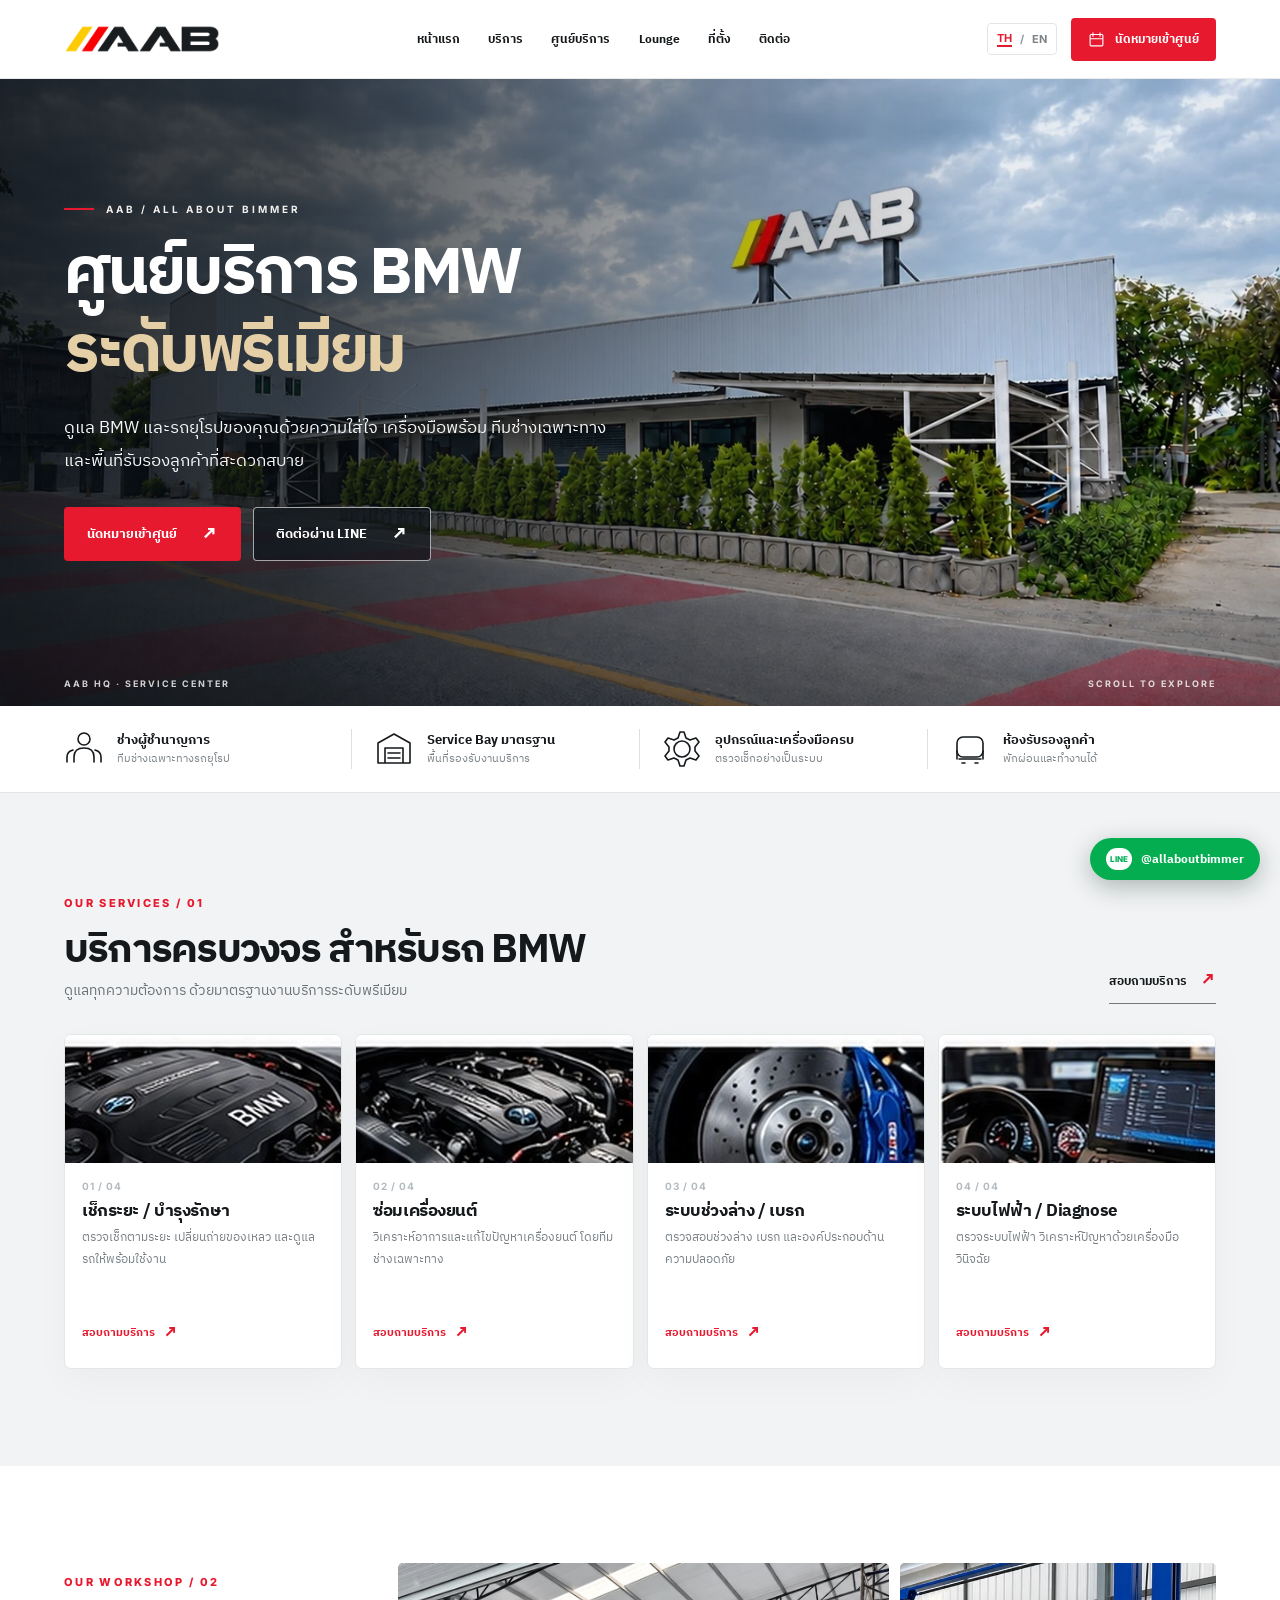
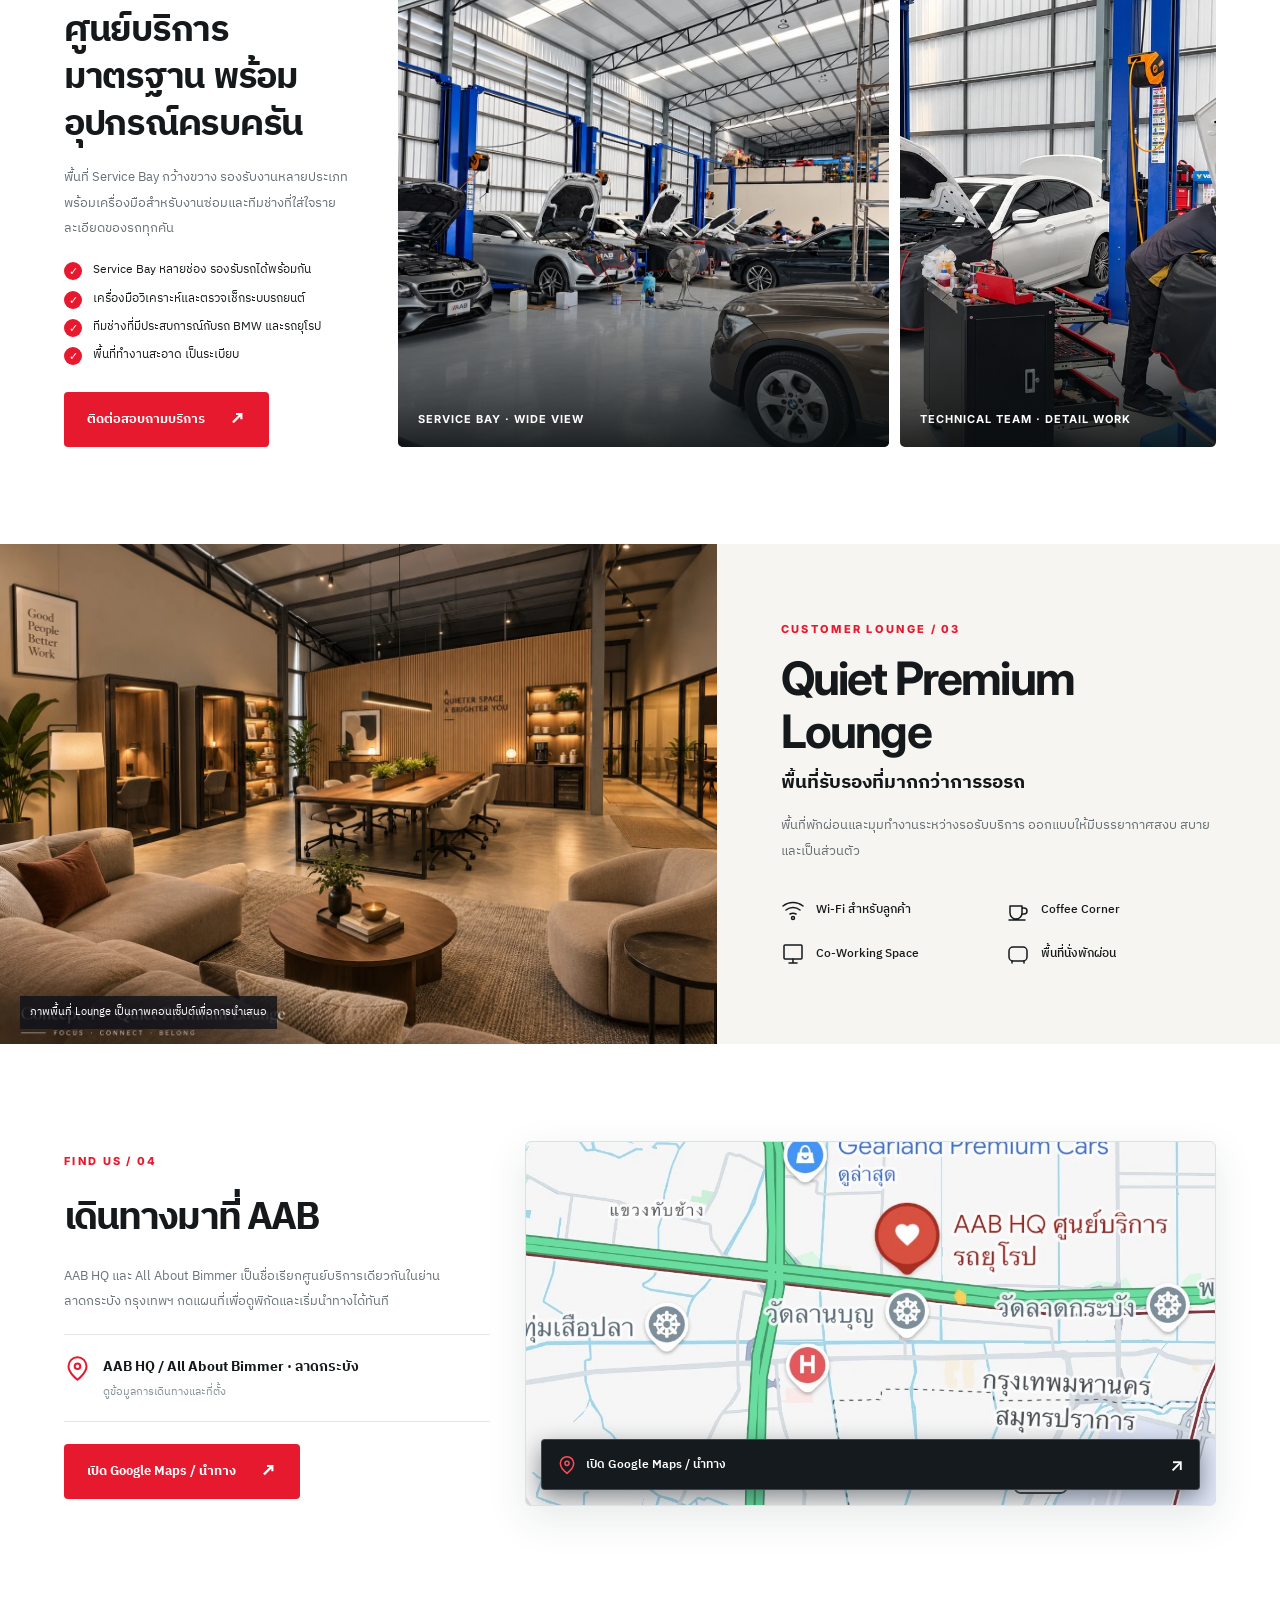
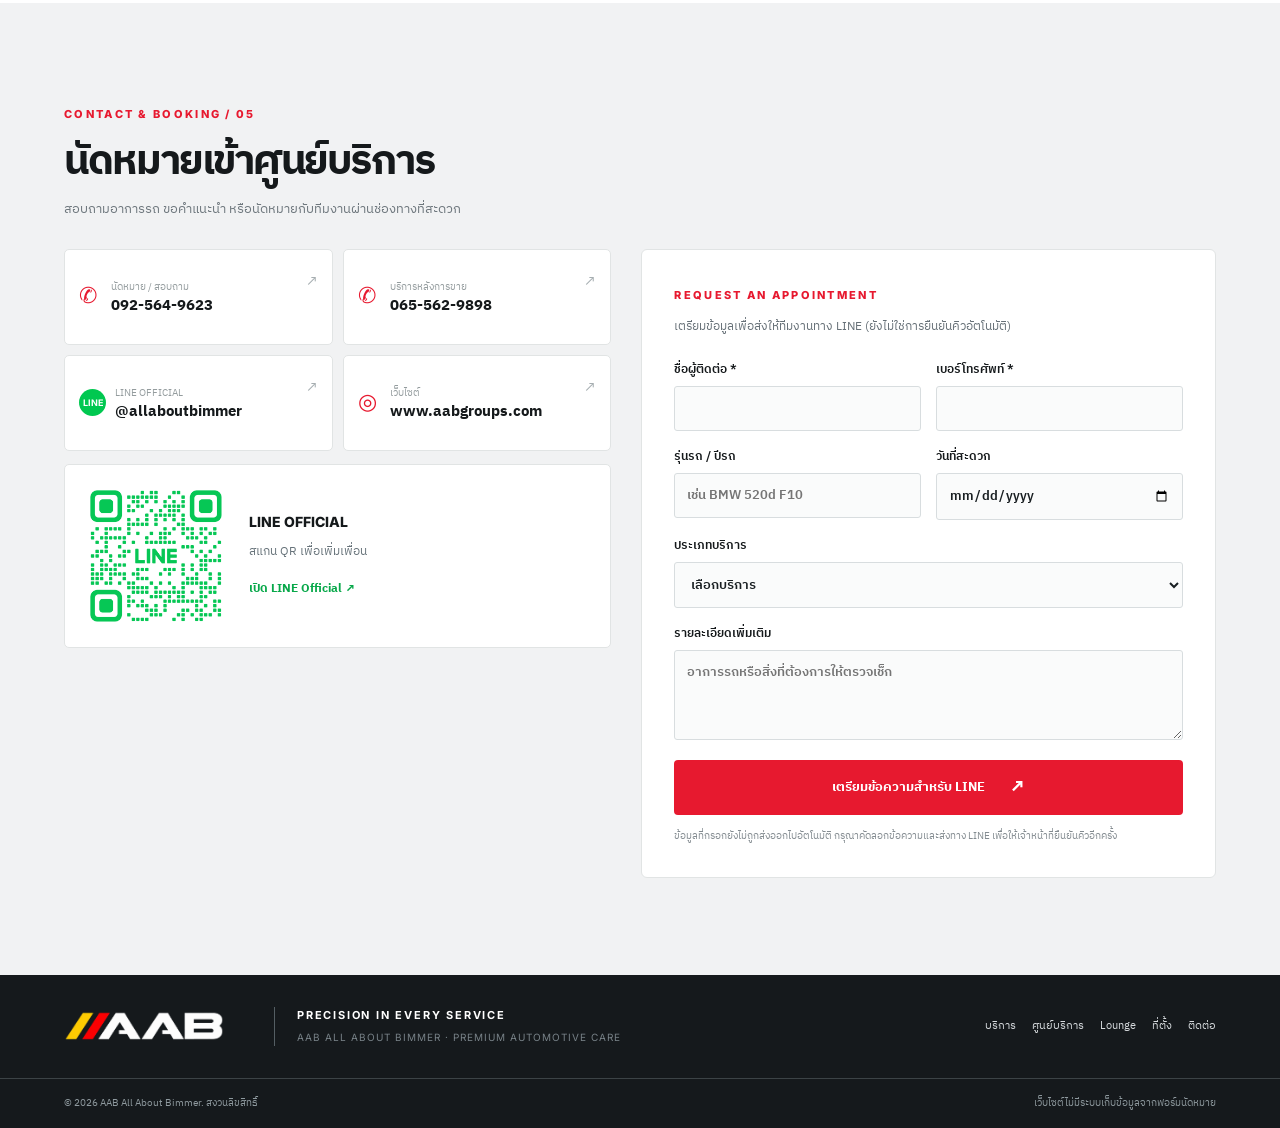
<file: index.html>
<!DOCTYPE html>

<html lang="th">
<head>
<meta charset="utf-8"/><meta content="width=device-width,initial-scale=1" name="viewport"/>
<meta content="#15191b" name="theme-color"/><meta content="AAB All About Bimmer ศูนย์บริการ BMW ย่านลาดกระบัง กรุงเทพฯ เช็กระยะ ซ่อมเครื่องยนต์ ช่วงล่าง เบรก และ Diagnose โทร 092-564-9623 / 065-562-9898" name="description"/>
<title>อู่ BMW ลาดกระบัง | ศูนย์ซ่อม BMW และรถยุโรป – AAB</title>
<link href="https://www.aabgroups.com/th/" rel="canonical"/>
<link href="https://www.aabgroups.com/th/" hreflang="th" rel="alternate"/>
<link href="https://www.aabgroups.com/en/" hreflang="en" rel="alternate"/>
<link href="https://www.aabgroups.com/" hreflang="x-default" rel="alternate"/>
<meta content="website" property="og:type"/><meta content="อู่ BMW ลาดกระบัง | ศูนย์ซ่อม BMW และรถยุโรป – AAB" property="og:title"/><meta content="AAB All About Bimmer ศูนย์บริการ BMW ย่านลาดกระบัง กรุงเทพฯ เช็กระยะ ซ่อมเครื่องยนต์ ช่วงล่าง เบรก และ Diagnose โทร 092-564-9623 / 065-562-9898" property="og:description"/><meta content="https://www.aabgroups.com/assets/building.webp" property="og:image"/>
<link href="assets/favicon.svg" rel="icon" type="image/svg+xml"/>
<link href="https://fonts.googleapis.com" rel="preconnect"/><link crossorigin="" href="https://fonts.gstatic.com" rel="preconnect"/>
<link href="https://fonts.googleapis.com/css2?family=IBM+Plex+Sans+Thai:wght@300;400;500;600;700&amp;family=Inter:wght@400;500;600;700;800&amp;family=Oxanium:wght@300;400;500;600&amp;display=swap" rel="stylesheet"/>
<link href="styles.css" rel="stylesheet"/>
<meta content="AAB All About Bimmer" property="og:site_name"/><meta content="https://www.aabgroups.com/" property="og:url"/><meta content="summary_large_image" name="twitter:card"/><meta content="index,follow,max-image-preview:large" name="robots"/><script type="application/ld+json">{"@context":"https://schema.org","@type":"WebSite","@id":"https://www.aabgroups.com/#website","url":"https://www.aabgroups.com/","name":"AAB All About Bimmer","alternateName":["AAB","AAB HQ","All About Bimmer"],"inLanguage":["th","en"]}</script><script type="application/ld+json">{"@context":"https://schema.org","@type":"AutoRepair","@id":"https://www.aabgroups.com/#business","name":"AAB All About Bimmer","alternateName":["AAB HQ","All About Bimmer","AAB"],"url":"https://www.aabgroups.com/","telephone":["+66925649623","+66655629898"],"image":"https://www.aabgroups.com/assets/building.webp","logo":"https://www.aabgroups.com/assets/aab-logo-dark.png","hasMap":"https://maps.app.goo.gl/waN72775wD7YSY3q7?g_st=ic","address":{"@type":"PostalAddress","addressLocality":"Lat Krabang","addressRegion":"Bangkok","postalCode":"10520","addressCountry":"TH"},"areaServed":[{"@type":"Place","name":"Lat Krabang, Bangkok"},{"@type":"Place","name":"Bangkok, Thailand"}],"sameAs":["https://line.me/R/ti/p/@allaboutbimmer"]}</script><script type="application/ld+json">{"@context":"https://schema.org","@type":"WebPage","@id":"https://www.aabgroups.com/#webpage","url":"https://www.aabgroups.com/","name":"อู่ BMW ลาดกระบัง | ศูนย์ซ่อม BMW และรถยุโรป – AAB","description":"AAB All About Bimmer ศูนย์บริการ BMW ย่านลาดกระบัง กรุงเทพฯ เช็กระยะ ซ่อมเครื่องยนต์ ช่วงล่าง เบรก และ Diagnose โทร 092-564-9623 / 065-562-9898","inLanguage":"th","about":{"@id":"https://www.aabgroups.com/#business"},"isPartOf":{"@id":"https://www.aabgroups.com/#website"}}</script><link as="image" fetchpriority="high" href="assets/building.webp" rel="preload"/></head>
<body data-language="th">
<a class="skip" href="#main">ข้ามไปยังเนื้อหาหลัก</a>
<header class="header" id="top"><div class="container header-inner">
<a aria-label="AAB All About Bimmer home" class="logo" href="#top"><img alt="AAB All About Bimmer" decoding="async" height="300" src="assets/aab-logo-dark.png" width="920"/></a>
<nav aria-label="Main navigation" class="nav" id="primaryNav"><a href="#top">หน้าแรก</a><a href="#services">บริการ</a><a href="#workshop">ศูนย์บริการ</a><a href="#lounge">Lounge</a><a href="#location">ที่ตั้ง</a><a href="#contact">ติดต่อ</a></nav>
<div class="nav-actions"><div aria-label="เลือกภาษา" class="language"><a aria-current='"page"' class="lang-switch active" data-lang="th" href="th/" lang="th">TH</a><span aria-hidden="true">/</span><a class="lang-switch" data-lang="en" href="en/" lang="en">EN</a></div><a class="nav-book" href="#booking"><svg aria-hidden="true" viewbox="0 0 24 24"><rect height="16" rx="1.5" width="18" x="3" y="5"></rect><path d="M7 2v6M17 2v6M3 11h18"></path></svg><span>นัดหมายเข้าศูนย์</span></a><button aria-controls="primaryNav" aria-expanded="false" aria-label="เปิดเมนู" class="nav-toggle" id="navToggle"><span></span><span></span><span></span></button></div>
</div></header>
<main id="main">
<section aria-labelledby="heroTitle" class="hero"><img alt="AAB All About Bimmer exterior service center building" class="hero-image" fetchpriority="high" height="1087" src="assets/building.webp" width="1447"/><div class="hero-shadow"></div><div class="container hero-body"><div class="hero-text"><div class="hero-kicker"><span></span>AAB / ALL ABOUT BIMMER</div><h1 id="heroTitle"><span>ศูนย์บริการ BMW</span><strong>ระดับพรีเมียม</strong></h1><p>ดูแล BMW และรถยุโรปของคุณด้วยความใส่ใจ เครื่องมือพร้อม ทีมช่างเฉพาะทาง และพื้นที่รับรองลูกค้าที่สะดวกสบาย</p><div class="hero-buttons"><a class="button button-red" href="#booking">นัดหมายเข้าศูนย์<span aria-hidden="true">↗</span></a><a class="button button-light" href="https://line.me/R/ti/p/@allaboutbimmer" rel="noopener noreferrer" target="_blank">ติดต่อผ่าน LINE<span aria-hidden="true">↗</span></a></div></div></div><div class="hero-foot container"><span>AAB HQ · SERVICE CENTER</span><span>SCROLL TO EXPLORE</span></div></section>
<section aria-label="Highlights" class="features"><div class="container feature-row">
<div class="feature"><svg aria-hidden="true" viewbox="0 0 40 40"><circle cx="20" cy="10" r="6"></circle><path d="M10 33v-5c0-6 4-9 10-9s10 3 10 9v5M3 33v-5c0-4 2-6 6-7M37 33v-5c0-4-2-6-6-7"></path></svg><div><strong>ช่างผู้ชำนาญการ</strong><span>ทีมช่างเฉพาะทางรถยุโรป</span></div></div>
<div class="feature"><svg aria-hidden="true" viewbox="0 0 40 40"><path d="M4 34V14L20 5l16 9v20H4ZM11 34V19h18v15M14 24h12M14 29h12"></path></svg><div><strong>Service Bay มาตรฐาน</strong><span>พื้นที่รองรับงานบริการ</span></div></div>
<div class="feature"><svg aria-hidden="true" viewbox="0 0 40 40"><circle cx="20" cy="20" r="8"></circle><path d="M18 3h4l2 6 4 2 6-2 3 4-4 5v4l4 5-3 4-6-2-4 2-2 6h-4l-2-6-4-2-6 2-3-4 4-5v-4l-4-5 3-4 6 2 4-2z"></path></svg><div><strong>อุปกรณ์และเครื่องมือครบ</strong><span>ตรวจเช็กอย่างเป็นระบบ</span></div></div>
<div class="feature"><svg aria-hidden="true" viewbox="0 0 40 40"><rect height="20" rx="6" width="26" x="7" y="8"></rect><path d="M7 22v8M33 22v8M9 30h22M12 34h3M25 34h3"></path></svg><div><strong>ห้องรับรองลูกค้า</strong><span>พักผ่อนและทำงานได้</span></div></div>
</div></section>
<section class="services section" id="services"><div class="container"><div class="section-top"><div><span class="eyebrow">OUR SERVICES / 01</span><h2>บริการครบวงจร สำหรับรถ BMW</h2><p class="desc">ดูแลทุกความต้องการ ด้วยมาตรฐานงานบริการระดับพรีเมียม</p></div><a class="outline-link" href="#contact">สอบถามบริการ <span>↗</span></a></div><div class="service-grid">
<article class="service-card"><a aria-label="เช็กระยะ / บำรุงรักษา" class="service-img" href="th/services/bmw-maintenance/"><img alt="เช็กระยะ BMW และบำรุงรักษา | AAB All About Bimmer" decoding="async" height="255" loading="lazy" src="assets/service-1.webp" width="660"/></a><div class="service-content"><span class="service-no">01 / 04</span><h3>เช็กระยะ / บำรุงรักษา</h3><p>ตรวจเช็กตามระยะ เปลี่ยนถ่ายของเหลว และดูแลรถให้พร้อมใช้งาน</p><a aria-label="สอบถามบริการ: เช็กระยะ / บำรุงรักษา" href="th/services/bmw-maintenance/">สอบถามบริการ <span aria-hidden="true">↗</span></a></div></article><article class="service-card"><a aria-label="ซ่อมเครื่องยนต์" class="service-img" href="th/services/bmw-engine-repair/"><img alt="ซ่อมเครื่องยนต์ BMW | AAB All About Bimmer" decoding="async" height="255" loading="lazy" src="assets/service-2.webp" width="660"/></a><div class="service-content"><span class="service-no">02 / 04</span><h3>ซ่อมเครื่องยนต์</h3><p>วิเคราะห์อาการและแก้ไขปัญหาเครื่องยนต์ โดยทีมช่างเฉพาะทาง</p><a aria-label="สอบถามบริการ: ซ่อมเครื่องยนต์" href="th/services/bmw-engine-repair/">สอบถามบริการ <span aria-hidden="true">↗</span></a></div></article><article class="service-card"><a aria-label="ระบบช่วงล่าง / เบรก" class="service-img" href="th/services/bmw-suspension-brakes/"><img alt="ช่วงล่าง BMW และระบบเบรก | AAB All About Bimmer" decoding="async" height="255" loading="lazy" src="assets/service-3.webp" width="660"/></a><div class="service-content"><span class="service-no">03 / 04</span><h3>ระบบช่วงล่าง / เบรก</h3><p>ตรวจสอบช่วงล่าง เบรก และองค์ประกอบด้านความปลอดภัย</p><a aria-label="สอบถามบริการ: ระบบช่วงล่าง / เบรก" href="th/services/bmw-suspension-brakes/">สอบถามบริการ <span aria-hidden="true">↗</span></a></div></article><article class="service-card"><a aria-label="ระบบไฟฟ้า / Diagnose" class="service-img" href="th/services/bmw-electrical-diagnostics/"><img alt="วิเคราะห์ระบบไฟฟ้า BMW / Diagnose | AAB All About Bimmer" decoding="async" height="255" loading="lazy" src="assets/service-4.webp" width="660"/></a><div class="service-content"><span class="service-no">04 / 04</span><h3>ระบบไฟฟ้า / Diagnose</h3><p>ตรวจระบบไฟฟ้า วิเคราะห์ปัญหาด้วยเครื่องมือวินิจฉัย</p><a aria-label="สอบถามบริการ: ระบบไฟฟ้า / Diagnose" href="th/services/bmw-electrical-diagnostics/">สอบถามบริการ <span aria-hidden="true">↗</span></a></div></article>
</div></div></section>
<section class="workshop section" id="workshop"><div class="container workshop-layout"><div class="workshop-intro"><span class="eyebrow">OUR WORKSHOP / 02</span><h2>ศูนย์บริการมาตรฐาน พร้อมอุปกรณ์ครบครัน</h2><p>พื้นที่ Service Bay กว้างขวาง รองรับงานหลายประเภท พร้อมเครื่องมือสำหรับงานซ่อมและทีมช่างที่ใส่ใจรายละเอียดของรถทุกคัน</p><ul class="checks"><li><span aria-hidden="true">✓</span>Service Bay หลายช่อง รองรับรถได้พร้อมกัน</li><li><span aria-hidden="true">✓</span>เครื่องมือวิเคราะห์และตรวจเช็กระบบรถยนต์</li><li><span aria-hidden="true">✓</span>ทีมช่างที่มีประสบการณ์กับรถ BMW และรถยุโรป</li><li><span aria-hidden="true">✓</span>พื้นที่ทำงานสะอาด เป็นระเบียบ</li></ul><a class="button button-red" href="#contact">ติดต่อสอบถามบริการ <span>↗</span></a></div><div class="workshop-photos"><figure class="bay bay-a"><img alt="AAB workshop, spacious service bays and vehicles" height="1086" loading="lazy" src="assets/workshop-wide.webp" width="1448"/><figcaption>SERVICE BAY · WIDE VIEW</figcaption></figure><figure class="bay bay-b"><img alt="Technician servicing vehicles at AAB" height="863" loading="lazy" src="assets/workshop-close.webp" width="1536"/><figcaption>TECHNICAL TEAM · DETAIL WORK</figcaption></figure></div></div></section>
<section class="lounge" id="lounge"><div class="lounge-visual"><img alt="AAB Quiet Premium Lounge concept interior" height="1086" loading="lazy" src="assets/lounge-concept.webp" width="1448"/><span class="concept-badge">ภาพพื้นที่ Lounge เป็นภาพคอนเซ็ปต์เพื่อการนำเสนอ</span></div><div class="lounge-copy"><span class="eyebrow">CUSTOMER LOUNGE / 03</span><h2>Quiet Premium Lounge</h2><h3>พื้นที่รับรองที่มากกว่าการรอรถ</h3><p>พื้นที่พักผ่อนและมุมทำงานระหว่างรอรับบริการ ออกแบบให้มีบรรยากาศสงบ สบาย และเป็นส่วนตัว</p><div class="amenities"><div><svg viewbox="0 0 24 24"><path d="M2 8a16 16 0 0 1 20 0M5 12a11 11 0 0 1 14 0M9 16a6 6 0 0 1 6 0"></path><circle cx="12" cy="20" r="1.5"></circle></svg>Wi-Fi สำหรับลูกค้า</div><div><svg viewbox="0 0 24 24"><path d="M4 8h12v7a6 6 0 0 1-12 0V8ZM16 10h2a3 3 0 0 1 0 6h-2M3 22h16"></path></svg>Coffee Corner</div><div><svg viewbox="0 0 24 24"><rect height="14" rx="1" width="18" x="3" y="3"></rect><path d="M8 21h8M12 17v4"></path></svg>Co-Working Space</div><div><svg viewbox="0 0 24 24"><rect height="14" rx="4" width="18" x="3" y="5"></rect><path d="M6 19v2M18 19v2"></path></svg>พื้นที่นั่งพักผ่อน</div></div></div></section>
<section class="location section" id="location"><div class="container location-layout"><div class="location-text"><span class="eyebrow">FIND US / 04</span><h2>เดินทางมาที่ AAB</h2><p>AAB HQ และ All About Bimmer เป็นชื่อเรียกศูนย์บริการเดียวกันในย่านลาดกระบัง กรุงเทพฯ กดแผนที่เพื่อดูพิกัดและเริ่มนำทางได้ทันที</p><div class="location-pin"><svg aria-hidden="true" viewbox="0 0 24 24"><path d="M20 10c0 6-8 12-8 12S4 16 4 10a8 8 0 0 1 16 0Z"></path><circle cx="12" cy="10" r="2.5"></circle></svg><div><strong>AAB HQ / All About Bimmer · ลาดกระบัง</strong><small><a href="th/location/">ดูข้อมูลการเดินทางและที่ตั้ง</a></small></div></div><a class="button button-red" href="https://maps.app.goo.gl/waN72775wD7YSY3q7?g_st=ic" rel="noopener noreferrer" target="_blank">เปิด Google Maps / นำทาง<span>↗</span></a></div><div class="map-embed" role="group" aria-label="Google Maps แผนที่ AAB HQ — All About Bimmer ลาดกระบัง">
<iframe title="Google Maps แผนที่ AAB HQ — All About Bimmer ลาดกระบัง" src="https://www.google.com/maps?q=AAB+HQ+%E0%B8%A8%E0%B8%B9%E0%B8%99%E0%B8%A2%E0%B9%8C%E0%B8%9A%E0%B8%A3%E0%B8%B4%E0%B8%81%E0%B8%B2%E0%B8%A3%E0%B8%A3%E0%B8%96%E0%B8%A2%E0%B8%B8%E0%B9%82%E0%B8%A3%E0%B8%9B+%E0%B8%A5%E0%B8%B2%E0%B8%94%E0%B8%81%E0%B8%A3%E0%B8%B0%E0%B8%9A%E0%B8%B1%E0%B8%87+%E0%B8%81%E0%B8%A3%E0%B8%B8%E0%B8%87%E0%B9%80%E0%B8%97%E0%B8%9E%E0%B8%A1%E0%B8%AB%E0%B8%B2%E0%B8%99%E0%B8%84%E0%B8%A3&z=16&hl=th&output=embed" width="1146" height="635" loading="lazy" allowfullscreen referrerpolicy="no-referrer-when-downgrade"></iframe>
<a class="map-embed-open" href="https://maps.app.goo.gl/waN72775wD7YSY3q7?g_st=ic" target="_blank" rel="noopener noreferrer" aria-label="เปิด Google Maps / นำทาง"><svg viewBox="0 0 24 24" aria-hidden="true"><path d="M20 10c0 6-8 12-8 12S4 16 4 10a8 8 0 0 1 16 0Z"/><circle cx="12" cy="10" r="2.5"/></svg>เปิด Google Maps / นำทาง<span aria-hidden="true">↗</span></a>
</div></div></section>
<section class="contact section" id="contact"><div class="container"><div class="contact-title"><span class="eyebrow">CONTACT &amp; BOOKING / 05</span><h2>นัดหมายเข้าศูนย์บริการ</h2><p>สอบถามอาการรถ ขอคำแนะนำ หรือนัดหมายกับทีมงานผ่านช่องทางที่สะดวก</p></div><div class="contact-grid"><div class="contact-details">
<div class="contact-methods"><a href="tel:+66925649623"><span class="method-icon">✆</span><span><small>นัดหมาย / สอบถาม</small><strong>092-564-9623</strong></span><span class="method-arrow">↗</span></a><a href="tel:+66655629898"><span class="method-icon">✆</span><span><small>บริการหลังการขาย</small><strong>065-562-9898</strong></span><span class="method-arrow">↗</span></a><a href="https://line.me/R/ti/p/@allaboutbimmer" rel="noopener noreferrer" target="_blank"><span class="method-icon line-icon">LINE</span><span><small>LINE OFFICIAL</small><strong>@allaboutbimmer</strong></span><span class="method-arrow">↗</span></a><a href="https://www.aabgroups.com/"><span class="method-icon">◎</span><span><small>เว็บไซต์</small><strong>www.aabgroups.com</strong></span><span class="method-arrow">↗</span></a></div>
<a class="qr-panel" href="https://line.me/R/ti/p/@allaboutbimmer" rel="noopener noreferrer" target="_blank"><img alt="LINE Official AAB QR code" height="540" loading="lazy" src="assets/line-official-qr.png" width="540"/><div><strong>LINE OFFICIAL</strong><p>สแกน QR เพื่อเพิ่มเพื่อน</p><span>เปิด LINE Official ↗</span></div></a></div>
<div class="booking" id="booking"><div class="booking-head"><span class="eyebrow">REQUEST AN APPOINTMENT</span><p>เตรียมข้อมูลเพื่อส่งให้ทีมงานทาง LINE (ยังไม่ใช่การยืนยันคิวอัตโนมัติ)</p></div><form id="bookingForm" novalidate=""><div class="fields"><label>ชื่อผู้ติดต่อ *<input autocomplete="name" maxlength="80" name="customer" required=""/></label><label>เบอร์โทรศัพท์ *<input autocomplete="tel" inputmode="tel" maxlength="30" name="phone" required="" type="tel"/></label><label>รุ่นรถ / ปีรถ<input maxlength="100" name="vehicle" placeholder="เช่น BMW 520d F10"/></label><label>วันที่สะดวก<input name="date" type="date"/></label><label class="full">ประเภทบริการ<select name="service"><option value="">เลือกบริการ</option><option>เช็กระยะ / บำรุงรักษา</option><option>ซ่อมเครื่องยนต์</option><option>ระบบช่วงล่าง / เบรก</option><option>ระบบไฟฟ้า / Diagnose</option><option>อื่น ๆ</option></select></label><label class="full">รายละเอียดเพิ่มเติม<textarea maxlength="1200" name="details" placeholder="อาการรถหรือสิ่งที่ต้องการให้ตรวจเช็ก" rows="3"></textarea></label></div><button class="button button-red booking-submit" type="submit">เตรียมข้อความสำหรับ LINE <span>↗</span></button><small class="disclaimer">ข้อมูลที่กรอกยังไม่ถูกส่งออกไปอัตโนมัติ กรุณาคัดลอกข้อความและส่งทาง LINE เพื่อให้เจ้าหน้าที่ยืนยันคิวอีกครั้ง</small></form><div class="prepared" hidden="" id="bookingResult"><h3>ข้อความสำหรับส่งนัดหมาย</h3><textarea id="bookingMessage" readonly="" rows="9"></textarea><div class="prepared-actions"><button class="button button-dark" id="copyMessage" type="button">คัดลอกข้อความ</button><a class="button button-red" href="https://line.me/R/ti/p/@allaboutbimmer" rel="noopener noreferrer" target="_blank">เปิด LINE เพื่อส่งข้อความ <span>↗</span></a></div><p id="copyFeedback" role="status"></p></div></div></div></div></section>
</main>
<footer class="footer"><div class="container footer-top"><a class="footer-brand" href="#top"><img alt="AAB All About Bimmer" height="300" src="assets/aab-logo-white.png" width="920"/></a><p>PRECISION IN EVERY SERVICE<small>AAB ALL ABOUT BIMMER · PREMIUM AUTOMOTIVE CARE</small></p><nav aria-label="Footer navigation"><a href="#services">บริการ</a><a href="#workshop">ศูนย์บริการ</a><a href="#lounge">Lounge</a><a href="#location">ที่ตั้ง</a><a href="#contact">ติดต่อ</a></nav></div><div class="container footer-bottom"><span>© <span id="year">2026</span> AAB All About Bimmer. สงวนลิขสิทธิ์</span><span>เว็บไซต์ไม่มีระบบเก็บข้อมูลจากฟอร์มนัดหมาย</span></div></footer>
<a aria-label="เปิด LINE Official" class="float-line" href="https://line.me/R/ti/p/@allaboutbimmer" rel="noopener noreferrer" target="_blank"><span>LINE</span> <b>@allaboutbimmer</b></a>
<script>window.AAB_I18N={"form_msg_intro": "สวัสดีครับ/ค่ะ ต้องการสอบถามและนัดหมายรับบริการที่ AAB", "form_msg_name": "ชื่อ", "form_msg_phone": "โทรศัพท์", "form_msg_model": "รุ่นรถ", "form_msg_date": "วันที่สะดวก", "form_msg_service": "บริการ", "form_msg_details": "รายละเอียด", "form_msg_end": "รบกวนทีมงานติดต่อกลับเพื่อยืนยันนัดหมาย ขอบคุณครับ/ค่ะ", "not_specified": "ไม่ระบุ", "copy_done": "คัดลอกข้อความแล้ว", "copy_fail": "เลือกข้อความไว้แล้ว กรุณาคัดลอกด้วยตนเอง"};</script><script defer="" src="script.js"></script>
</body></html>
</file>
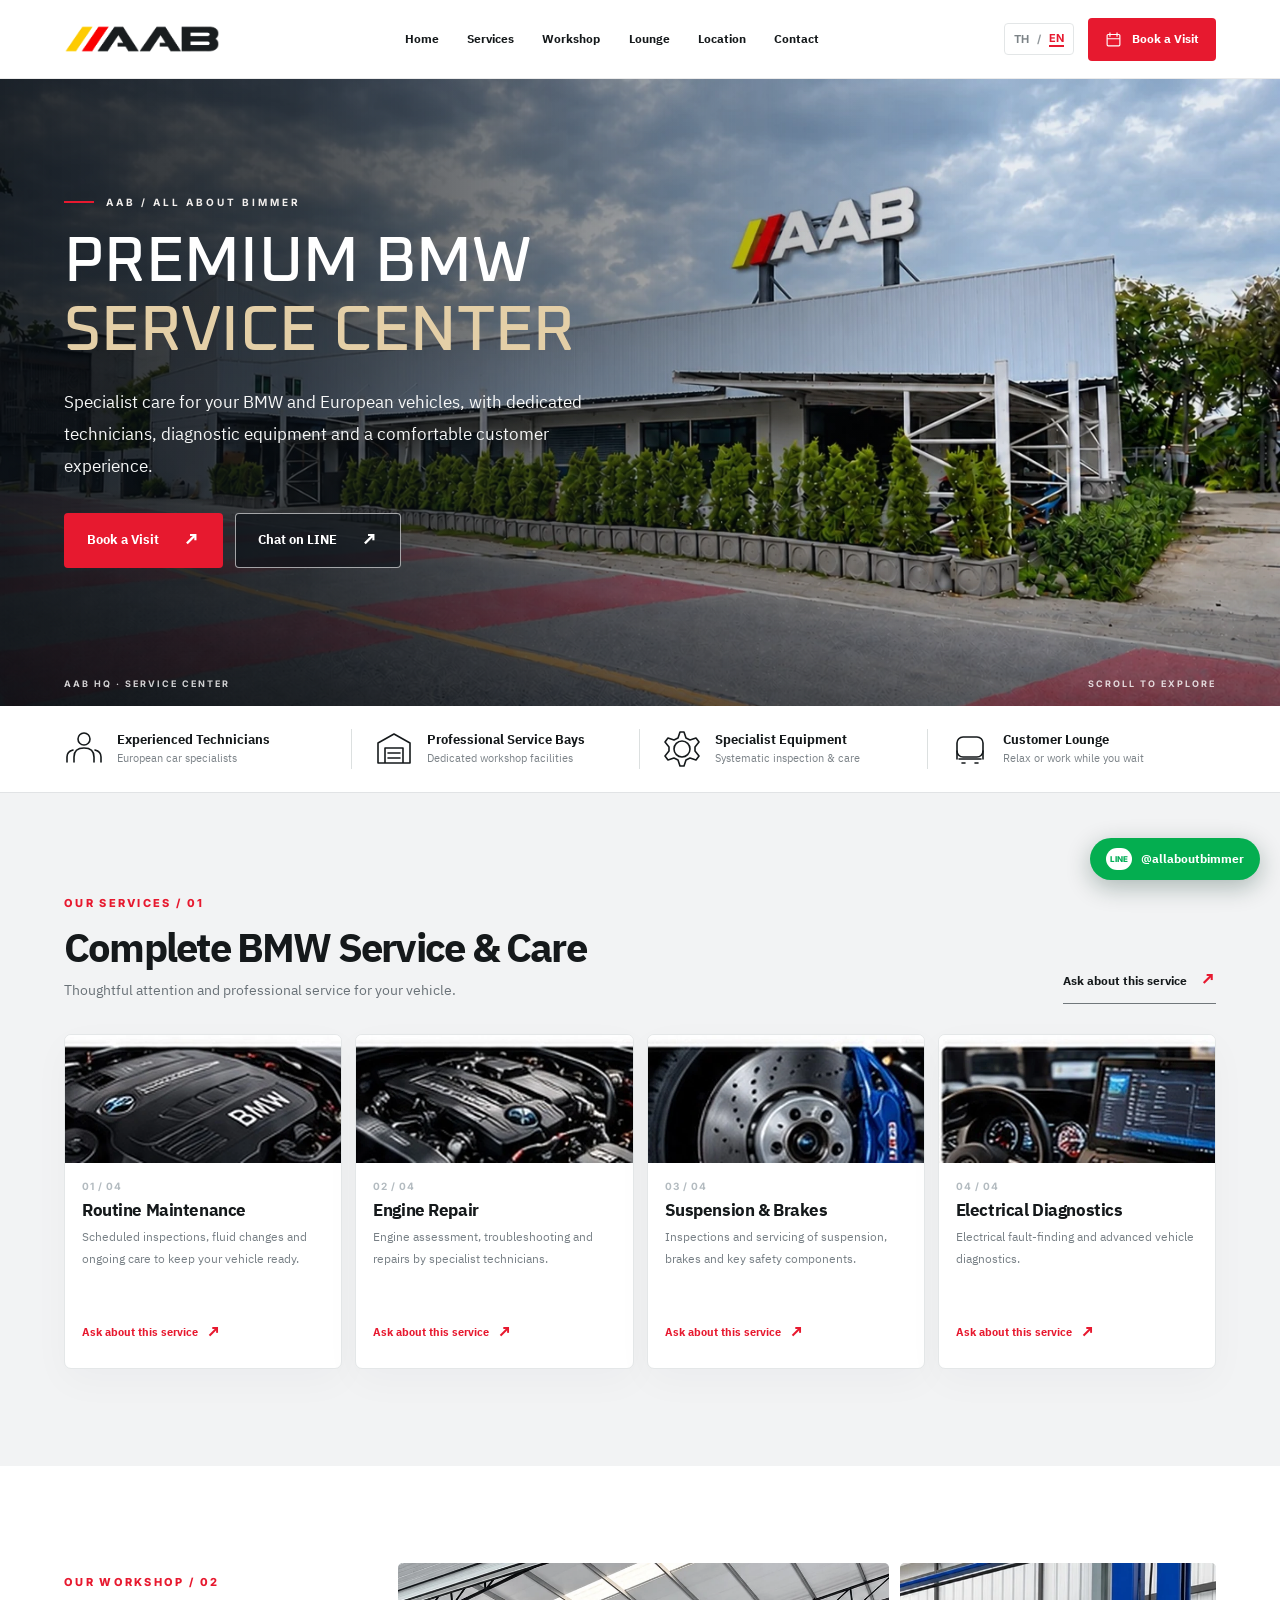
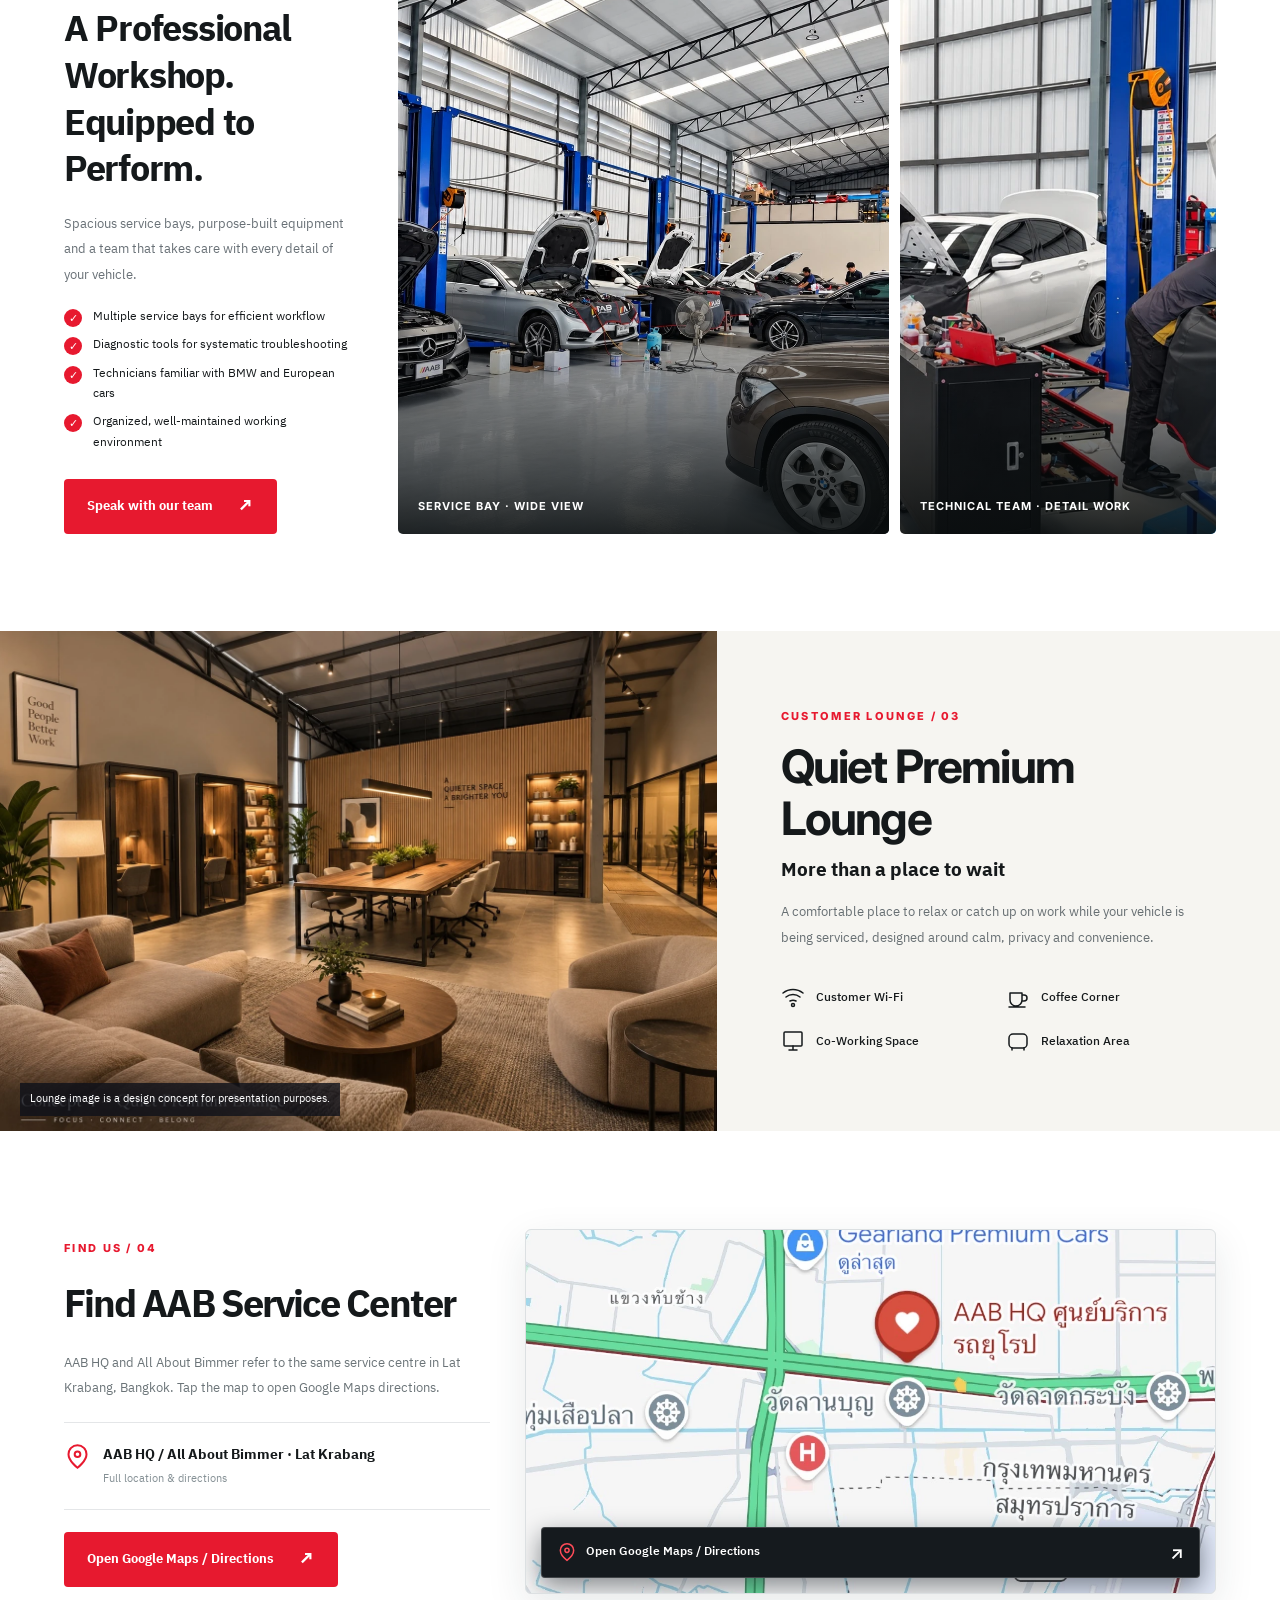
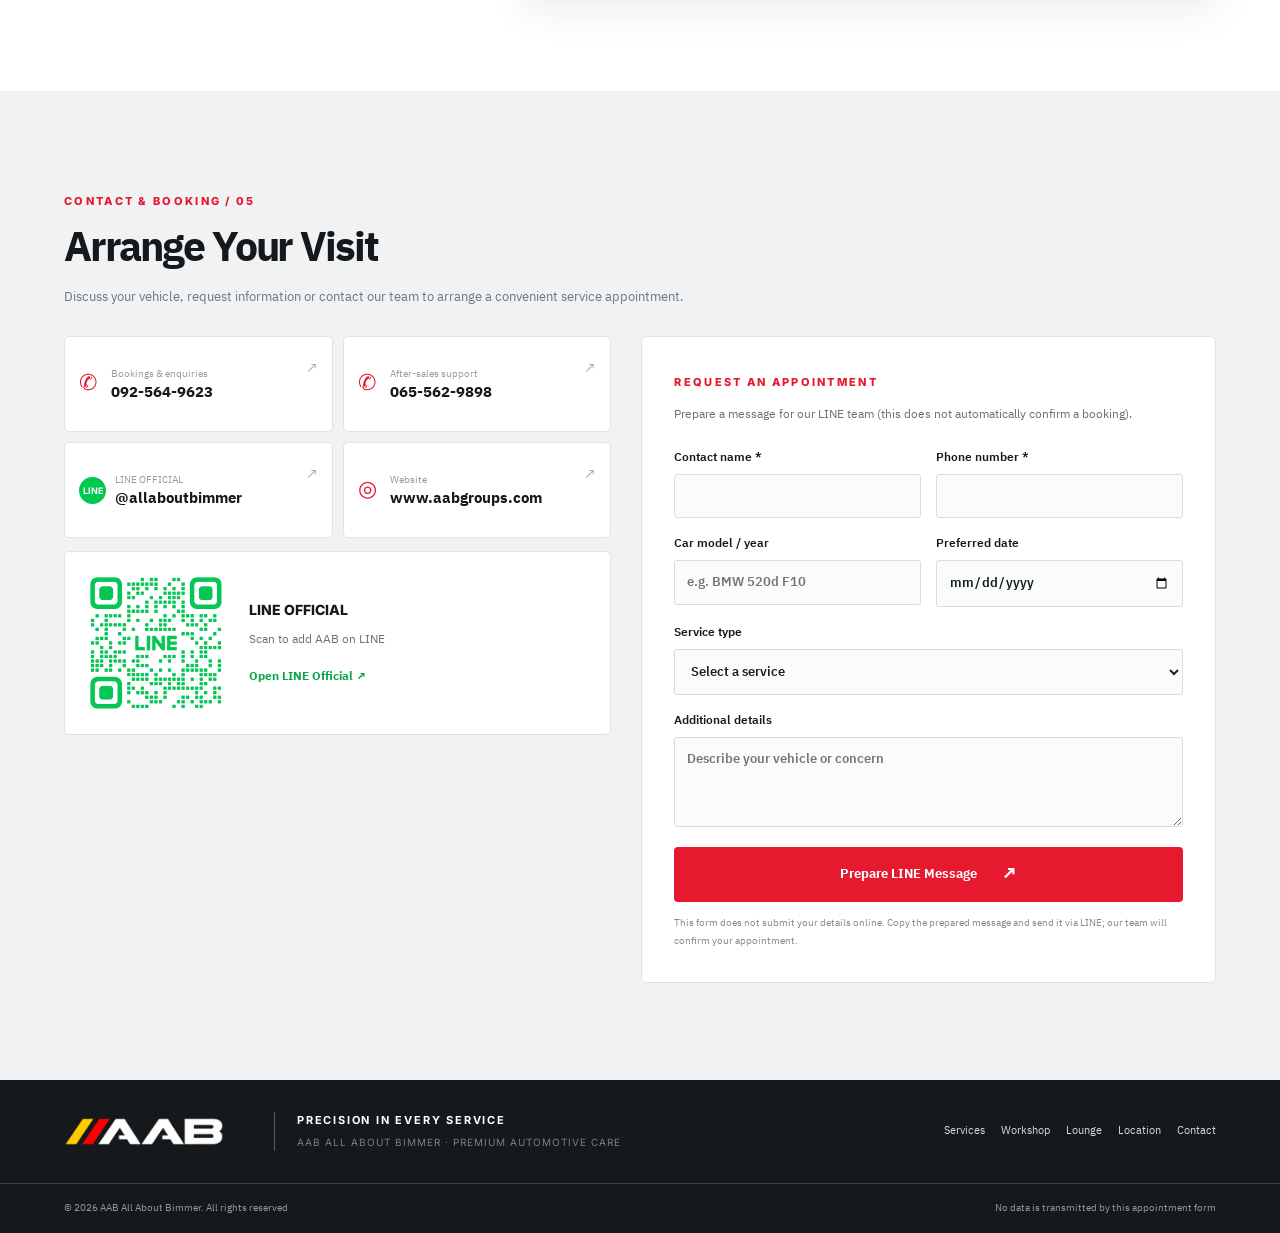
<file: en/index.html>
<!DOCTYPE html>

<html lang="en">
<head>
<meta charset="utf-8"/><meta content="width=device-width,initial-scale=1" name="viewport"/>
<meta content="#15191b" name="theme-color"/><meta content="AAB All About Bimmer: BMW service, scheduled maintenance, engine diagnosis, brakes and suspension in Lat Krabang, Bangkok. Call +66 92 564 9623." name="description"/>
<title>BMW Service &amp; Repair in Lat Krabang, Bangkok | AAB</title>
<link href="https://www.aabgroups.com/en/" rel="canonical"/>
<link href="https://www.aabgroups.com/th/" hreflang="th" rel="alternate"/>
<link href="https://www.aabgroups.com/en/" hreflang="en" rel="alternate"/>
<link href="https://www.aabgroups.com/" hreflang="x-default" rel="alternate"/>
<meta content="website" property="og:type"/><meta content="BMW Service &amp; Repair in Lat Krabang, Bangkok | AAB" property="og:title"/><meta content="AAB All About Bimmer: BMW service, scheduled maintenance, engine diagnosis, brakes and suspension in Lat Krabang, Bangkok. Call +66 92 564 9623." property="og:description"/><meta content="https://www.aabgroups.com/assets/building.webp" property="og:image"/>
<link href="../assets/favicon.svg" rel="icon" type="image/svg+xml"/>
<link href="https://fonts.googleapis.com" rel="preconnect"/><link crossorigin="" href="https://fonts.gstatic.com" rel="preconnect"/>
<link href="https://fonts.googleapis.com/css2?family=IBM+Plex+Sans+Thai:wght@300;400;500;600;700&amp;family=Inter:wght@400;500;600;700;800&amp;family=Oxanium:wght@300;400;500;600&amp;display=swap" rel="stylesheet"/>
<link href="../styles.css" rel="stylesheet"/>
<meta content="AAB All About Bimmer" property="og:site_name"/><meta content="https://www.aabgroups.com/en/" property="og:url"/><meta content="summary_large_image" name="twitter:card"/><meta content="index,follow,max-image-preview:large" name="robots"/><script type="application/ld+json">{"@context":"https://schema.org","@type":"AutoRepair","@id":"https://www.aabgroups.com/#business","name":"AAB All About Bimmer","alternateName":["AAB HQ","All About Bimmer","AAB"],"url":"https://www.aabgroups.com/","telephone":["+66925649623","+66655629898"],"image":"https://www.aabgroups.com/assets/building.webp","logo":"https://www.aabgroups.com/assets/aab-logo-dark.png","hasMap":"https://maps.app.goo.gl/waN72775wD7YSY3q7?g_st=ic","address":{"@type":"PostalAddress","addressLocality":"Lat Krabang","addressRegion":"Bangkok","postalCode":"10520","addressCountry":"TH"},"areaServed":[{"@type":"Place","name":"Lat Krabang, Bangkok"},{"@type":"Place","name":"Bangkok, Thailand"}],"sameAs":["https://line.me/R/ti/p/@allaboutbimmer"]}</script><script type="application/ld+json">{"@context":"https://schema.org","@type":"WebPage","@id":"https://www.aabgroups.com/en/#webpage","url":"https://www.aabgroups.com/en/","name":"BMW Service & Repair in Lat Krabang, Bangkok | AAB","description":"AAB All About Bimmer: BMW service, scheduled maintenance, engine diagnosis, brakes and suspension in Lat Krabang, Bangkok. Call +66 92 564 9623.","inLanguage":"en","about":{"@id":"https://www.aabgroups.com/#business"},"isPartOf":{"@id":"https://www.aabgroups.com/#website"}}</script><link as="image" fetchpriority="high" href="../assets/building.webp" rel="preload"/></head>
<body data-language="en">
<a class="skip" href="#main">Skip to main content</a>
<header class="header" id="top"><div class="container header-inner">
<a aria-label="AAB All About Bimmer home" class="logo" href="#top"><img alt="AAB All About Bimmer" decoding="async" height="300" src="../assets/aab-logo-dark.png" width="920"/></a>
<nav aria-label="Main navigation" class="nav" id="primaryNav"><a href="#top">Home</a><a href="#services">Services</a><a href="#workshop">Workshop</a><a href="#lounge">Lounge</a><a href="#location">Location</a><a href="#contact">Contact</a></nav>
<div class="nav-actions"><div aria-label="Choose language" class="language"><a class="lang-switch" data-lang="th" href="../th/" lang="th">TH</a><span aria-hidden="true">/</span><a aria-current='"page"' class="lang-switch active" data-lang="en" href="../en/" lang="en">EN</a></div><a class="nav-book" href="#booking"><svg aria-hidden="true" viewbox="0 0 24 24"><rect height="16" rx="1.5" width="18" x="3" y="5"></rect><path d="M7 2v6M17 2v6M3 11h18"></path></svg><span>Book a Visit</span></a><button aria-controls="primaryNav" aria-expanded="false" aria-label="Open menu" class="nav-toggle" id="navToggle"><span></span><span></span><span></span></button></div>
</div></header>
<main id="main">
<section aria-labelledby="heroTitle" class="hero"><img alt="AAB All About Bimmer exterior service center building" class="hero-image" fetchpriority="high" height="1087" src="../assets/building.webp" width="1447"/><div class="hero-shadow"></div><div class="container hero-body"><div class="hero-text"><div class="hero-kicker"><span></span>AAB / ALL ABOUT BIMMER</div><h1 id="heroTitle"><span>PREMIUM BMW</span><strong>SERVICE CENTER</strong></h1><p>Specialist care for your BMW and European vehicles, with dedicated technicians, diagnostic equipment and a comfortable customer experience.</p><div class="hero-buttons"><a class="button button-red" href="#booking">Book a Visit<span aria-hidden="true">↗</span></a><a class="button button-light" href="https://line.me/R/ti/p/@allaboutbimmer" rel="noopener noreferrer" target="_blank">Chat on LINE<span aria-hidden="true">↗</span></a></div></div></div><div class="hero-foot container"><span>AAB HQ · SERVICE CENTER</span><span>SCROLL TO EXPLORE</span></div></section>
<section aria-label="Highlights" class="features"><div class="container feature-row">
<div class="feature"><svg aria-hidden="true" viewbox="0 0 40 40"><circle cx="20" cy="10" r="6"></circle><path d="M10 33v-5c0-6 4-9 10-9s10 3 10 9v5M3 33v-5c0-4 2-6 6-7M37 33v-5c0-4-2-6-6-7"></path></svg><div><strong>Experienced Technicians</strong><span>European car specialists</span></div></div>
<div class="feature"><svg aria-hidden="true" viewbox="0 0 40 40"><path d="M4 34V14L20 5l16 9v20H4ZM11 34V19h18v15M14 24h12M14 29h12"></path></svg><div><strong>Professional Service Bays</strong><span>Dedicated workshop facilities</span></div></div>
<div class="feature"><svg aria-hidden="true" viewbox="0 0 40 40"><circle cx="20" cy="20" r="8"></circle><path d="M18 3h4l2 6 4 2 6-2 3 4-4 5v4l4 5-3 4-6-2-4 2-2 6h-4l-2-6-4-2-6 2-3-4 4-5v-4l-4-5 3-4 6 2 4-2z"></path></svg><div><strong>Specialist Equipment</strong><span>Systematic inspection &amp; care</span></div></div>
<div class="feature"><svg aria-hidden="true" viewbox="0 0 40 40"><rect height="20" rx="6" width="26" x="7" y="8"></rect><path d="M7 22v8M33 22v8M9 30h22M12 34h3M25 34h3"></path></svg><div><strong>Customer Lounge</strong><span>Relax or work while you wait</span></div></div>
</div></section>
<section class="services section" id="services"><div class="container"><div class="section-top"><div><span class="eyebrow">OUR SERVICES / 01</span><h2>Complete BMW Service &amp; Care</h2><p class="desc">Thoughtful attention and professional service for your vehicle.</p></div><a class="outline-link" href="#contact">Ask about this service <span>↗</span></a></div><div class="service-grid">
<article class="service-card"><a aria-label="Routine Maintenance" class="service-img" href="services/bmw-maintenance/"><img alt="BMW Maintenance &amp; Scheduled Service | AAB All About Bimmer" decoding="async" height="255" loading="lazy" src="../assets/service-1.webp" width="660"/></a><div class="service-content"><span class="service-no">01 / 04</span><h3>Routine Maintenance</h3><p>Scheduled inspections, fluid changes and ongoing care to keep your vehicle ready.</p><a aria-label="Ask about this service: Routine Maintenance" href="services/bmw-maintenance/">Ask about this service <span aria-hidden="true">↗</span></a></div></article><article class="service-card"><a aria-label="Engine Repair" class="service-img" href="services/bmw-engine-repair/"><img alt="BMW Engine Diagnosis &amp; Repair | AAB All About Bimmer" decoding="async" height="255" loading="lazy" src="../assets/service-2.webp" width="660"/></a><div class="service-content"><span class="service-no">02 / 04</span><h3>Engine Repair</h3><p>Engine assessment, troubleshooting and repairs by specialist technicians.</p><a aria-label="Ask about this service: Engine Repair" href="services/bmw-engine-repair/">Ask about this service <span aria-hidden="true">↗</span></a></div></article><article class="service-card"><a aria-label="Suspension &amp; Brakes" class="service-img" href="services/bmw-suspension-brakes/"><img alt="BMW Suspension &amp; Brake Inspection | AAB All About Bimmer" decoding="async" height="255" loading="lazy" src="../assets/service-3.webp" width="660"/></a><div class="service-content"><span class="service-no">03 / 04</span><h3>Suspension &amp; Brakes</h3><p>Inspections and servicing of suspension, brakes and key safety components.</p><a aria-label="Ask about this service: Suspension &amp; Brakes" href="services/bmw-suspension-brakes/">Ask about this service <span aria-hidden="true">↗</span></a></div></article><article class="service-card"><a aria-label="Electrical Diagnostics" class="service-img" href="services/bmw-electrical-diagnostics/"><img alt="BMW Diagnostics &amp; Electrical Systems | AAB All About Bimmer" decoding="async" height="255" loading="lazy" src="../assets/service-4.webp" width="660"/></a><div class="service-content"><span class="service-no">04 / 04</span><h3>Electrical Diagnostics</h3><p>Electrical fault-finding and advanced vehicle diagnostics.</p><a aria-label="Ask about this service: Electrical Diagnostics" href="services/bmw-electrical-diagnostics/">Ask about this service <span aria-hidden="true">↗</span></a></div></article>
</div></div></section>
<section class="workshop section" id="workshop"><div class="container workshop-layout"><div class="workshop-intro"><span class="eyebrow">OUR WORKSHOP / 02</span><h2>A Professional Workshop. Equipped to Perform.</h2><p>Spacious service bays, purpose-built equipment and a team that takes care with every detail of your vehicle.</p><ul class="checks"><li><span aria-hidden="true">✓</span>Multiple service bays for efficient workflow</li><li><span aria-hidden="true">✓</span>Diagnostic tools for systematic troubleshooting</li><li><span aria-hidden="true">✓</span>Technicians familiar with BMW and European cars</li><li><span aria-hidden="true">✓</span>Organized, well-maintained working environment</li></ul><a class="button button-red" href="#contact">Speak with our team <span>↗</span></a></div><div class="workshop-photos"><figure class="bay bay-a"><img alt="AAB workshop, spacious service bays and vehicles" height="1086" loading="lazy" src="../assets/workshop-wide.webp" width="1448"/><figcaption>SERVICE BAY · WIDE VIEW</figcaption></figure><figure class="bay bay-b"><img alt="Technician servicing vehicles at AAB" height="863" loading="lazy" src="../assets/workshop-close.webp" width="1536"/><figcaption>TECHNICAL TEAM · DETAIL WORK</figcaption></figure></div></div></section>
<section class="lounge" id="lounge"><div class="lounge-visual"><img alt="AAB Quiet Premium Lounge concept interior" height="1086" loading="lazy" src="../assets/lounge-concept.webp" width="1448"/><span class="concept-badge">Lounge image is a design concept for presentation purposes.</span></div><div class="lounge-copy"><span class="eyebrow">CUSTOMER LOUNGE / 03</span><h2>Quiet Premium Lounge</h2><h3>More than a place to wait</h3><p>A comfortable place to relax or catch up on work while your vehicle is being serviced, designed around calm, privacy and convenience.</p><div class="amenities"><div><svg viewbox="0 0 24 24"><path d="M2 8a16 16 0 0 1 20 0M5 12a11 11 0 0 1 14 0M9 16a6 6 0 0 1 6 0"></path><circle cx="12" cy="20" r="1.5"></circle></svg>Customer Wi-Fi</div><div><svg viewbox="0 0 24 24"><path d="M4 8h12v7a6 6 0 0 1-12 0V8ZM16 10h2a3 3 0 0 1 0 6h-2M3 22h16"></path></svg>Coffee Corner</div><div><svg viewbox="0 0 24 24"><rect height="14" rx="1" width="18" x="3" y="3"></rect><path d="M8 21h8M12 17v4"></path></svg>Co-Working Space</div><div><svg viewbox="0 0 24 24"><rect height="14" rx="4" width="18" x="3" y="5"></rect><path d="M6 19v2M18 19v2"></path></svg>Relaxation Area</div></div></div></section>
<section class="location section" id="location"><div class="container location-layout"><div class="location-text"><span class="eyebrow">FIND US / 04</span><h2>Find AAB Service Center</h2><p>AAB HQ and All About Bimmer refer to the same service centre in Lat Krabang, Bangkok. Tap the map to open Google Maps directions.</p><div class="location-pin"><svg aria-hidden="true" viewbox="0 0 24 24"><path d="M20 10c0 6-8 12-8 12S4 16 4 10a8 8 0 0 1 16 0Z"></path><circle cx="12" cy="10" r="2.5"></circle></svg><div><strong>AAB HQ / All About Bimmer · Lat Krabang</strong><small><a href="location/">Full location &amp; directions</a></small></div></div><a class="button button-red" href="https://maps.app.goo.gl/waN72775wD7YSY3q7?g_st=ic" rel="noopener noreferrer" target="_blank">Open Google Maps / Directions<span>↗</span></a></div><div class="map-embed" role="group" aria-label="Google Maps live map for AAB HQ / All About Bimmer in Lat Krabang">
<iframe title="Google Maps live map for AAB HQ / All About Bimmer in Lat Krabang" src="https://www.google.com/maps?q=AAB+HQ+%E0%B8%A8%E0%B8%B9%E0%B8%99%E0%B8%A2%E0%B9%8C%E0%B8%9A%E0%B8%A3%E0%B8%B4%E0%B8%81%E0%B8%B2%E0%B8%A3%E0%B8%A3%E0%B8%96%E0%B8%A2%E0%B8%B8%E0%B9%82%E0%B8%A3%E0%B8%9B+%E0%B8%A5%E0%B8%B2%E0%B8%94%E0%B8%81%E0%B8%A3%E0%B8%B0%E0%B8%9A%E0%B8%B1%E0%B8%87+%E0%B8%81%E0%B8%A3%E0%B8%B8%E0%B8%87%E0%B9%80%E0%B8%97%E0%B8%9E%E0%B8%A1%E0%B8%AB%E0%B8%B2%E0%B8%99%E0%B8%84%E0%B8%A3&z=16&hl=en&output=embed" width="1146" height="635" loading="lazy" allowfullscreen referrerpolicy="no-referrer-when-downgrade"></iframe>
<a class="map-embed-open" href="https://maps.app.goo.gl/waN72775wD7YSY3q7?g_st=ic" target="_blank" rel="noopener noreferrer" aria-label="Open Google Maps / Directions"><svg viewBox="0 0 24 24" aria-hidden="true"><path d="M20 10c0 6-8 12-8 12S4 16 4 10a8 8 0 0 1 16 0Z"/><circle cx="12" cy="10" r="2.5"/></svg>Open Google Maps / Directions<span aria-hidden="true">↗</span></a>
</div></div></section>
<section class="contact section" id="contact"><div class="container"><div class="contact-title"><span class="eyebrow">CONTACT &amp; BOOKING / 05</span><h2>Arrange Your Visit</h2><p>Discuss your vehicle, request information or contact our team to arrange a convenient service appointment.</p></div><div class="contact-grid"><div class="contact-details">
<div class="contact-methods"><a href="tel:+66925649623"><span class="method-icon">✆</span><span><small>Bookings &amp; enquiries</small><strong>092-564-9623</strong></span><span class="method-arrow">↗</span></a><a href="tel:+66655629898"><span class="method-icon">✆</span><span><small>After-sales support</small><strong>065-562-9898</strong></span><span class="method-arrow">↗</span></a><a href="https://line.me/R/ti/p/@allaboutbimmer" rel="noopener noreferrer" target="_blank"><span class="method-icon line-icon">LINE</span><span><small>LINE OFFICIAL</small><strong>@allaboutbimmer</strong></span><span class="method-arrow">↗</span></a><a href="https://www.aabgroups.com/"><span class="method-icon">◎</span><span><small>Website</small><strong>www.aabgroups.com</strong></span><span class="method-arrow">↗</span></a></div>
<a class="qr-panel" href="https://line.me/R/ti/p/@allaboutbimmer" rel="noopener noreferrer" target="_blank"><img alt="LINE Official AAB QR code" height="540" loading="lazy" src="../assets/line-official-qr.png" width="540"/><div><strong>LINE OFFICIAL</strong><p>Scan to add AAB on LINE</p><span>Open LINE Official ↗</span></div></a></div>
<div class="booking" id="booking"><div class="booking-head"><span class="eyebrow">REQUEST AN APPOINTMENT</span><p>Prepare a message for our LINE team (this does not automatically confirm a booking).</p></div><form id="bookingForm" novalidate=""><div class="fields"><label>Contact name *<input autocomplete="name" maxlength="80" name="customer" required=""/></label><label>Phone number *<input autocomplete="tel" inputmode="tel" maxlength="30" name="phone" required="" type="tel"/></label><label>Car model / year<input maxlength="100" name="vehicle" placeholder="e.g. BMW 520d F10"/></label><label>Preferred date<input name="date" type="date"/></label><label class="full">Service type<select name="service"><option value="">Select a service</option><option>Routine Maintenance</option><option>Engine Repair</option><option>Suspension &amp; Brakes</option><option>Electrical Diagnostics</option><option>Other</option></select></label><label class="full">Additional details<textarea maxlength="1200" name="details" placeholder="Describe your vehicle or concern" rows="3"></textarea></label></div><button class="button button-red booking-submit" type="submit">Prepare LINE Message <span>↗</span></button><small class="disclaimer">This form does not submit your details online. Copy the prepared message and send it via LINE; our team will confirm your appointment.</small></form><div class="prepared" hidden="" id="bookingResult"><h3>Your appointment message</h3><textarea id="bookingMessage" readonly="" rows="9"></textarea><div class="prepared-actions"><button class="button button-dark" id="copyMessage" type="button">Copy message</button><a class="button button-red" href="https://line.me/R/ti/p/@allaboutbimmer" rel="noopener noreferrer" target="_blank">Open LINE to send <span>↗</span></a></div><p id="copyFeedback" role="status"></p></div></div></div></div></section>
</main>
<footer class="footer"><div class="container footer-top"><a class="footer-brand" href="#top"><img alt="AAB All About Bimmer" height="300" src="../assets/aab-logo-white.png" width="920"/></a><p>PRECISION IN EVERY SERVICE<small>AAB ALL ABOUT BIMMER · PREMIUM AUTOMOTIVE CARE</small></p><nav aria-label="Footer navigation"><a href="#services">Services</a><a href="#workshop">Workshop</a><a href="#lounge">Lounge</a><a href="#location">Location</a><a href="#contact">Contact</a></nav></div><div class="container footer-bottom"><span>© <span id="year">2026</span> AAB All About Bimmer. All rights reserved</span><span>No data is transmitted by this appointment form</span></div></footer>
<a aria-label="Open LINE Official" class="float-line" href="https://line.me/R/ti/p/@allaboutbimmer" rel="noopener noreferrer" target="_blank"><span>LINE</span> <b>@allaboutbimmer</b></a>
<script>window.AAB_I18N={"form_msg_intro": "Hello AAB team, I would like to enquire about a service appointment.", "form_msg_name": "Name", "form_msg_phone": "Phone", "form_msg_model": "Vehicle", "form_msg_date": "Preferred date", "form_msg_service": "Service", "form_msg_details": "Details", "form_msg_end": "Please contact me to confirm availability. Thank you.", "not_specified": "Not specified", "copy_done": "Message copied", "copy_fail": "Text selected. Please copy it manually."};</script><script defer="" src="../script.js"></script>
</body></html>
</file>
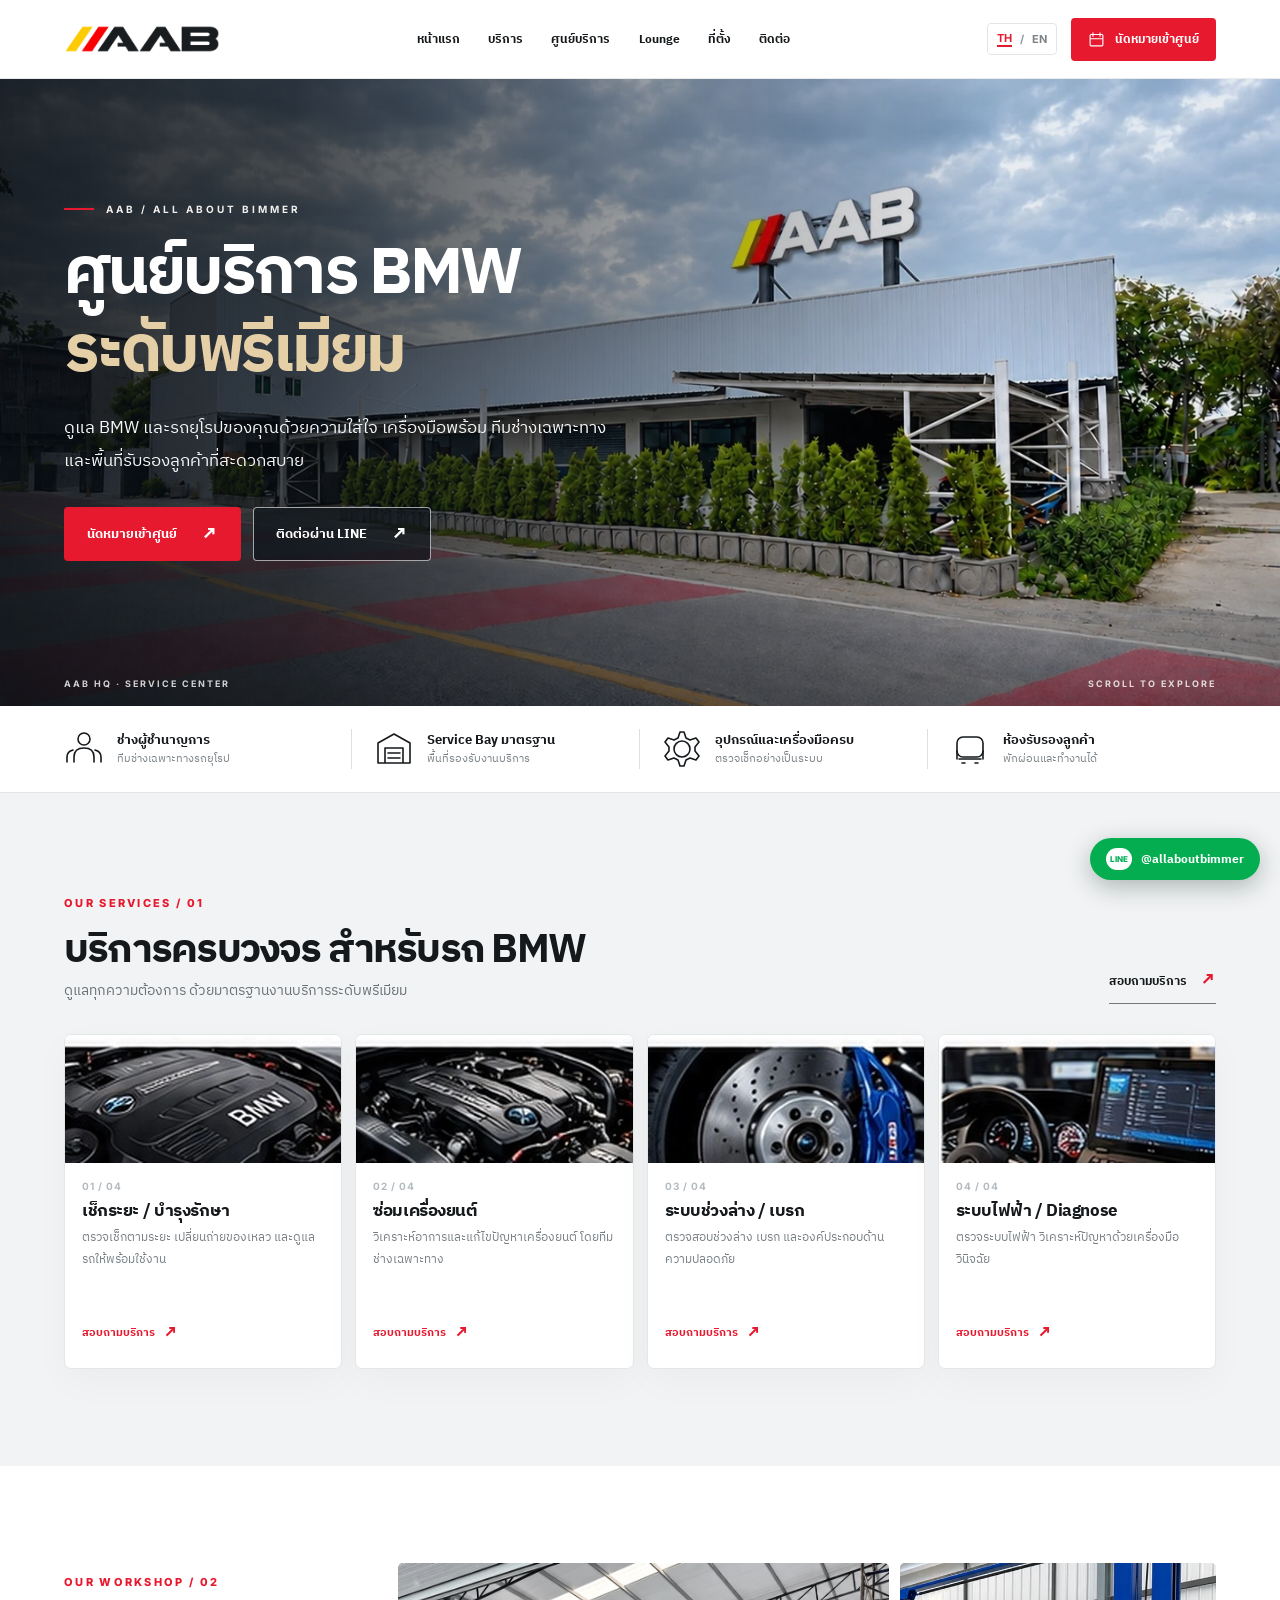
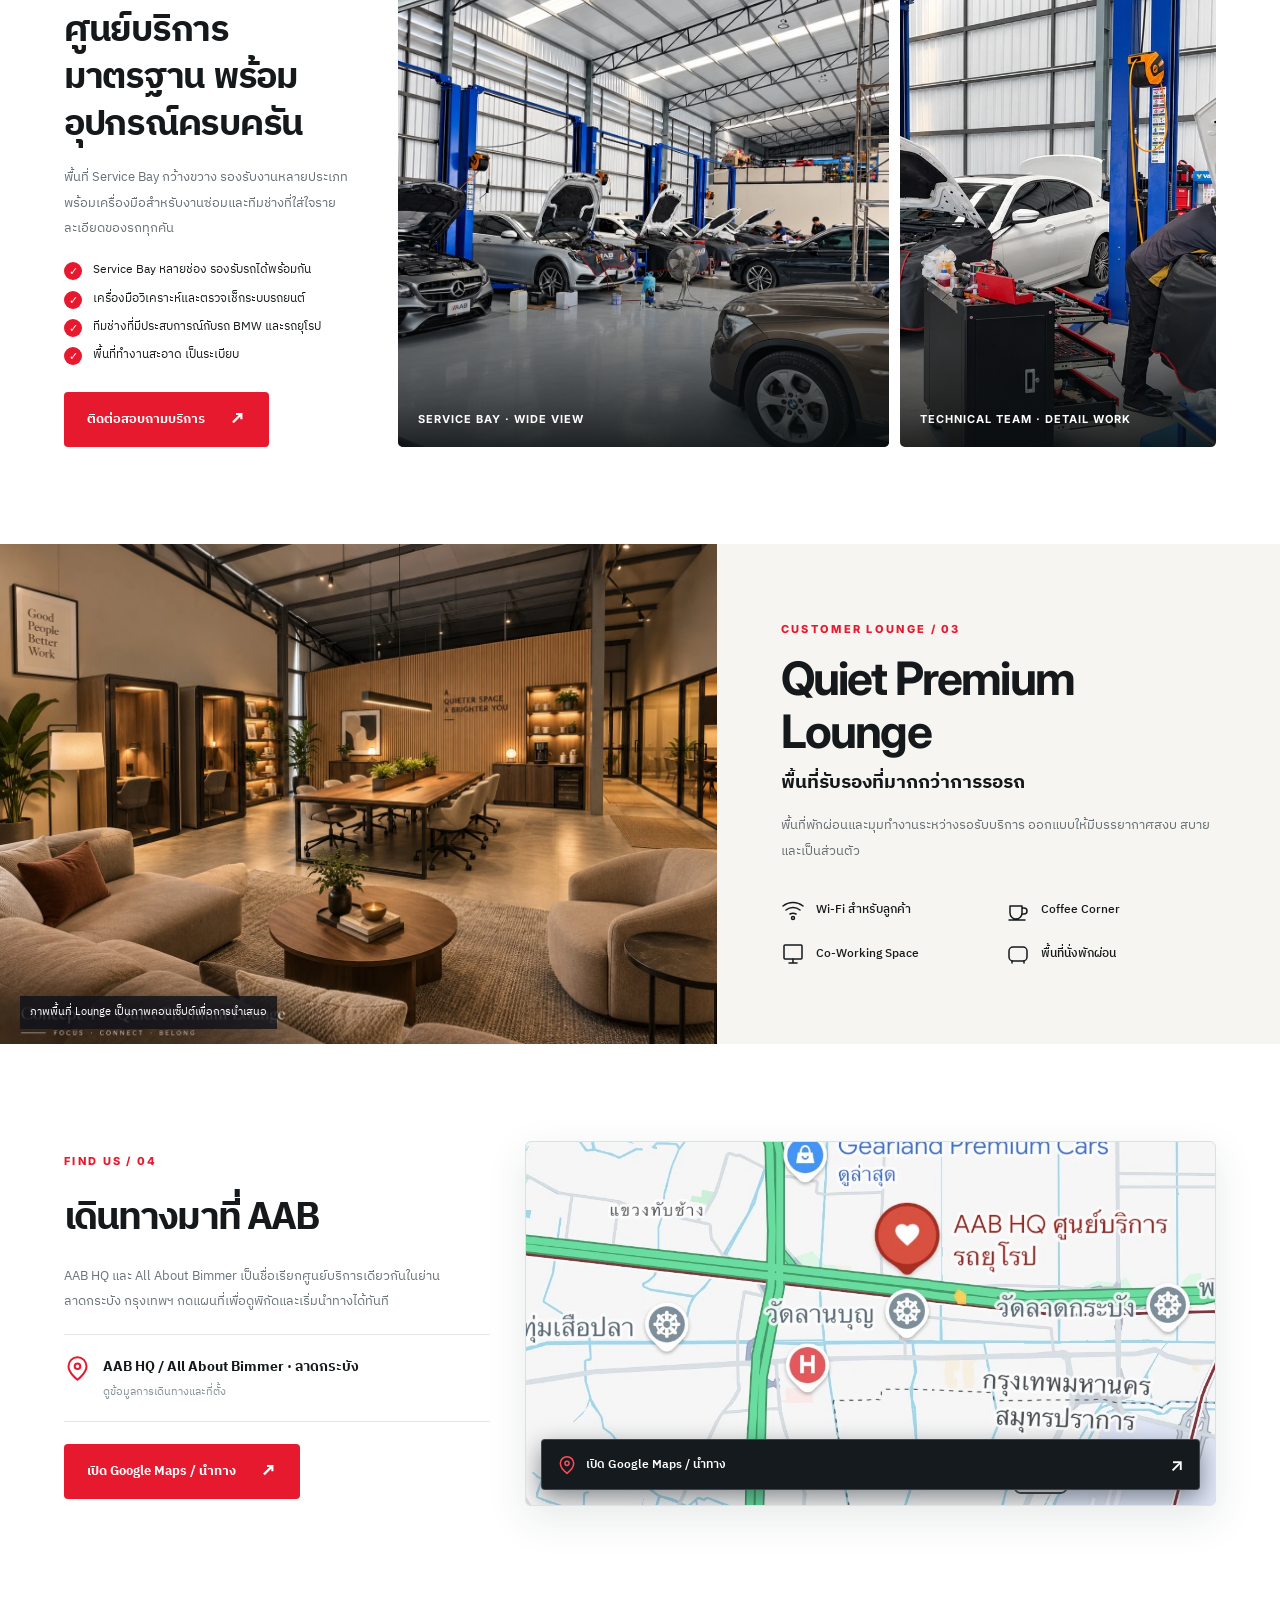
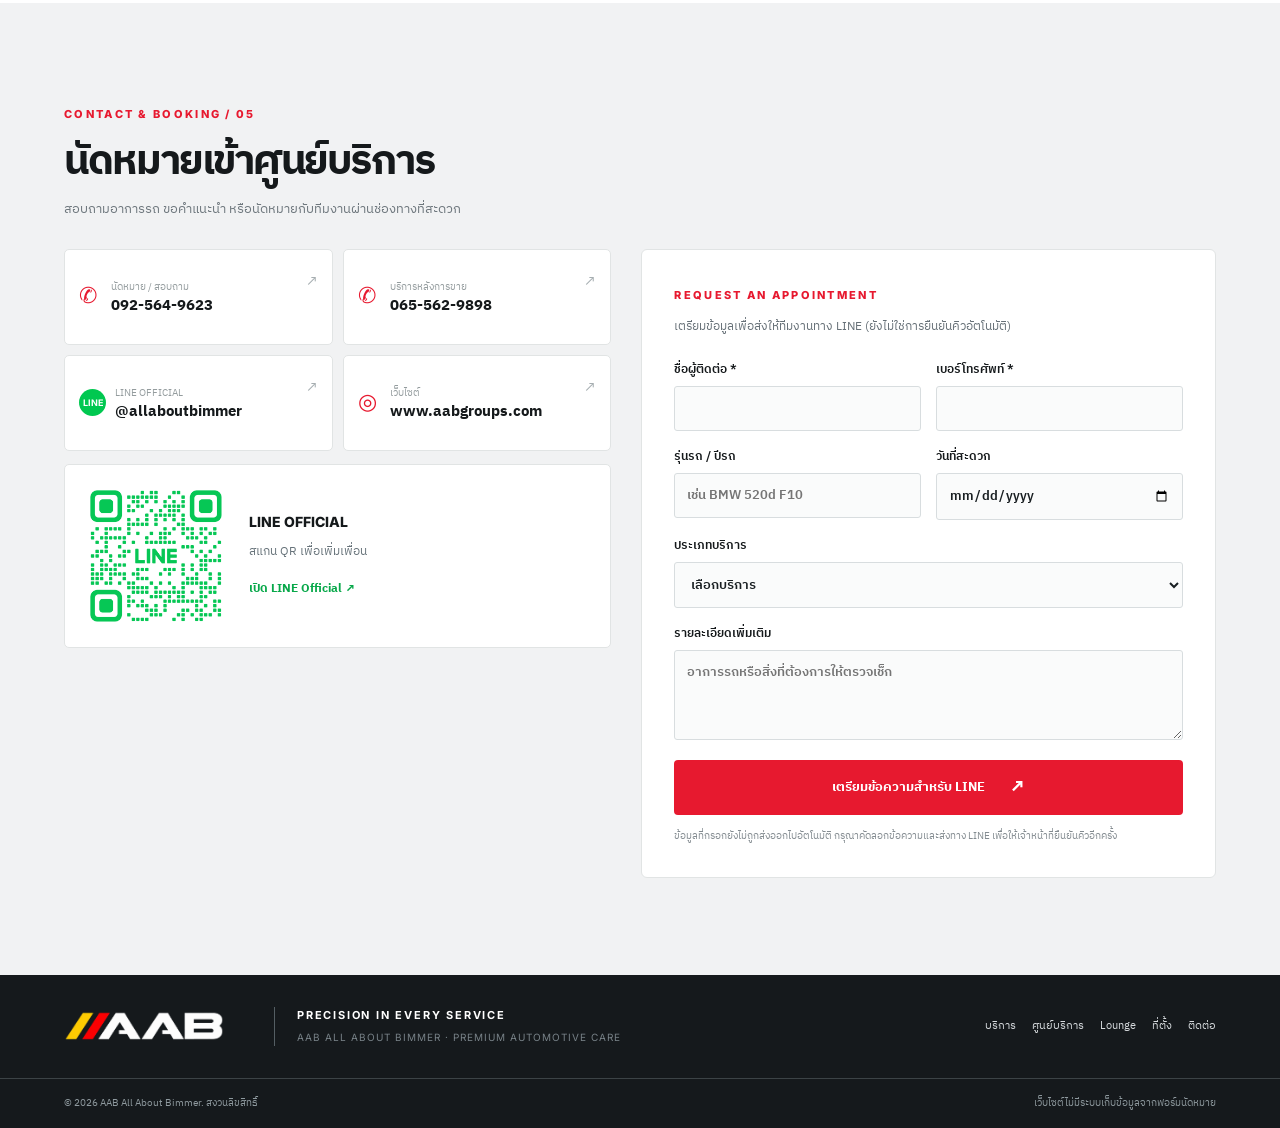
<file: th/index.html>
<!DOCTYPE html>

<html lang="th">
<head>
<meta charset="utf-8"/><meta content="width=device-width,initial-scale=1" name="viewport"/>
<meta content="#15191b" name="theme-color"/><meta content="AAB All About Bimmer ศูนย์บริการ BMW ย่านลาดกระบัง กรุงเทพฯ เช็กระยะ ซ่อมเครื่องยนต์ ช่วงล่าง เบรก และ Diagnose โทร 092-564-9623 / 065-562-9898" name="description"/>
<title>อู่ BMW ลาดกระบัง | ศูนย์ซ่อม BMW และรถยุโรป – AAB</title>
<link href="https://www.aabgroups.com/th/" rel="canonical"/>
<link href="https://www.aabgroups.com/th/" hreflang="th" rel="alternate"/>
<link href="https://www.aabgroups.com/en/" hreflang="en" rel="alternate"/>
<link href="https://www.aabgroups.com/" hreflang="x-default" rel="alternate"/>
<meta content="website" property="og:type"/><meta content="อู่ BMW ลาดกระบัง | ศูนย์ซ่อม BMW และรถยุโรป – AAB" property="og:title"/><meta content="AAB All About Bimmer ศูนย์บริการ BMW ย่านลาดกระบัง กรุงเทพฯ เช็กระยะ ซ่อมเครื่องยนต์ ช่วงล่าง เบรก และ Diagnose โทร 092-564-9623 / 065-562-9898" property="og:description"/><meta content="https://www.aabgroups.com/assets/building.webp" property="og:image"/>
<link href="../assets/favicon.svg" rel="icon" type="image/svg+xml"/>
<link href="https://fonts.googleapis.com" rel="preconnect"/><link crossorigin="" href="https://fonts.gstatic.com" rel="preconnect"/>
<link href="https://fonts.googleapis.com/css2?family=IBM+Plex+Sans+Thai:wght@300;400;500;600;700&amp;family=Inter:wght@400;500;600;700;800&amp;family=Oxanium:wght@300;400;500;600&amp;display=swap" rel="stylesheet"/>
<link href="../styles.css" rel="stylesheet"/>
<meta content="AAB All About Bimmer" property="og:site_name"/><meta content="https://www.aabgroups.com/th/" property="og:url"/><meta content="summary_large_image" name="twitter:card"/><meta content="index,follow,max-image-preview:large" name="robots"/><script type="application/ld+json">{"@context":"https://schema.org","@type":"AutoRepair","@id":"https://www.aabgroups.com/#business","name":"AAB All About Bimmer","alternateName":["AAB HQ","All About Bimmer","AAB"],"url":"https://www.aabgroups.com/","telephone":["+66925649623","+66655629898"],"image":"https://www.aabgroups.com/assets/building.webp","logo":"https://www.aabgroups.com/assets/aab-logo-dark.png","hasMap":"https://maps.app.goo.gl/waN72775wD7YSY3q7?g_st=ic","address":{"@type":"PostalAddress","addressLocality":"Lat Krabang","addressRegion":"Bangkok","postalCode":"10520","addressCountry":"TH"},"areaServed":[{"@type":"Place","name":"Lat Krabang, Bangkok"},{"@type":"Place","name":"Bangkok, Thailand"}],"sameAs":["https://line.me/R/ti/p/@allaboutbimmer"]}</script><script type="application/ld+json">{"@context":"https://schema.org","@type":"WebPage","@id":"https://www.aabgroups.com/th/#webpage","url":"https://www.aabgroups.com/th/","name":"อู่ BMW ลาดกระบัง | ศูนย์ซ่อม BMW และรถยุโรป – AAB","description":"AAB All About Bimmer ศูนย์บริการ BMW ย่านลาดกระบัง กรุงเทพฯ เช็กระยะ ซ่อมเครื่องยนต์ ช่วงล่าง เบรก และ Diagnose โทร 092-564-9623 / 065-562-9898","inLanguage":"th","about":{"@id":"https://www.aabgroups.com/#business"},"isPartOf":{"@id":"https://www.aabgroups.com/#website"}}</script><link as="image" fetchpriority="high" href="../assets/building.webp" rel="preload"/></head>
<body data-language="th">
<a class="skip" href="#main">ข้ามไปยังเนื้อหาหลัก</a>
<header class="header" id="top"><div class="container header-inner">
<a aria-label="AAB All About Bimmer home" class="logo" href="#top"><img alt="AAB All About Bimmer" decoding="async" height="300" src="../assets/aab-logo-dark.png" width="920"/></a>
<nav aria-label="Main navigation" class="nav" id="primaryNav"><a href="#top">หน้าแรก</a><a href="#services">บริการ</a><a href="#workshop">ศูนย์บริการ</a><a href="#lounge">Lounge</a><a href="#location">ที่ตั้ง</a><a href="#contact">ติดต่อ</a></nav>
<div class="nav-actions"><div aria-label="เลือกภาษา" class="language"><a aria-current='"page"' class="lang-switch active" data-lang="th" href="../th/" lang="th">TH</a><span aria-hidden="true">/</span><a class="lang-switch" data-lang="en" href="../en/" lang="en">EN</a></div><a class="nav-book" href="#booking"><svg aria-hidden="true" viewbox="0 0 24 24"><rect height="16" rx="1.5" width="18" x="3" y="5"></rect><path d="M7 2v6M17 2v6M3 11h18"></path></svg><span>นัดหมายเข้าศูนย์</span></a><button aria-controls="primaryNav" aria-expanded="false" aria-label="เปิดเมนู" class="nav-toggle" id="navToggle"><span></span><span></span><span></span></button></div>
</div></header>
<main id="main">
<section aria-labelledby="heroTitle" class="hero"><img alt="AAB All About Bimmer exterior service center building" class="hero-image" fetchpriority="high" height="1087" src="../assets/building.webp" width="1447"/><div class="hero-shadow"></div><div class="container hero-body"><div class="hero-text"><div class="hero-kicker"><span></span>AAB / ALL ABOUT BIMMER</div><h1 id="heroTitle"><span>ศูนย์บริการ BMW</span><strong>ระดับพรีเมียม</strong></h1><p>ดูแล BMW และรถยุโรปของคุณด้วยความใส่ใจ เครื่องมือพร้อม ทีมช่างเฉพาะทาง และพื้นที่รับรองลูกค้าที่สะดวกสบาย</p><div class="hero-buttons"><a class="button button-red" href="#booking">นัดหมายเข้าศูนย์<span aria-hidden="true">↗</span></a><a class="button button-light" href="https://line.me/R/ti/p/@allaboutbimmer" rel="noopener noreferrer" target="_blank">ติดต่อผ่าน LINE<span aria-hidden="true">↗</span></a></div></div></div><div class="hero-foot container"><span>AAB HQ · SERVICE CENTER</span><span>SCROLL TO EXPLORE</span></div></section>
<section aria-label="Highlights" class="features"><div class="container feature-row">
<div class="feature"><svg aria-hidden="true" viewbox="0 0 40 40"><circle cx="20" cy="10" r="6"></circle><path d="M10 33v-5c0-6 4-9 10-9s10 3 10 9v5M3 33v-5c0-4 2-6 6-7M37 33v-5c0-4-2-6-6-7"></path></svg><div><strong>ช่างผู้ชำนาญการ</strong><span>ทีมช่างเฉพาะทางรถยุโรป</span></div></div>
<div class="feature"><svg aria-hidden="true" viewbox="0 0 40 40"><path d="M4 34V14L20 5l16 9v20H4ZM11 34V19h18v15M14 24h12M14 29h12"></path></svg><div><strong>Service Bay มาตรฐาน</strong><span>พื้นที่รองรับงานบริการ</span></div></div>
<div class="feature"><svg aria-hidden="true" viewbox="0 0 40 40"><circle cx="20" cy="20" r="8"></circle><path d="M18 3h4l2 6 4 2 6-2 3 4-4 5v4l4 5-3 4-6-2-4 2-2 6h-4l-2-6-4-2-6 2-3-4 4-5v-4l-4-5 3-4 6 2 4-2z"></path></svg><div><strong>อุปกรณ์และเครื่องมือครบ</strong><span>ตรวจเช็กอย่างเป็นระบบ</span></div></div>
<div class="feature"><svg aria-hidden="true" viewbox="0 0 40 40"><rect height="20" rx="6" width="26" x="7" y="8"></rect><path d="M7 22v8M33 22v8M9 30h22M12 34h3M25 34h3"></path></svg><div><strong>ห้องรับรองลูกค้า</strong><span>พักผ่อนและทำงานได้</span></div></div>
</div></section>
<section class="services section" id="services"><div class="container"><div class="section-top"><div><span class="eyebrow">OUR SERVICES / 01</span><h2>บริการครบวงจร สำหรับรถ BMW</h2><p class="desc">ดูแลทุกความต้องการ ด้วยมาตรฐานงานบริการระดับพรีเมียม</p></div><a class="outline-link" href="#contact">สอบถามบริการ <span>↗</span></a></div><div class="service-grid">
<article class="service-card"><a aria-label="เช็กระยะ / บำรุงรักษา" class="service-img" href="services/bmw-maintenance/"><img alt="เช็กระยะ BMW และบำรุงรักษา | AAB All About Bimmer" decoding="async" height="255" loading="lazy" src="../assets/service-1.webp" width="660"/></a><div class="service-content"><span class="service-no">01 / 04</span><h3>เช็กระยะ / บำรุงรักษา</h3><p>ตรวจเช็กตามระยะ เปลี่ยนถ่ายของเหลว และดูแลรถให้พร้อมใช้งาน</p><a aria-label="สอบถามบริการ: เช็กระยะ / บำรุงรักษา" href="services/bmw-maintenance/">สอบถามบริการ <span aria-hidden="true">↗</span></a></div></article><article class="service-card"><a aria-label="ซ่อมเครื่องยนต์" class="service-img" href="services/bmw-engine-repair/"><img alt="ซ่อมเครื่องยนต์ BMW | AAB All About Bimmer" decoding="async" height="255" loading="lazy" src="../assets/service-2.webp" width="660"/></a><div class="service-content"><span class="service-no">02 / 04</span><h3>ซ่อมเครื่องยนต์</h3><p>วิเคราะห์อาการและแก้ไขปัญหาเครื่องยนต์ โดยทีมช่างเฉพาะทาง</p><a aria-label="สอบถามบริการ: ซ่อมเครื่องยนต์" href="services/bmw-engine-repair/">สอบถามบริการ <span aria-hidden="true">↗</span></a></div></article><article class="service-card"><a aria-label="ระบบช่วงล่าง / เบรก" class="service-img" href="services/bmw-suspension-brakes/"><img alt="ช่วงล่าง BMW และระบบเบรก | AAB All About Bimmer" decoding="async" height="255" loading="lazy" src="../assets/service-3.webp" width="660"/></a><div class="service-content"><span class="service-no">03 / 04</span><h3>ระบบช่วงล่าง / เบรก</h3><p>ตรวจสอบช่วงล่าง เบรก และองค์ประกอบด้านความปลอดภัย</p><a aria-label="สอบถามบริการ: ระบบช่วงล่าง / เบรก" href="services/bmw-suspension-brakes/">สอบถามบริการ <span aria-hidden="true">↗</span></a></div></article><article class="service-card"><a aria-label="ระบบไฟฟ้า / Diagnose" class="service-img" href="services/bmw-electrical-diagnostics/"><img alt="วิเคราะห์ระบบไฟฟ้า BMW / Diagnose | AAB All About Bimmer" decoding="async" height="255" loading="lazy" src="../assets/service-4.webp" width="660"/></a><div class="service-content"><span class="service-no">04 / 04</span><h3>ระบบไฟฟ้า / Diagnose</h3><p>ตรวจระบบไฟฟ้า วิเคราะห์ปัญหาด้วยเครื่องมือวินิจฉัย</p><a aria-label="สอบถามบริการ: ระบบไฟฟ้า / Diagnose" href="services/bmw-electrical-diagnostics/">สอบถามบริการ <span aria-hidden="true">↗</span></a></div></article>
</div></div></section>
<section class="workshop section" id="workshop"><div class="container workshop-layout"><div class="workshop-intro"><span class="eyebrow">OUR WORKSHOP / 02</span><h2>ศูนย์บริการมาตรฐาน พร้อมอุปกรณ์ครบครัน</h2><p>พื้นที่ Service Bay กว้างขวาง รองรับงานหลายประเภท พร้อมเครื่องมือสำหรับงานซ่อมและทีมช่างที่ใส่ใจรายละเอียดของรถทุกคัน</p><ul class="checks"><li><span aria-hidden="true">✓</span>Service Bay หลายช่อง รองรับรถได้พร้อมกัน</li><li><span aria-hidden="true">✓</span>เครื่องมือวิเคราะห์และตรวจเช็กระบบรถยนต์</li><li><span aria-hidden="true">✓</span>ทีมช่างที่มีประสบการณ์กับรถ BMW และรถยุโรป</li><li><span aria-hidden="true">✓</span>พื้นที่ทำงานสะอาด เป็นระเบียบ</li></ul><a class="button button-red" href="#contact">ติดต่อสอบถามบริการ <span>↗</span></a></div><div class="workshop-photos"><figure class="bay bay-a"><img alt="AAB workshop, spacious service bays and vehicles" height="1086" loading="lazy" src="../assets/workshop-wide.webp" width="1448"/><figcaption>SERVICE BAY · WIDE VIEW</figcaption></figure><figure class="bay bay-b"><img alt="Technician servicing vehicles at AAB" height="863" loading="lazy" src="../assets/workshop-close.webp" width="1536"/><figcaption>TECHNICAL TEAM · DETAIL WORK</figcaption></figure></div></div></section>
<section class="lounge" id="lounge"><div class="lounge-visual"><img alt="AAB Quiet Premium Lounge concept interior" height="1086" loading="lazy" src="../assets/lounge-concept.webp" width="1448"/><span class="concept-badge">ภาพพื้นที่ Lounge เป็นภาพคอนเซ็ปต์เพื่อการนำเสนอ</span></div><div class="lounge-copy"><span class="eyebrow">CUSTOMER LOUNGE / 03</span><h2>Quiet Premium Lounge</h2><h3>พื้นที่รับรองที่มากกว่าการรอรถ</h3><p>พื้นที่พักผ่อนและมุมทำงานระหว่างรอรับบริการ ออกแบบให้มีบรรยากาศสงบ สบาย และเป็นส่วนตัว</p><div class="amenities"><div><svg viewbox="0 0 24 24"><path d="M2 8a16 16 0 0 1 20 0M5 12a11 11 0 0 1 14 0M9 16a6 6 0 0 1 6 0"></path><circle cx="12" cy="20" r="1.5"></circle></svg>Wi-Fi สำหรับลูกค้า</div><div><svg viewbox="0 0 24 24"><path d="M4 8h12v7a6 6 0 0 1-12 0V8ZM16 10h2a3 3 0 0 1 0 6h-2M3 22h16"></path></svg>Coffee Corner</div><div><svg viewbox="0 0 24 24"><rect height="14" rx="1" width="18" x="3" y="3"></rect><path d="M8 21h8M12 17v4"></path></svg>Co-Working Space</div><div><svg viewbox="0 0 24 24"><rect height="14" rx="4" width="18" x="3" y="5"></rect><path d="M6 19v2M18 19v2"></path></svg>พื้นที่นั่งพักผ่อน</div></div></div></section>
<section class="location section" id="location"><div class="container location-layout"><div class="location-text"><span class="eyebrow">FIND US / 04</span><h2>เดินทางมาที่ AAB</h2><p>AAB HQ และ All About Bimmer เป็นชื่อเรียกศูนย์บริการเดียวกันในย่านลาดกระบัง กรุงเทพฯ กดแผนที่เพื่อดูพิกัดและเริ่มนำทางได้ทันที</p><div class="location-pin"><svg aria-hidden="true" viewbox="0 0 24 24"><path d="M20 10c0 6-8 12-8 12S4 16 4 10a8 8 0 0 1 16 0Z"></path><circle cx="12" cy="10" r="2.5"></circle></svg><div><strong>AAB HQ / All About Bimmer · ลาดกระบัง</strong><small><a href="location/">ดูข้อมูลการเดินทางและที่ตั้ง</a></small></div></div><a class="button button-red" href="https://maps.app.goo.gl/waN72775wD7YSY3q7?g_st=ic" rel="noopener noreferrer" target="_blank">เปิด Google Maps / นำทาง<span>↗</span></a></div><div class="map-embed" role="group" aria-label="Google Maps แผนที่ AAB HQ — All About Bimmer ลาดกระบัง">
<iframe title="Google Maps แผนที่ AAB HQ — All About Bimmer ลาดกระบัง" src="https://www.google.com/maps?q=AAB+HQ+%E0%B8%A8%E0%B8%B9%E0%B8%99%E0%B8%A2%E0%B9%8C%E0%B8%9A%E0%B8%A3%E0%B8%B4%E0%B8%81%E0%B8%B2%E0%B8%A3%E0%B8%A3%E0%B8%96%E0%B8%A2%E0%B8%B8%E0%B9%82%E0%B8%A3%E0%B8%9B+%E0%B8%A5%E0%B8%B2%E0%B8%94%E0%B8%81%E0%B8%A3%E0%B8%B0%E0%B8%9A%E0%B8%B1%E0%B8%87+%E0%B8%81%E0%B8%A3%E0%B8%B8%E0%B8%87%E0%B9%80%E0%B8%97%E0%B8%9E%E0%B8%A1%E0%B8%AB%E0%B8%B2%E0%B8%99%E0%B8%84%E0%B8%A3&z=16&hl=th&output=embed" width="1146" height="635" loading="lazy" allowfullscreen referrerpolicy="no-referrer-when-downgrade"></iframe>
<a class="map-embed-open" href="https://maps.app.goo.gl/waN72775wD7YSY3q7?g_st=ic" target="_blank" rel="noopener noreferrer" aria-label="เปิด Google Maps / นำทาง"><svg viewBox="0 0 24 24" aria-hidden="true"><path d="M20 10c0 6-8 12-8 12S4 16 4 10a8 8 0 0 1 16 0Z"/><circle cx="12" cy="10" r="2.5"/></svg>เปิด Google Maps / นำทาง<span aria-hidden="true">↗</span></a>
</div></div></section>
<section class="contact section" id="contact"><div class="container"><div class="contact-title"><span class="eyebrow">CONTACT &amp; BOOKING / 05</span><h2>นัดหมายเข้าศูนย์บริการ</h2><p>สอบถามอาการรถ ขอคำแนะนำ หรือนัดหมายกับทีมงานผ่านช่องทางที่สะดวก</p></div><div class="contact-grid"><div class="contact-details">
<div class="contact-methods"><a href="tel:+66925649623"><span class="method-icon">✆</span><span><small>นัดหมาย / สอบถาม</small><strong>092-564-9623</strong></span><span class="method-arrow">↗</span></a><a href="tel:+66655629898"><span class="method-icon">✆</span><span><small>บริการหลังการขาย</small><strong>065-562-9898</strong></span><span class="method-arrow">↗</span></a><a href="https://line.me/R/ti/p/@allaboutbimmer" rel="noopener noreferrer" target="_blank"><span class="method-icon line-icon">LINE</span><span><small>LINE OFFICIAL</small><strong>@allaboutbimmer</strong></span><span class="method-arrow">↗</span></a><a href="https://www.aabgroups.com/"><span class="method-icon">◎</span><span><small>เว็บไซต์</small><strong>www.aabgroups.com</strong></span><span class="method-arrow">↗</span></a></div>
<a class="qr-panel" href="https://line.me/R/ti/p/@allaboutbimmer" rel="noopener noreferrer" target="_blank"><img alt="LINE Official AAB QR code" height="540" loading="lazy" src="../assets/line-official-qr.png" width="540"/><div><strong>LINE OFFICIAL</strong><p>สแกน QR เพื่อเพิ่มเพื่อน</p><span>เปิด LINE Official ↗</span></div></a></div>
<div class="booking" id="booking"><div class="booking-head"><span class="eyebrow">REQUEST AN APPOINTMENT</span><p>เตรียมข้อมูลเพื่อส่งให้ทีมงานทาง LINE (ยังไม่ใช่การยืนยันคิวอัตโนมัติ)</p></div><form id="bookingForm" novalidate=""><div class="fields"><label>ชื่อผู้ติดต่อ *<input autocomplete="name" maxlength="80" name="customer" required=""/></label><label>เบอร์โทรศัพท์ *<input autocomplete="tel" inputmode="tel" maxlength="30" name="phone" required="" type="tel"/></label><label>รุ่นรถ / ปีรถ<input maxlength="100" name="vehicle" placeholder="เช่น BMW 520d F10"/></label><label>วันที่สะดวก<input name="date" type="date"/></label><label class="full">ประเภทบริการ<select name="service"><option value="">เลือกบริการ</option><option>เช็กระยะ / บำรุงรักษา</option><option>ซ่อมเครื่องยนต์</option><option>ระบบช่วงล่าง / เบรก</option><option>ระบบไฟฟ้า / Diagnose</option><option>อื่น ๆ</option></select></label><label class="full">รายละเอียดเพิ่มเติม<textarea maxlength="1200" name="details" placeholder="อาการรถหรือสิ่งที่ต้องการให้ตรวจเช็ก" rows="3"></textarea></label></div><button class="button button-red booking-submit" type="submit">เตรียมข้อความสำหรับ LINE <span>↗</span></button><small class="disclaimer">ข้อมูลที่กรอกยังไม่ถูกส่งออกไปอัตโนมัติ กรุณาคัดลอกข้อความและส่งทาง LINE เพื่อให้เจ้าหน้าที่ยืนยันคิวอีกครั้ง</small></form><div class="prepared" hidden="" id="bookingResult"><h3>ข้อความสำหรับส่งนัดหมาย</h3><textarea id="bookingMessage" readonly="" rows="9"></textarea><div class="prepared-actions"><button class="button button-dark" id="copyMessage" type="button">คัดลอกข้อความ</button><a class="button button-red" href="https://line.me/R/ti/p/@allaboutbimmer" rel="noopener noreferrer" target="_blank">เปิด LINE เพื่อส่งข้อความ <span>↗</span></a></div><p id="copyFeedback" role="status"></p></div></div></div></div></section>
</main>
<footer class="footer"><div class="container footer-top"><a class="footer-brand" href="#top"><img alt="AAB All About Bimmer" height="300" src="../assets/aab-logo-white.png" width="920"/></a><p>PRECISION IN EVERY SERVICE<small>AAB ALL ABOUT BIMMER · PREMIUM AUTOMOTIVE CARE</small></p><nav aria-label="Footer navigation"><a href="#services">บริการ</a><a href="#workshop">ศูนย์บริการ</a><a href="#lounge">Lounge</a><a href="#location">ที่ตั้ง</a><a href="#contact">ติดต่อ</a></nav></div><div class="container footer-bottom"><span>© <span id="year">2026</span> AAB All About Bimmer. สงวนลิขสิทธิ์</span><span>เว็บไซต์ไม่มีระบบเก็บข้อมูลจากฟอร์มนัดหมาย</span></div></footer>
<a aria-label="เปิด LINE Official" class="float-line" href="https://line.me/R/ti/p/@allaboutbimmer" rel="noopener noreferrer" target="_blank"><span>LINE</span> <b>@allaboutbimmer</b></a>
<script>window.AAB_I18N={"form_msg_intro": "สวัสดีครับ/ค่ะ ต้องการสอบถามและนัดหมายรับบริการที่ AAB", "form_msg_name": "ชื่อ", "form_msg_phone": "โทรศัพท์", "form_msg_model": "รุ่นรถ", "form_msg_date": "วันที่สะดวก", "form_msg_service": "บริการ", "form_msg_details": "รายละเอียด", "form_msg_end": "รบกวนทีมงานติดต่อกลับเพื่อยืนยันนัดหมาย ขอบคุณครับ/ค่ะ", "not_specified": "ไม่ระบุ", "copy_done": "คัดลอกข้อความแล้ว", "copy_fail": "เลือกข้อความไว้แล้ว กรุณาคัดลอกด้วยตนเอง"};</script><script defer="" src="../script.js"></script>
</body></html>
</file>
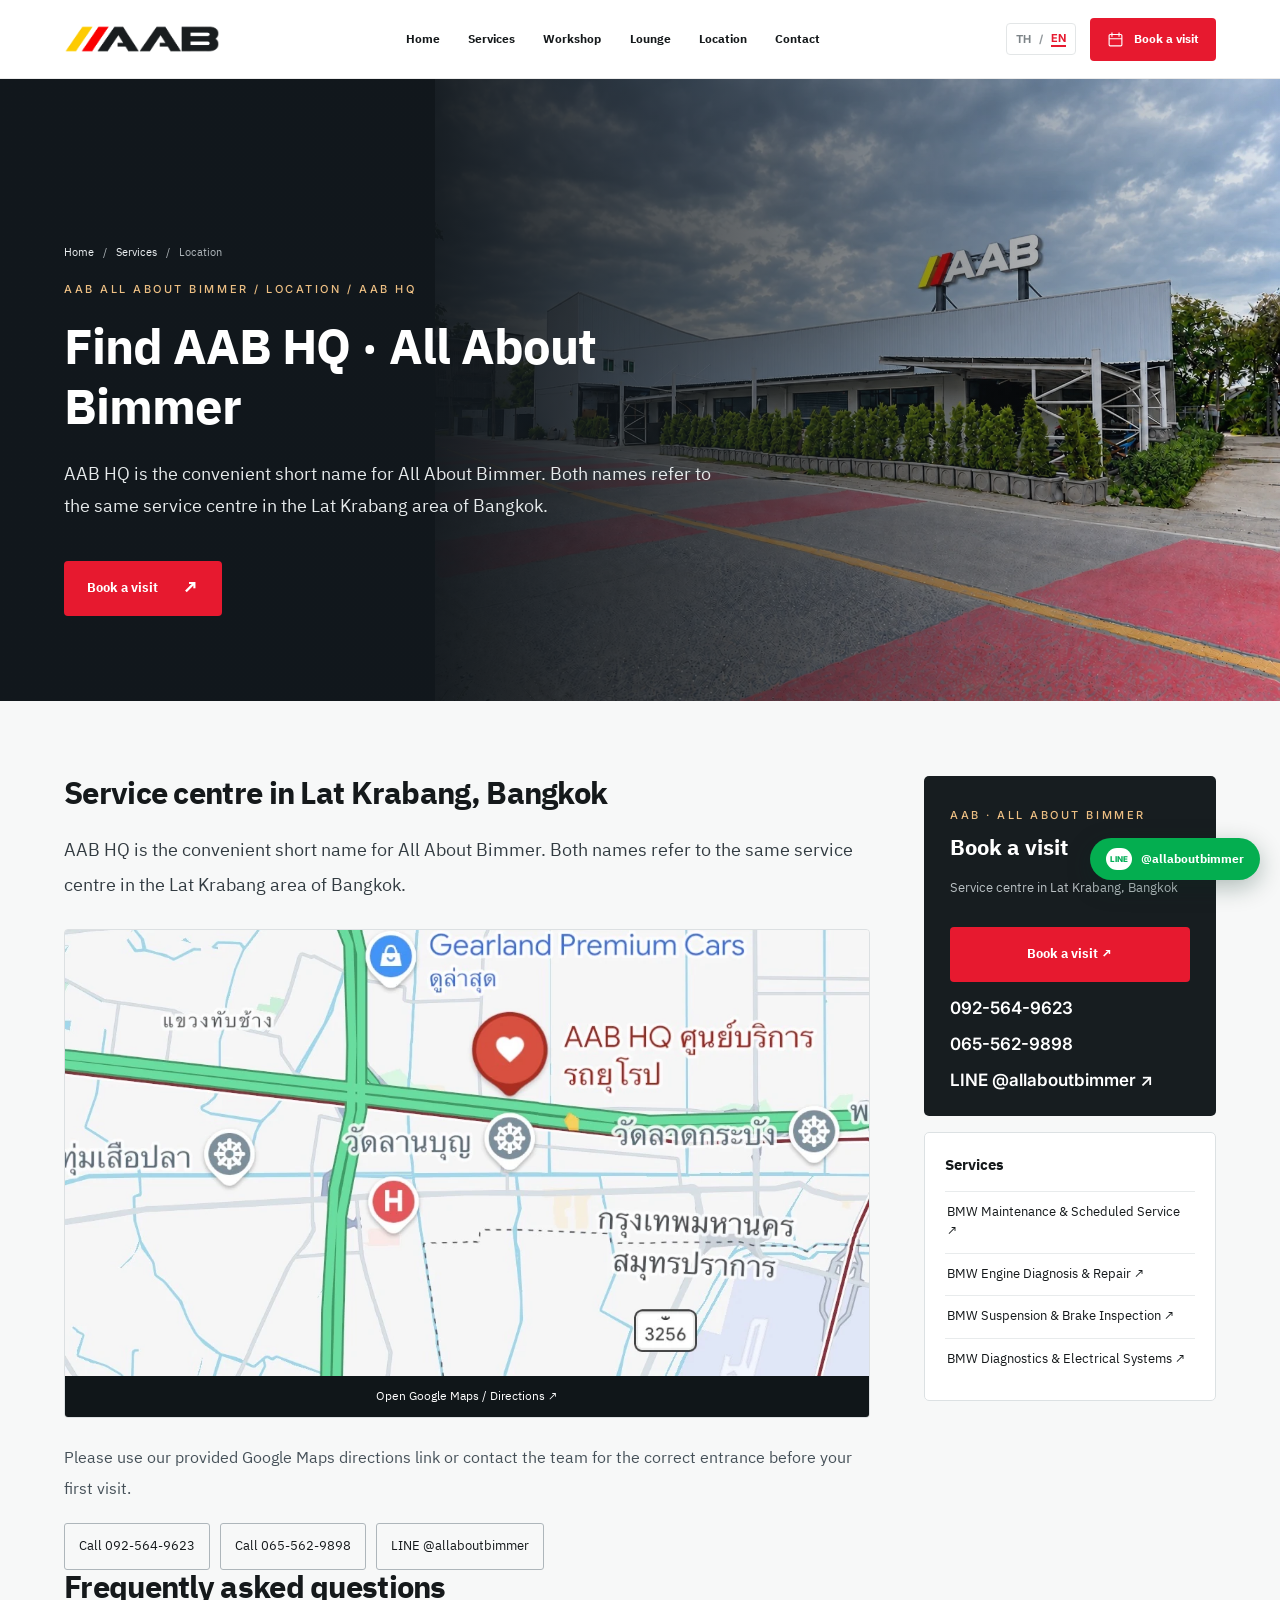
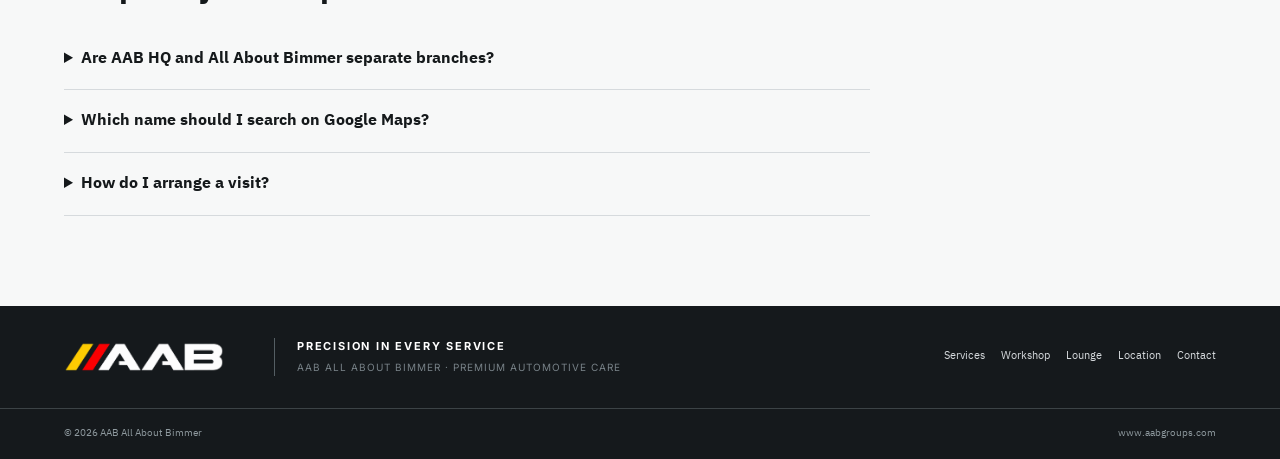
<file: en/location/index.html>
<!doctype html><html lang="en"><head><meta charset="utf-8"><meta name="viewport" content="width=device-width,initial-scale=1"><meta name="theme-color" content="#15191b"><meta name="robots" content="index,follow,max-image-preview:large"><title>AAB HQ / All About Bimmer Location in Lat Krabang, Bangkok</title><meta name="description" content="Find AAB HQ (All About Bimmer) in Lat Krabang, Bangkok. Open Google Maps directions, contact LINE @allaboutbimmer or call +66 92 564 9623."><link rel="canonical" href="https://www.aabgroups.com/en/location/"><link rel="alternate" hreflang="th" href="https://www.aabgroups.com/th/location/">
<link rel="alternate" hreflang="en" href="https://www.aabgroups.com/en/location/">
<link rel="alternate" hreflang="x-default" href="https://www.aabgroups.com/th/location/"><meta property="og:type" content="website"><meta property="og:site_name" content="AAB All About Bimmer"><meta property="og:title" content="AAB HQ / All About Bimmer Location in Lat Krabang, Bangkok"><meta property="og:description" content="Find AAB HQ (All About Bimmer) in Lat Krabang, Bangkok. Open Google Maps directions, contact LINE @allaboutbimmer or call +66 92 564 9623."><meta property="og:url" content="https://www.aabgroups.com/en/location/"><meta property="og:image" content="https://www.aabgroups.com/assets/building.webp"><meta name="twitter:card" content="summary_large_image"><link rel="icon" href="../../assets/favicon.svg"><link rel="preconnect" href="https://fonts.googleapis.com"><link rel="preconnect" href="https://fonts.gstatic.com" crossorigin><link href="https://fonts.googleapis.com/css2?family=IBM+Plex+Sans+Thai:wght@300;400;500;600;700&family=Inter:wght@400;500;600;700;800&family=Oxanium:wght@300;400;500;600&display=swap" rel="stylesheet"><link rel="stylesheet" href="../../styles.css"><link rel="stylesheet" href="../../seo-pages.css"><script type="application/ld+json">{"@context":"https://schema.org","@type":"AutoRepair","@id":"https://www.aabgroups.com/#business","name":"AAB All About Bimmer","alternateName":["AAB HQ","All About Bimmer","AAB"],"url":"https://www.aabgroups.com/","telephone":["+66925649623","+66655629898"],"image":"https://www.aabgroups.com/assets/building.webp","logo":"https://www.aabgroups.com/assets/aab-logo-dark.png","hasMap":"https://maps.app.goo.gl/ARmTnQv1AniRZeXv5?g_st=ic","address":{"@type":"PostalAddress","addressLocality":"Lat Krabang","addressRegion":"Bangkok","postalCode":"10520","addressCountry":"TH"},"areaServed":[{"@type":"Place","name":"Lat Krabang, Bangkok"},{"@type":"Place","name":"Bangkok, Thailand"}],"sameAs":["https://line.me/R/ti/p/@allaboutbimmer"]}</script><script type="application/ld+json">{"@context":"https://schema.org","@type":"WebPage","@id":"https://www.aabgroups.com/en/location/#webpage","url":"https://www.aabgroups.com/en/location/","name":"AAB HQ / All About Bimmer Location in Lat Krabang, Bangkok","inLanguage":"en","about":{"@id":"https://www.aabgroups.com/#business"}}</script><script type="application/ld+json">{"@context":"https://schema.org","@type":"BreadcrumbList","itemListElement":[{"@type":"ListItem","position":1,"name":"Home","item":"https://www.aabgroups.com/en/"},{"@type":"ListItem","position":2,"name":"Location","item":"https://www.aabgroups.com/en/location/"}]}</script><script type="application/ld+json">{"@context":"https://schema.org","@type":"FAQPage","mainEntity":[{"@type":"Question","name":"Are AAB HQ and All About Bimmer separate branches?","acceptedAnswer":{"@type":"Answer","text":"No. These are two names referring to the same service centre at the same location."}},{"@type":"Question","name":"Which name should I search on Google Maps?","acceptedAnswer":{"@type":"Answer","text":"Use the directions link on this page, supplied by AAB, for the intended destination."}},{"@type":"Question","name":"How do I arrange a visit?","acceptedAnswer":{"@type":"Answer","text":"Call +66 92 564 9623 or +66 65 562 9898, or contact LINE Official @allaboutbimmer."}}]}</script></head><body data-language="en"><a class="skip" href="#main">Skip to main content</a><header class="header" id="top"><div class="container header-inner"><a class="logo" href="../" aria-label="AAB All About Bimmer"><img src="../../assets/aab-logo-dark.png" width="1474" height="273" alt="AAB All About Bimmer"></a><nav class="nav" id="primaryNav" aria-label="Main navigation"><a href="../">Home</a><a href="../#services">Services</a><a href="../#workshop">Workshop</a><a href="../#lounge">Lounge</a><a href="./">Location</a><a href="../#contact">Contact</a></nav><div class="nav-actions"><div class="language" aria-label="Language"><a class="lang-switch " href="../../th/location/" lang="th">TH</a><span aria-hidden="true">/</span><a class="lang-switch active" href="./" lang="en">EN</a></div><a class="nav-book" href="../#booking"><svg viewBox="0 0 24 24" aria-hidden="true"><rect x="3" y="5" width="18" height="16" rx="1.5"/><path d="M7 2v6M17 2v6M3 11h18"/></svg><span>Book a visit</span></a><button id="navToggle" class="nav-toggle" aria-label="Menu" aria-expanded="false" aria-controls="primaryNav"><span></span><span></span><span></span></button></div></div></header><main id="main"><section class="seo-hero"><img src="../../assets/building.webp" width="1447" height="1087" alt="Find AAB HQ · All About Bimmer - AAB All About Bimmer" fetchpriority="high"><div class="container seo-hero-inner"><nav class="seo-breadcrumb" aria-label="Breadcrumb"><a href="../">Home</a><span> / </span><a href="../#services">Services</a><span> / </span><span>Location</span></nav><span class="seo-eyebrow">AAB ALL ABOUT BIMMER / LOCATION / AAB HQ</span><h1>Find AAB HQ · All About Bimmer</h1><p>AAB HQ is the convenient short name for All About Bimmer. Both names refer to the same service centre in the Lat Krabang area of Bangkok.</p><a class="button button-red" href="../#booking">Book a visit <span aria-hidden="true">↗</span></a></div></section><div class="seo-body"><div class="container seo-layout"><article class="seo-copy"><h2>Service centre in Lat Krabang, Bangkok</h2><p class="lead">AAB HQ is the convenient short name for All About Bimmer. Both names refer to the same service centre in the Lat Krabang area of Bangkok.</p><a class="seo-loc-map" href="https://maps.app.goo.gl/ARmTnQv1AniRZeXv5?g_st=ic" target="_blank" rel="noopener noreferrer"><img src="../../assets/aab-map-no-private-pin.webp" width="1146" height="635" alt="AAB HQ All About Bimmer map showing service centre, without private home location"><span>Open Google Maps / Directions ↗</span></a><p>Please use our provided Google Maps directions link or contact the team for the correct entrance before your first visit.</p><div class="seo-quicklinks"><a href="tel:+66925649623">Call 092-564-9623</a><a href="tel:+66655629898">Call 065-562-9898</a><a href="https://line.me/R/ti/p/@allaboutbimmer" target="_blank" rel="noopener noreferrer">LINE @allaboutbimmer</a></div><section class="seo-faq"><h2>Frequently asked questions</h2><details><summary>Are AAB HQ and All About Bimmer separate branches?</summary><p>No. These are two names referring to the same service centre at the same location.</p></details><details><summary>Which name should I search on Google Maps?</summary><p>Use the directions link on this page, supplied by AAB, for the intended destination.</p></details><details><summary>How do I arrange a visit?</summary><p>Call +66 92 564 9623 or +66 65 562 9898, or contact LINE Official @allaboutbimmer.</p></details></section></article><aside class="seo-aside"><div class="seo-side-box"><span class="seo-eyebrow">AAB · ALL ABOUT BIMMER</span><h2>Book a visit</h2><p>Service centre in Lat Krabang, Bangkok</p><a class="button button-red" href="../#booking">Book a visit ↗</a><a class="side-tel" href="tel:+66925649623">092-564-9623</a><a class="side-tel" href="tel:+66655629898">065-562-9898</a><a class="side-tel" href="https://line.me/R/ti/p/@allaboutbimmer" target="_blank" rel="noopener noreferrer">LINE @allaboutbimmer ↗</a></div><div class="seo-related"><strong>Services</strong><a href="../services/bmw-maintenance/">BMW Maintenance &amp; Scheduled Service ↗</a><a href="../services/bmw-engine-repair/">BMW Engine Diagnosis &amp; Repair ↗</a><a href="../services/bmw-suspension-brakes/">BMW Suspension &amp; Brake Inspection ↗</a><a href="../services/bmw-electrical-diagnostics/">BMW Diagnostics &amp; Electrical Systems ↗</a></div></aside></div></div></main><footer class="footer"><div class="container footer-top"><a class="footer-brand" href="../"><img src="../../assets/aab-logo-white.png" width="1474" height="273" alt="AAB All About Bimmer"></a><p>PRECISION IN EVERY SERVICE<small>AAB ALL ABOUT BIMMER · PREMIUM AUTOMOTIVE CARE</small></p><nav aria-label="Footer navigation"><a href="../#services">Services</a><a href="../#workshop">Workshop</a><a href="../#lounge">Lounge</a><a href="./">Location</a><a href="../#contact">Contact</a></nav></div><div class="container footer-bottom"><span>© 2026 AAB All About Bimmer</span><span>www.aabgroups.com</span></div></footer><a class="float-line" href="https://line.me/R/ti/p/@allaboutbimmer" target="_blank" rel="noopener noreferrer" aria-label="Open LINE Official"><span>LINE</span><b>@allaboutbimmer</b></a><script src="../../script.js" defer></script></body></html>
</file>
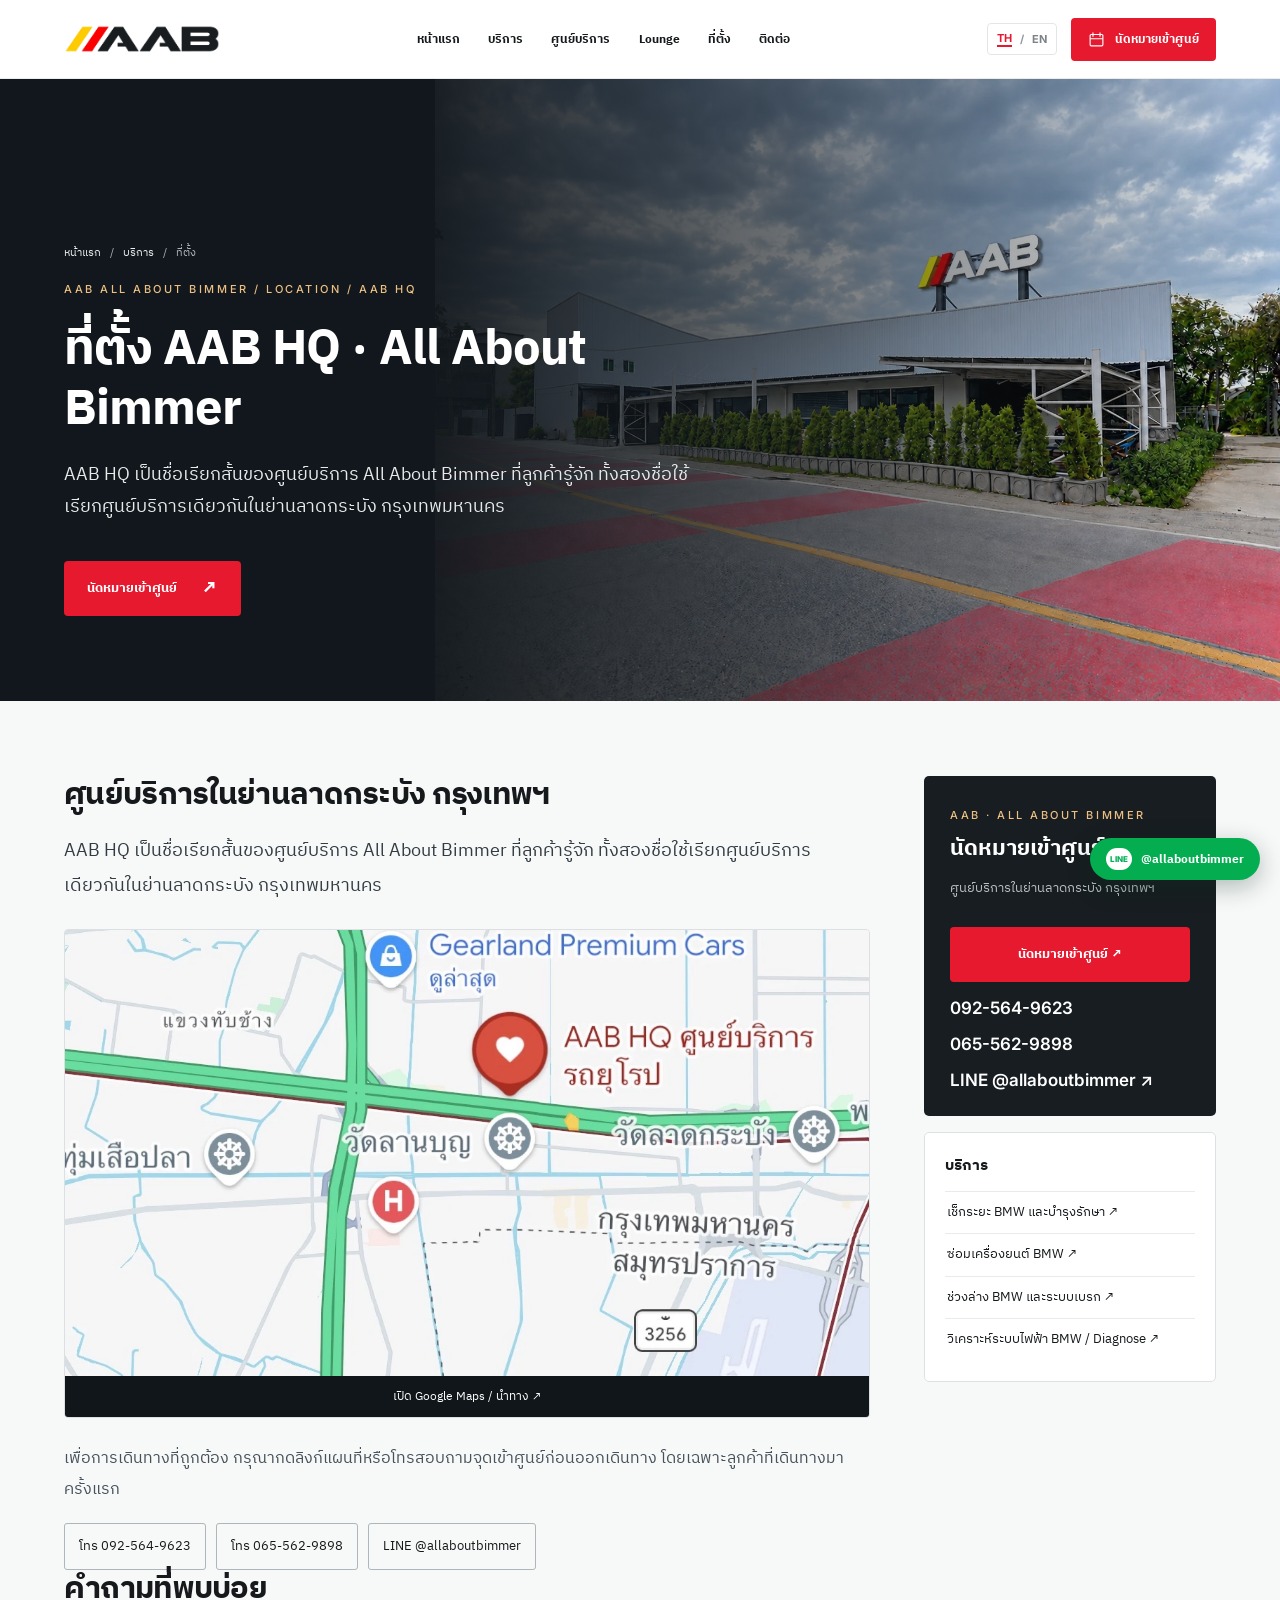
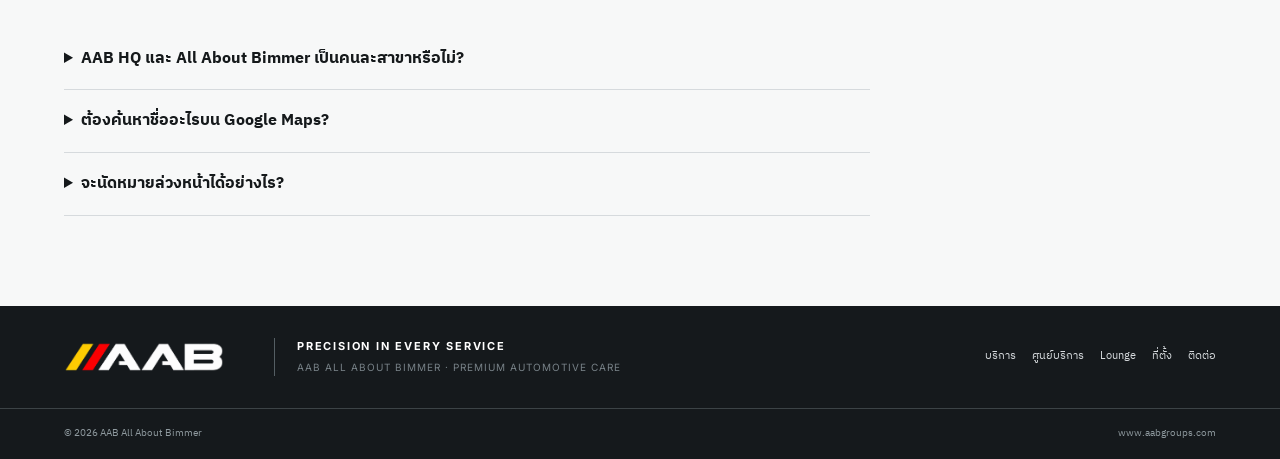
<file: th/location/index.html>
<!doctype html><html lang="th"><head><meta charset="utf-8"><meta name="viewport" content="width=device-width,initial-scale=1"><meta name="theme-color" content="#15191b"><meta name="robots" content="index,follow,max-image-preview:large"><title>ที่ตั้ง AAB HQ / All About Bimmer ลาดกระบัง กรุงเทพฯ | โทรและนำทาง</title><meta name="description" content="ที่ตั้งศูนย์บริการ AAB HQ (All About Bimmer) เขตลาดกระบัง กรุงเทพฯ เปิด Google Maps นำทาง นัดหมายผ่าน LINE โทร 092-564-9623 หรือ 065-562-9898"><link rel="canonical" href="https://www.aabgroups.com/th/location/"><link rel="alternate" hreflang="th" href="https://www.aabgroups.com/th/location/">
<link rel="alternate" hreflang="en" href="https://www.aabgroups.com/en/location/">
<link rel="alternate" hreflang="x-default" href="https://www.aabgroups.com/th/location/"><meta property="og:type" content="website"><meta property="og:site_name" content="AAB All About Bimmer"><meta property="og:title" content="ที่ตั้ง AAB HQ / All About Bimmer ลาดกระบัง กรุงเทพฯ | โทรและนำทาง"><meta property="og:description" content="ที่ตั้งศูนย์บริการ AAB HQ (All About Bimmer) เขตลาดกระบัง กรุงเทพฯ เปิด Google Maps นำทาง นัดหมายผ่าน LINE โทร 092-564-9623 หรือ 065-562-9898"><meta property="og:url" content="https://www.aabgroups.com/th/location/"><meta property="og:image" content="https://www.aabgroups.com/assets/building.webp"><meta name="twitter:card" content="summary_large_image"><link rel="icon" href="../../assets/favicon.svg"><link rel="preconnect" href="https://fonts.googleapis.com"><link rel="preconnect" href="https://fonts.gstatic.com" crossorigin><link href="https://fonts.googleapis.com/css2?family=IBM+Plex+Sans+Thai:wght@300;400;500;600;700&family=Inter:wght@400;500;600;700;800&family=Oxanium:wght@300;400;500;600&display=swap" rel="stylesheet"><link rel="stylesheet" href="../../styles.css"><link rel="stylesheet" href="../../seo-pages.css"><script type="application/ld+json">{"@context":"https://schema.org","@type":"AutoRepair","@id":"https://www.aabgroups.com/#business","name":"AAB All About Bimmer","alternateName":["AAB HQ","All About Bimmer","AAB"],"url":"https://www.aabgroups.com/","telephone":["+66925649623","+66655629898"],"image":"https://www.aabgroups.com/assets/building.webp","logo":"https://www.aabgroups.com/assets/aab-logo-dark.png","hasMap":"https://maps.app.goo.gl/ARmTnQv1AniRZeXv5?g_st=ic","address":{"@type":"PostalAddress","addressLocality":"Lat Krabang","addressRegion":"Bangkok","postalCode":"10520","addressCountry":"TH"},"areaServed":[{"@type":"Place","name":"Lat Krabang, Bangkok"},{"@type":"Place","name":"Bangkok, Thailand"}],"sameAs":["https://line.me/R/ti/p/@allaboutbimmer"]}</script><script type="application/ld+json">{"@context":"https://schema.org","@type":"WebPage","@id":"https://www.aabgroups.com/th/location/#webpage","url":"https://www.aabgroups.com/th/location/","name":"ที่ตั้ง AAB HQ / All About Bimmer ลาดกระบัง กรุงเทพฯ | โทรและนำทาง","inLanguage":"th","about":{"@id":"https://www.aabgroups.com/#business"}}</script><script type="application/ld+json">{"@context":"https://schema.org","@type":"BreadcrumbList","itemListElement":[{"@type":"ListItem","position":1,"name":"หน้าแรก","item":"https://www.aabgroups.com/th/"},{"@type":"ListItem","position":2,"name":"ที่ตั้ง","item":"https://www.aabgroups.com/th/location/"}]}</script><script type="application/ld+json">{"@context":"https://schema.org","@type":"FAQPage","mainEntity":[{"@type":"Question","name":"AAB HQ และ All About Bimmer เป็นคนละสาขาหรือไม่?","acceptedAnswer":{"@type":"Answer","text":"ไม่ใช่ ทั้งสองชื่อใช้เรียกศูนย์บริการเดียวกันและอยู่ที่เดียวกัน"}},{"@type":"Question","name":"ต้องค้นหาชื่ออะไรบน Google Maps?","acceptedAnswer":{"@type":"Answer","text":"สามารถใช้ลิงก์นำทางบนหน้านี้ ซึ่งเป็นลิงก์ที่ศูนย์บริการให้ไว้โดยตรง"}},{"@type":"Question","name":"จะนัดหมายล่วงหน้าได้อย่างไร?","acceptedAnswer":{"@type":"Answer","text":"โทร 092-564-9623 หรือ 065-562-9898 หรือทัก LINE Official @allaboutbimmer"}}]}</script></head><body data-language="th"><a class="skip" href="#main">ข้ามไปยังเนื้อหาหลัก</a><header class="header" id="top"><div class="container header-inner"><a class="logo" href="../" aria-label="AAB All About Bimmer"><img src="../../assets/aab-logo-dark.png" width="1474" height="273" alt="AAB All About Bimmer"></a><nav class="nav" id="primaryNav" aria-label="Main navigation"><a href="../">หน้าแรก</a><a href="../#services">บริการ</a><a href="../#workshop">ศูนย์บริการ</a><a href="../#lounge">Lounge</a><a href="./">ที่ตั้ง</a><a href="../#contact">ติดต่อ</a></nav><div class="nav-actions"><div class="language" aria-label="Language"><a class="lang-switch active" href="./" lang="th">TH</a><span aria-hidden="true">/</span><a class="lang-switch " href="../../en/location/" lang="en">EN</a></div><a class="nav-book" href="../#booking"><svg viewBox="0 0 24 24" aria-hidden="true"><rect x="3" y="5" width="18" height="16" rx="1.5"/><path d="M7 2v6M17 2v6M3 11h18"/></svg><span>นัดหมายเข้าศูนย์</span></a><button id="navToggle" class="nav-toggle" aria-label="Menu" aria-expanded="false" aria-controls="primaryNav"><span></span><span></span><span></span></button></div></div></header><main id="main"><section class="seo-hero"><img src="../../assets/building.webp" width="1447" height="1087" alt="ที่ตั้ง AAB HQ · All About Bimmer - AAB All About Bimmer" fetchpriority="high"><div class="container seo-hero-inner"><nav class="seo-breadcrumb" aria-label="Breadcrumb"><a href="../">หน้าแรก</a><span> / </span><a href="../#services">บริการ</a><span> / </span><span>ที่ตั้ง</span></nav><span class="seo-eyebrow">AAB ALL ABOUT BIMMER / LOCATION / AAB HQ</span><h1>ที่ตั้ง AAB HQ · All About Bimmer</h1><p>AAB HQ เป็นชื่อเรียกสั้นของศูนย์บริการ All About Bimmer ที่ลูกค้ารู้จัก ทั้งสองชื่อใช้เรียกศูนย์บริการเดียวกันในย่านลาดกระบัง กรุงเทพมหานคร</p><a class="button button-red" href="../#booking">นัดหมายเข้าศูนย์ <span aria-hidden="true">↗</span></a></div></section><div class="seo-body"><div class="container seo-layout"><article class="seo-copy"><h2>ศูนย์บริการในย่านลาดกระบัง กรุงเทพฯ</h2><p class="lead">AAB HQ เป็นชื่อเรียกสั้นของศูนย์บริการ All About Bimmer ที่ลูกค้ารู้จัก ทั้งสองชื่อใช้เรียกศูนย์บริการเดียวกันในย่านลาดกระบัง กรุงเทพมหานคร</p><a class="seo-loc-map" href="https://maps.app.goo.gl/ARmTnQv1AniRZeXv5?g_st=ic" target="_blank" rel="noopener noreferrer"><img src="../../assets/aab-map-no-private-pin.webp" width="1146" height="635" alt="AAB HQ All About Bimmer map showing service centre, without private home location"><span>เปิด Google Maps / นำทาง ↗</span></a><p>เพื่อการเดินทางที่ถูกต้อง กรุณากดลิงก์แผนที่หรือโทรสอบถามจุดเข้าศูนย์ก่อนออกเดินทาง โดยเฉพาะลูกค้าที่เดินทางมาครั้งแรก</p><div class="seo-quicklinks"><a href="tel:+66925649623">โทร 092-564-9623</a><a href="tel:+66655629898">โทร 065-562-9898</a><a href="https://line.me/R/ti/p/@allaboutbimmer" target="_blank" rel="noopener noreferrer">LINE @allaboutbimmer</a></div><section class="seo-faq"><h2>คำถามที่พบบ่อย</h2><details><summary>AAB HQ และ All About Bimmer เป็นคนละสาขาหรือไม่?</summary><p>ไม่ใช่ ทั้งสองชื่อใช้เรียกศูนย์บริการเดียวกันและอยู่ที่เดียวกัน</p></details><details><summary>ต้องค้นหาชื่ออะไรบน Google Maps?</summary><p>สามารถใช้ลิงก์นำทางบนหน้านี้ ซึ่งเป็นลิงก์ที่ศูนย์บริการให้ไว้โดยตรง</p></details><details><summary>จะนัดหมายล่วงหน้าได้อย่างไร?</summary><p>โทร 092-564-9623 หรือ 065-562-9898 หรือทัก LINE Official @allaboutbimmer</p></details></section></article><aside class="seo-aside"><div class="seo-side-box"><span class="seo-eyebrow">AAB · ALL ABOUT BIMMER</span><h2>นัดหมายเข้าศูนย์</h2><p>ศูนย์บริการในย่านลาดกระบัง กรุงเทพฯ</p><a class="button button-red" href="../#booking">นัดหมายเข้าศูนย์ ↗</a><a class="side-tel" href="tel:+66925649623">092-564-9623</a><a class="side-tel" href="tel:+66655629898">065-562-9898</a><a class="side-tel" href="https://line.me/R/ti/p/@allaboutbimmer" target="_blank" rel="noopener noreferrer">LINE @allaboutbimmer ↗</a></div><div class="seo-related"><strong>บริการ</strong><a href="../services/bmw-maintenance/">เช็กระยะ BMW และบำรุงรักษา ↗</a><a href="../services/bmw-engine-repair/">ซ่อมเครื่องยนต์ BMW ↗</a><a href="../services/bmw-suspension-brakes/">ช่วงล่าง BMW และระบบเบรก ↗</a><a href="../services/bmw-electrical-diagnostics/">วิเคราะห์ระบบไฟฟ้า BMW / Diagnose ↗</a></div></aside></div></div></main><footer class="footer"><div class="container footer-top"><a class="footer-brand" href="../"><img src="../../assets/aab-logo-white.png" width="1474" height="273" alt="AAB All About Bimmer"></a><p>PRECISION IN EVERY SERVICE<small>AAB ALL ABOUT BIMMER · PREMIUM AUTOMOTIVE CARE</small></p><nav aria-label="Footer navigation"><a href="../#services">บริการ</a><a href="../#workshop">ศูนย์บริการ</a><a href="../#lounge">Lounge</a><a href="./">ที่ตั้ง</a><a href="../#contact">ติดต่อ</a></nav></div><div class="container footer-bottom"><span>© 2026 AAB All About Bimmer</span><span>www.aabgroups.com</span></div></footer><a class="float-line" href="https://line.me/R/ti/p/@allaboutbimmer" target="_blank" rel="noopener noreferrer" aria-label="Open LINE Official"><span>LINE</span><b>@allaboutbimmer</b></a><script src="../../script.js" defer></script></body></html>
</file>
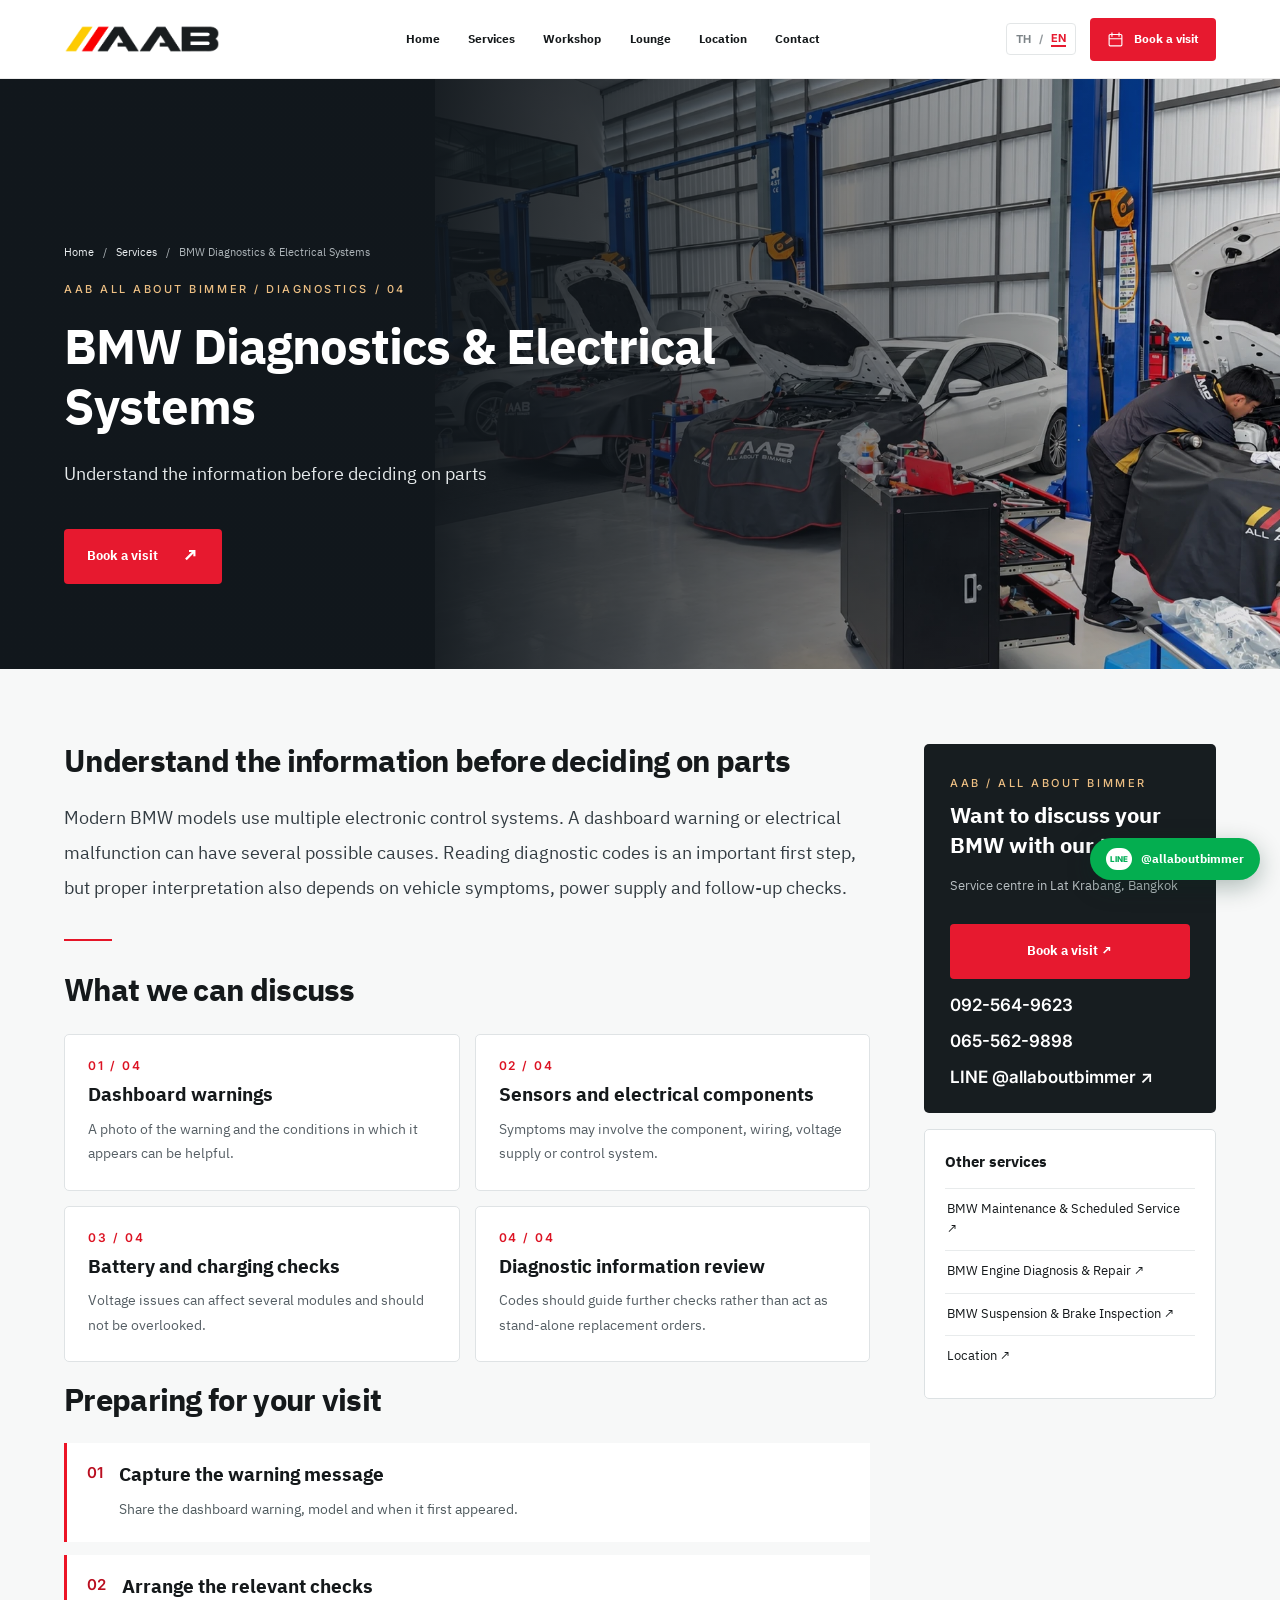
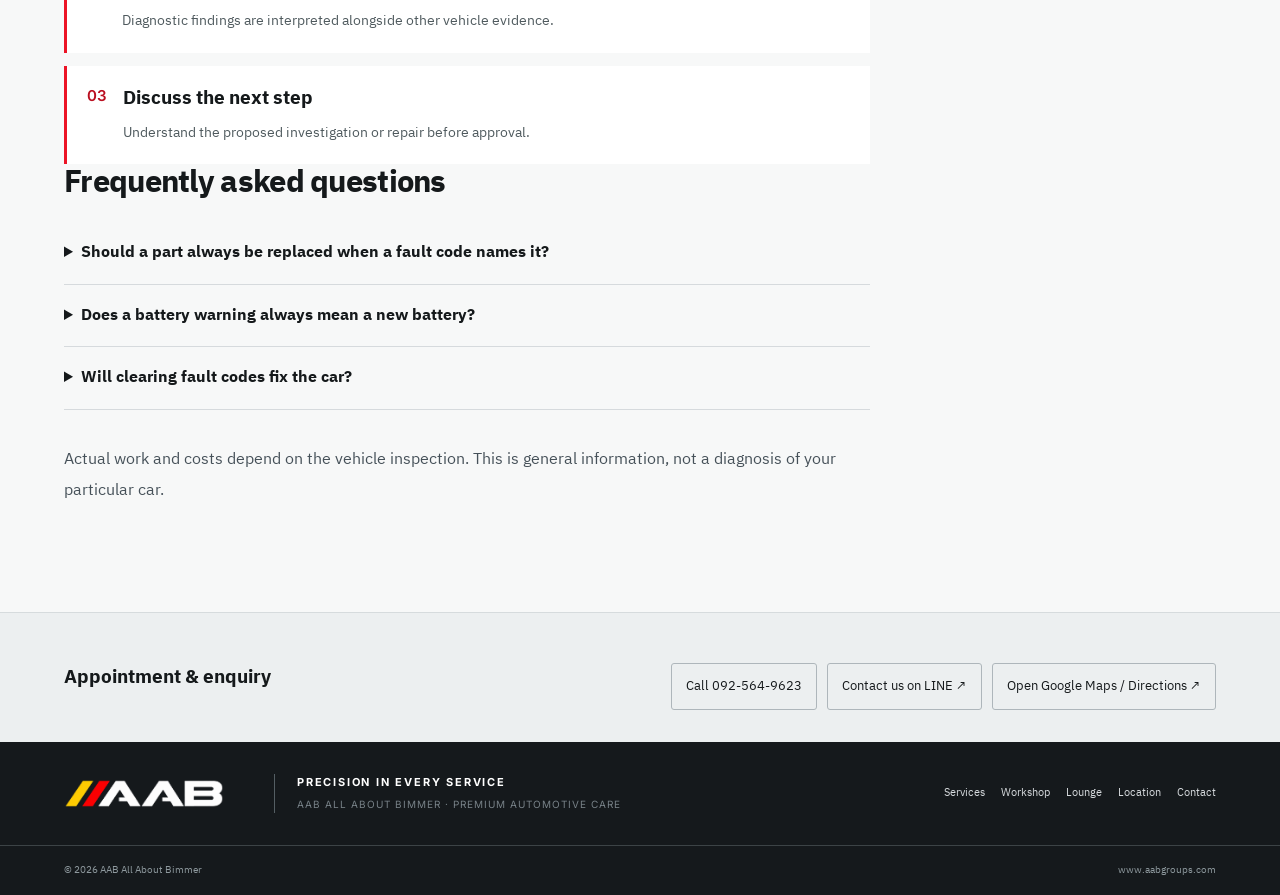
<file: en/services/bmw-electrical-diagnostics/index.html>
<!doctype html><html lang="en"><head><meta charset="utf-8"><meta name="viewport" content="width=device-width,initial-scale=1"><meta name="theme-color" content="#15191b"><meta name="robots" content="index,follow,max-image-preview:large"><title>BMW Diagnostics &amp; Electrical Checks in Bangkok | AAB</title><meta name="description" content="BMW dashboard warnings, electrical faults and diagnostic codes? AAB in Lat Krabang, Bangkok can discuss a structured inspection of relevant systems."><link rel="canonical" href="https://www.aabgroups.com/en/services/bmw-electrical-diagnostics/"><link rel="alternate" hreflang="th" href="https://www.aabgroups.com/th/services/bmw-electrical-diagnostics/">
<link rel="alternate" hreflang="en" href="https://www.aabgroups.com/en/services/bmw-electrical-diagnostics/">
<link rel="alternate" hreflang="x-default" href="https://www.aabgroups.com/th/services/bmw-electrical-diagnostics/"><meta property="og:type" content="website"><meta property="og:site_name" content="AAB All About Bimmer"><meta property="og:title" content="BMW Diagnostics &amp; Electrical Checks in Bangkok | AAB"><meta property="og:description" content="BMW dashboard warnings, electrical faults and diagnostic codes? AAB in Lat Krabang, Bangkok can discuss a structured inspection of relevant systems."><meta property="og:url" content="https://www.aabgroups.com/en/services/bmw-electrical-diagnostics/"><meta property="og:image" content="https://www.aabgroups.com/assets/service-4.webp"><meta name="twitter:card" content="summary_large_image"><link rel="icon" href="../../../assets/favicon.svg"><link rel="preconnect" href="https://fonts.googleapis.com"><link rel="preconnect" href="https://fonts.gstatic.com" crossorigin><link href="https://fonts.googleapis.com/css2?family=IBM+Plex+Sans+Thai:wght@300;400;500;600;700&family=Inter:wght@400;500;600;700;800&family=Oxanium:wght@300;400;500;600&display=swap" rel="stylesheet"><link rel="stylesheet" href="../../../styles.css"><link rel="stylesheet" href="../../../seo-pages.css"><script type="application/ld+json">{"@context":"https://schema.org","@type":"AutoRepair","@id":"https://www.aabgroups.com/#business","name":"AAB All About Bimmer","alternateName":["AAB HQ","All About Bimmer","AAB"],"url":"https://www.aabgroups.com/","telephone":["+66925649623","+66655629898"],"image":"https://www.aabgroups.com/assets/building.webp","logo":"https://www.aabgroups.com/assets/aab-logo-dark.png","hasMap":"https://maps.app.goo.gl/ARmTnQv1AniRZeXv5?g_st=ic","address":{"@type":"PostalAddress","addressLocality":"Lat Krabang","addressRegion":"Bangkok","postalCode":"10520","addressCountry":"TH"},"areaServed":[{"@type":"Place","name":"Lat Krabang, Bangkok"},{"@type":"Place","name":"Bangkok, Thailand"}],"sameAs":["https://line.me/R/ti/p/@allaboutbimmer"]}</script><script type="application/ld+json">{"@context":"https://schema.org","@type":"WebPage","@id":"https://www.aabgroups.com/en/services/bmw-electrical-diagnostics/#webpage","url":"https://www.aabgroups.com/en/services/bmw-electrical-diagnostics/","name":"BMW Diagnostics & Electrical Checks in Bangkok | AAB","description":"BMW dashboard warnings, electrical faults and diagnostic codes? AAB in Lat Krabang, Bangkok can discuss a structured inspection of relevant systems.","inLanguage":"en","isPartOf":{"@id":"https://www.aabgroups.com/#website"},"about":{"@id":"https://www.aabgroups.com/#business"}}</script><script type="application/ld+json">{"@context":"https://schema.org","@type":"Service","@id":"https://www.aabgroups.com/en/services/bmw-electrical-diagnostics/#service","name":"BMW Diagnostics & Electrical Systems","serviceType":"BMW Diagnostics","description":"Modern BMW models use multiple electronic control systems. A dashboard warning or electrical malfunction can have several possible causes. Reading diagnostic codes is an important first step, but proper interpretation also depends on vehicle symptoms, power supply and follow-up checks.","provider":{"@id":"https://www.aabgroups.com/#business"},"areaServed":{"@type":"Place","name":"Lat Krabang, Bangkok, Thailand"}}</script><script type="application/ld+json">{"@context":"https://schema.org","@type":"BreadcrumbList","itemListElement":[{"@type":"ListItem","position":1,"name":"Home","item":"https://www.aabgroups.com/en/"},{"@type":"ListItem","position":2,"name":"Services","item":"https://www.aabgroups.com/en/#services"},{"@type":"ListItem","position":3,"name":"BMW Diagnostics & Electrical Systems","item":"https://www.aabgroups.com/en/services/bmw-electrical-diagnostics/"}]}</script><script type="application/ld+json">{"@context":"https://schema.org","@type":"FAQPage","mainEntity":[{"@type":"Question","name":"Should a part always be replaced when a fault code names it?","acceptedAnswer":{"@type":"Answer","text":"No. A code indicates a condition or system requiring diagnosis, not an automatic instruction to replace a particular part."}},{"@type":"Question","name":"Does a battery warning always mean a new battery?","acceptedAnswer":{"@type":"Answer","text":"Not necessarily. The battery, charging system and related connections may need to be checked."}},{"@type":"Question","name":"Will clearing fault codes fix the car?","acceptedAnswer":{"@type":"Answer","text":"Clearing a code does not resolve an underlying problem. The warning may return if the cause remains."}}]}</script></head><body data-language="en"><a class="skip" href="#main">Skip to main content</a><header class="header" id="top"><div class="container header-inner"><a class="logo" href="../../" aria-label="AAB All About Bimmer"><img src="../../../assets/aab-logo-dark.png" width="1474" height="273" alt="AAB All About Bimmer"></a><nav class="nav" id="primaryNav" aria-label="Main navigation"><a href="../../">Home</a><a href="../../#services">Services</a><a href="../../#workshop">Workshop</a><a href="../../#lounge">Lounge</a><a href="../../location/">Location</a><a href="../../#contact">Contact</a></nav><div class="nav-actions"><div class="language" aria-label="Language"><a class="lang-switch " href="../../../th/services/bmw-electrical-diagnostics/" lang="th">TH</a><span aria-hidden="true">/</span><a class="lang-switch active" href="./" lang="en">EN</a></div><a class="nav-book" href="../../#booking"><svg viewBox="0 0 24 24" aria-hidden="true"><rect x="3" y="5" width="18" height="16" rx="1.5"/><path d="M7 2v6M17 2v6M3 11h18"/></svg><span>Book a visit</span></a><button id="navToggle" class="nav-toggle" aria-label="Menu" aria-expanded="false" aria-controls="primaryNav"><span></span><span></span><span></span></button></div></div></header><main id="main"><section class="seo-hero"><img src="../../../assets/workshop-close.webp" width="1447" height="1087" alt="BMW Diagnostics &amp; Electrical Systems - AAB All About Bimmer" fetchpriority="high"><div class="container seo-hero-inner"><nav class="seo-breadcrumb" aria-label="Breadcrumb"><a href="../../">Home</a><span> / </span><a href="../../#services">Services</a><span> / </span><span>BMW Diagnostics &amp; Electrical Systems</span></nav><span class="seo-eyebrow">AAB ALL ABOUT BIMMER / DIAGNOSTICS / 04</span><h1>BMW Diagnostics &amp; Electrical Systems</h1><p>Understand the information before deciding on parts</p><a class="button button-red" href="../../#booking">Book a visit <span aria-hidden="true">↗</span></a></div></section><div class="seo-body"><div class="container seo-layout"><article class="seo-copy"><h2>Understand the information before deciding on parts</h2><p class="lead">Modern BMW models use multiple electronic control systems. A dashboard warning or electrical malfunction can have several possible causes. Reading diagnostic codes is an important first step, but proper interpretation also depends on vehicle symptoms, power supply and follow-up checks.</p><div class="seo-rule"></div><section aria-labelledby="scope"><h2 id="scope">What we can discuss</h2><div class="seo-point-list"><div class="seo-point"><span class="seo-point-num">01 / 04</span><h3>Dashboard warnings</h3><p>A photo of the warning and the conditions in which it appears can be helpful.</p></div><div class="seo-point"><span class="seo-point-num">02 / 04</span><h3>Sensors and electrical components</h3><p>Symptoms may involve the component, wiring, voltage supply or control system.</p></div><div class="seo-point"><span class="seo-point-num">03 / 04</span><h3>Battery and charging checks</h3><p>Voltage issues can affect several modules and should not be overlooked.</p></div><div class="seo-point"><span class="seo-point-num">04 / 04</span><h3>Diagnostic information review</h3><p>Codes should guide further checks rather than act as stand-alone replacement orders.</p></div></div></section><section aria-labelledby="preparing"><h2 id="preparing">Preparing for your visit</h2><div class="seo-steps"><div class="seo-step"><b>01</b><div><h3>Capture the warning message</h3><p>Share the dashboard warning, model and when it first appeared.</p></div></div><div class="seo-step"><b>02</b><div><h3>Arrange the relevant checks</h3><p>Diagnostic findings are interpreted alongside other vehicle evidence.</p></div></div><div class="seo-step"><b>03</b><div><h3>Discuss the next step</h3><p>Understand the proposed investigation or repair before approval.</p></div></div></div></section><section class="seo-faq" aria-labelledby="faq"><h2 id="faq">Frequently asked questions</h2><details><summary>Should a part always be replaced when a fault code names it?</summary><p>No. A code indicates a condition or system requiring diagnosis, not an automatic instruction to replace a particular part.</p></details><details><summary>Does a battery warning always mean a new battery?</summary><p>Not necessarily. The battery, charging system and related connections may need to be checked.</p></details><details><summary>Will clearing fault codes fix the car?</summary><p>Clearing a code does not resolve an underlying problem. The warning may return if the cause remains.</p></details></section><p class="seo-notice">Actual work and costs depend on the vehicle inspection. This is general information, not a diagnosis of your particular car.</p></article><aside class="seo-aside"><div class="seo-side-box"><span class="seo-eyebrow">AAB / ALL ABOUT BIMMER</span><h2>Want to discuss your BMW with our team?</h2><p>Service centre in Lat Krabang, Bangkok</p><a class="button button-red" href="../../#booking">Book a visit ↗</a><a class="side-tel" href="tel:+66925649623">092-564-9623</a><a class="side-tel" href="tel:+66655629898">065-562-9898</a><a class="side-tel" href="https://line.me/R/ti/p/@allaboutbimmer" target="_blank" rel="noopener noreferrer">LINE @allaboutbimmer ↗</a></div><div class="seo-related"><strong>Other services</strong><a href="../bmw-maintenance/">BMW Maintenance &amp; Scheduled Service ↗</a><a href="../bmw-engine-repair/">BMW Engine Diagnosis &amp; Repair ↗</a><a href="../bmw-suspension-brakes/">BMW Suspension &amp; Brake Inspection ↗</a><a href="../../location/">Location ↗</a></div></aside></div></div><section class="seo-support-band"><div class="container seo-support-band-inner"><strong>Appointment & enquiry</strong><div class="seo-quicklinks"><a href="tel:+66925649623">Call 092-564-9623</a><a href="https://line.me/R/ti/p/@allaboutbimmer" target="_blank" rel="noopener noreferrer">Contact us on LINE ↗</a><a href="https://maps.app.goo.gl/ARmTnQv1AniRZeXv5?g_st=ic" target="_blank" rel="noopener noreferrer">Open Google Maps / Directions ↗</a></div></div></section></main><footer class="footer"><div class="container footer-top"><a class="footer-brand" href="../../"><img src="../../../assets/aab-logo-white.png" width="1474" height="273" alt="AAB All About Bimmer"></a><p>PRECISION IN EVERY SERVICE<small>AAB ALL ABOUT BIMMER · PREMIUM AUTOMOTIVE CARE</small></p><nav aria-label="Footer navigation"><a href="../../#services">Services</a><a href="../../#workshop">Workshop</a><a href="../../#lounge">Lounge</a><a href="../../location/">Location</a><a href="../../#contact">Contact</a></nav></div><div class="container footer-bottom"><span>© 2026 AAB All About Bimmer</span><span>www.aabgroups.com</span></div></footer><a class="float-line" href="https://line.me/R/ti/p/@allaboutbimmer" target="_blank" rel="noopener noreferrer" aria-label="Open LINE Official"><span>LINE</span><b>@allaboutbimmer</b></a><script src="../../../script.js" defer></script></body></html>
</file>
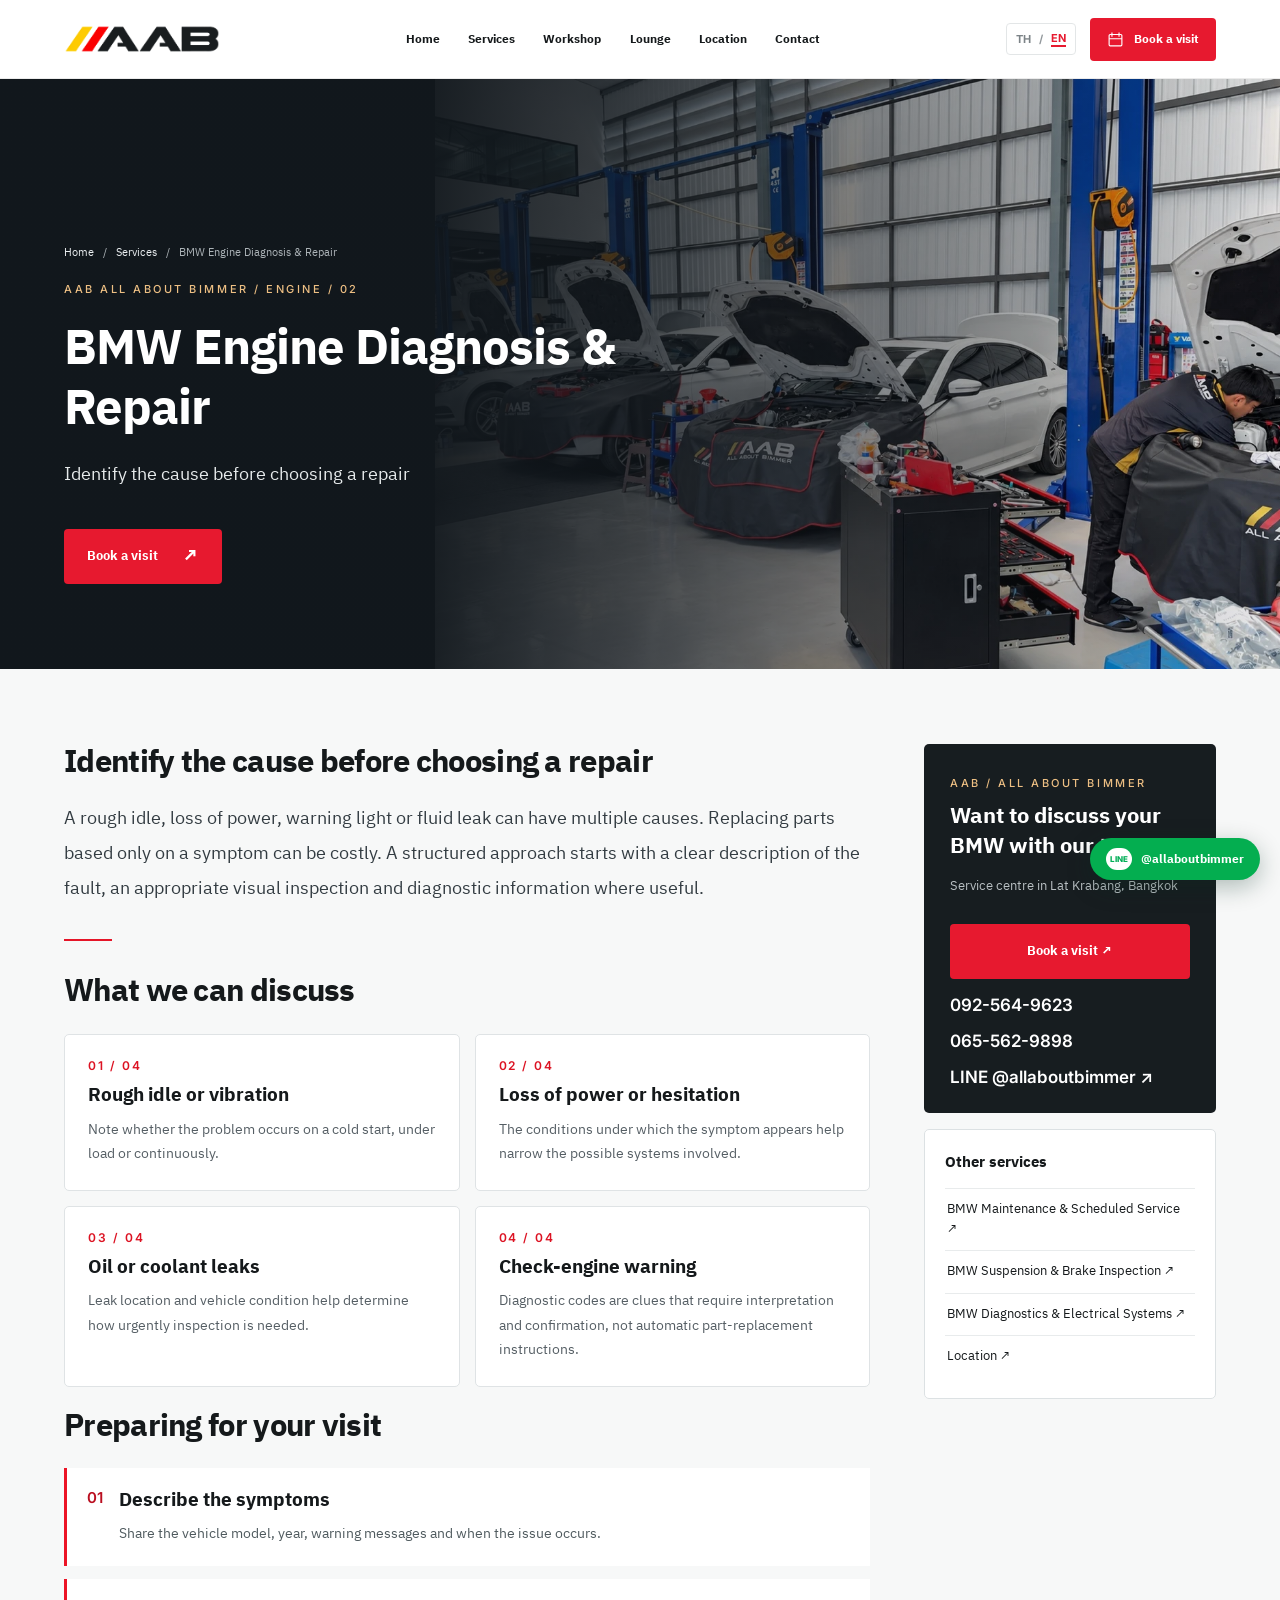
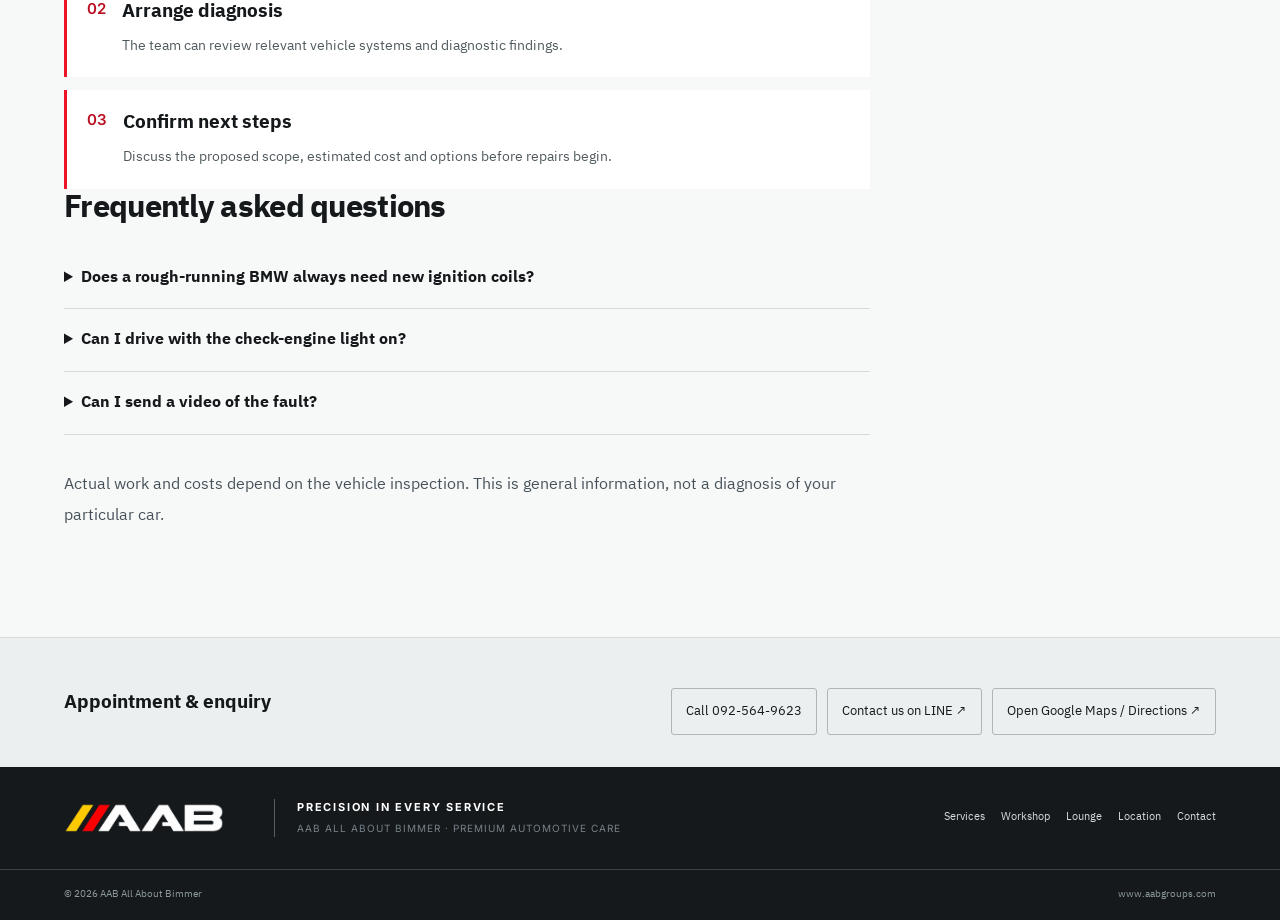
<file: en/services/bmw-engine-repair/index.html>
<!doctype html><html lang="en"><head><meta charset="utf-8"><meta name="viewport" content="width=device-width,initial-scale=1"><meta name="theme-color" content="#15191b"><meta name="robots" content="index,follow,max-image-preview:large"><title>BMW Engine Diagnostics &amp; Repair in Bangkok | AAB</title><meta name="description" content="BMW rough idle, reduced power, engine warning or suspected leaks? Contact AAB in Lat Krabang, Bangkok to discuss engine diagnosis and repair options."><link rel="canonical" href="https://www.aabgroups.com/en/services/bmw-engine-repair/"><link rel="alternate" hreflang="th" href="https://www.aabgroups.com/th/services/bmw-engine-repair/">
<link rel="alternate" hreflang="en" href="https://www.aabgroups.com/en/services/bmw-engine-repair/">
<link rel="alternate" hreflang="x-default" href="https://www.aabgroups.com/th/services/bmw-engine-repair/"><meta property="og:type" content="website"><meta property="og:site_name" content="AAB All About Bimmer"><meta property="og:title" content="BMW Engine Diagnostics &amp; Repair in Bangkok | AAB"><meta property="og:description" content="BMW rough idle, reduced power, engine warning or suspected leaks? Contact AAB in Lat Krabang, Bangkok to discuss engine diagnosis and repair options."><meta property="og:url" content="https://www.aabgroups.com/en/services/bmw-engine-repair/"><meta property="og:image" content="https://www.aabgroups.com/assets/service-2.webp"><meta name="twitter:card" content="summary_large_image"><link rel="icon" href="../../../assets/favicon.svg"><link rel="preconnect" href="https://fonts.googleapis.com"><link rel="preconnect" href="https://fonts.gstatic.com" crossorigin><link href="https://fonts.googleapis.com/css2?family=IBM+Plex+Sans+Thai:wght@300;400;500;600;700&family=Inter:wght@400;500;600;700;800&family=Oxanium:wght@300;400;500;600&display=swap" rel="stylesheet"><link rel="stylesheet" href="../../../styles.css"><link rel="stylesheet" href="../../../seo-pages.css"><script type="application/ld+json">{"@context":"https://schema.org","@type":"AutoRepair","@id":"https://www.aabgroups.com/#business","name":"AAB All About Bimmer","alternateName":["AAB HQ","All About Bimmer","AAB"],"url":"https://www.aabgroups.com/","telephone":["+66925649623","+66655629898"],"image":"https://www.aabgroups.com/assets/building.webp","logo":"https://www.aabgroups.com/assets/aab-logo-dark.png","hasMap":"https://maps.app.goo.gl/ARmTnQv1AniRZeXv5?g_st=ic","address":{"@type":"PostalAddress","addressLocality":"Lat Krabang","addressRegion":"Bangkok","postalCode":"10520","addressCountry":"TH"},"areaServed":[{"@type":"Place","name":"Lat Krabang, Bangkok"},{"@type":"Place","name":"Bangkok, Thailand"}],"sameAs":["https://line.me/R/ti/p/@allaboutbimmer"]}</script><script type="application/ld+json">{"@context":"https://schema.org","@type":"WebPage","@id":"https://www.aabgroups.com/en/services/bmw-engine-repair/#webpage","url":"https://www.aabgroups.com/en/services/bmw-engine-repair/","name":"BMW Engine Diagnostics & Repair in Bangkok | AAB","description":"BMW rough idle, reduced power, engine warning or suspected leaks? Contact AAB in Lat Krabang, Bangkok to discuss engine diagnosis and repair options.","inLanguage":"en","isPartOf":{"@id":"https://www.aabgroups.com/#website"},"about":{"@id":"https://www.aabgroups.com/#business"}}</script><script type="application/ld+json">{"@context":"https://schema.org","@type":"Service","@id":"https://www.aabgroups.com/en/services/bmw-engine-repair/#service","name":"BMW Engine Diagnosis & Repair","serviceType":"BMW Engine Repair","description":"A rough idle, loss of power, warning light or fluid leak can have multiple causes. Replacing parts based only on a symptom can be costly. A structured approach starts with a clear description of the fault, an appropriate visual inspection and diagnostic information where useful.","provider":{"@id":"https://www.aabgroups.com/#business"},"areaServed":{"@type":"Place","name":"Lat Krabang, Bangkok, Thailand"}}</script><script type="application/ld+json">{"@context":"https://schema.org","@type":"BreadcrumbList","itemListElement":[{"@type":"ListItem","position":1,"name":"Home","item":"https://www.aabgroups.com/en/"},{"@type":"ListItem","position":2,"name":"Services","item":"https://www.aabgroups.com/en/#services"},{"@type":"ListItem","position":3,"name":"BMW Engine Diagnosis & Repair","item":"https://www.aabgroups.com/en/services/bmw-engine-repair/"}]}</script><script type="application/ld+json">{"@context":"https://schema.org","@type":"FAQPage","mainEntity":[{"@type":"Question","name":"Does a rough-running BMW always need new ignition coils?","acceptedAnswer":{"@type":"Answer","text":"No. Ignition, fuel, intake and other engine systems may produce similar symptoms. Diagnosis should come before replacing parts."}},{"@type":"Question","name":"Can I drive with the check-engine light on?","acceptedAnswer":{"@type":"Answer","text":"If it flashes or the vehicle runs very poorly, overheats or loses power, stop safely and seek assistance before continuing."}},{"@type":"Question","name":"Can I send a video of the fault?","acceptedAnswer":{"@type":"Answer","text":"Yes. Video and warning-screen photos can help the initial discussion, although the cause may require an in-person inspection."}}]}</script></head><body data-language="en"><a class="skip" href="#main">Skip to main content</a><header class="header" id="top"><div class="container header-inner"><a class="logo" href="../../" aria-label="AAB All About Bimmer"><img src="../../../assets/aab-logo-dark.png" width="1474" height="273" alt="AAB All About Bimmer"></a><nav class="nav" id="primaryNav" aria-label="Main navigation"><a href="../../">Home</a><a href="../../#services">Services</a><a href="../../#workshop">Workshop</a><a href="../../#lounge">Lounge</a><a href="../../location/">Location</a><a href="../../#contact">Contact</a></nav><div class="nav-actions"><div class="language" aria-label="Language"><a class="lang-switch " href="../../../th/services/bmw-engine-repair/" lang="th">TH</a><span aria-hidden="true">/</span><a class="lang-switch active" href="./" lang="en">EN</a></div><a class="nav-book" href="../../#booking"><svg viewBox="0 0 24 24" aria-hidden="true"><rect x="3" y="5" width="18" height="16" rx="1.5"/><path d="M7 2v6M17 2v6M3 11h18"/></svg><span>Book a visit</span></a><button id="navToggle" class="nav-toggle" aria-label="Menu" aria-expanded="false" aria-controls="primaryNav"><span></span><span></span><span></span></button></div></div></header><main id="main"><section class="seo-hero"><img src="../../../assets/workshop-close.webp" width="1447" height="1087" alt="BMW Engine Diagnosis &amp; Repair - AAB All About Bimmer" fetchpriority="high"><div class="container seo-hero-inner"><nav class="seo-breadcrumb" aria-label="Breadcrumb"><a href="../../">Home</a><span> / </span><a href="../../#services">Services</a><span> / </span><span>BMW Engine Diagnosis &amp; Repair</span></nav><span class="seo-eyebrow">AAB ALL ABOUT BIMMER / ENGINE / 02</span><h1>BMW Engine Diagnosis &amp; Repair</h1><p>Identify the cause before choosing a repair</p><a class="button button-red" href="../../#booking">Book a visit <span aria-hidden="true">↗</span></a></div></section><div class="seo-body"><div class="container seo-layout"><article class="seo-copy"><h2>Identify the cause before choosing a repair</h2><p class="lead">A rough idle, loss of power, warning light or fluid leak can have multiple causes. Replacing parts based only on a symptom can be costly. A structured approach starts with a clear description of the fault, an appropriate visual inspection and diagnostic information where useful.</p><div class="seo-rule"></div><section aria-labelledby="scope"><h2 id="scope">What we can discuss</h2><div class="seo-point-list"><div class="seo-point"><span class="seo-point-num">01 / 04</span><h3>Rough idle or vibration</h3><p>Note whether the problem occurs on a cold start, under load or continuously.</p></div><div class="seo-point"><span class="seo-point-num">02 / 04</span><h3>Loss of power or hesitation</h3><p>The conditions under which the symptom appears help narrow the possible systems involved.</p></div><div class="seo-point"><span class="seo-point-num">03 / 04</span><h3>Oil or coolant leaks</h3><p>Leak location and vehicle condition help determine how urgently inspection is needed.</p></div><div class="seo-point"><span class="seo-point-num">04 / 04</span><h3>Check-engine warning</h3><p>Diagnostic codes are clues that require interpretation and confirmation, not automatic part-replacement instructions.</p></div></div></section><section aria-labelledby="preparing"><h2 id="preparing">Preparing for your visit</h2><div class="seo-steps"><div class="seo-step"><b>01</b><div><h3>Describe the symptoms</h3><p>Share the vehicle model, year, warning messages and when the issue occurs.</p></div></div><div class="seo-step"><b>02</b><div><h3>Arrange diagnosis</h3><p>The team can review relevant vehicle systems and diagnostic findings.</p></div></div><div class="seo-step"><b>03</b><div><h3>Confirm next steps</h3><p>Discuss the proposed scope, estimated cost and options before repairs begin.</p></div></div></div></section><section class="seo-faq" aria-labelledby="faq"><h2 id="faq">Frequently asked questions</h2><details><summary>Does a rough-running BMW always need new ignition coils?</summary><p>No. Ignition, fuel, intake and other engine systems may produce similar symptoms. Diagnosis should come before replacing parts.</p></details><details><summary>Can I drive with the check-engine light on?</summary><p>If it flashes or the vehicle runs very poorly, overheats or loses power, stop safely and seek assistance before continuing.</p></details><details><summary>Can I send a video of the fault?</summary><p>Yes. Video and warning-screen photos can help the initial discussion, although the cause may require an in-person inspection.</p></details></section><p class="seo-notice">Actual work and costs depend on the vehicle inspection. This is general information, not a diagnosis of your particular car.</p></article><aside class="seo-aside"><div class="seo-side-box"><span class="seo-eyebrow">AAB / ALL ABOUT BIMMER</span><h2>Want to discuss your BMW with our team?</h2><p>Service centre in Lat Krabang, Bangkok</p><a class="button button-red" href="../../#booking">Book a visit ↗</a><a class="side-tel" href="tel:+66925649623">092-564-9623</a><a class="side-tel" href="tel:+66655629898">065-562-9898</a><a class="side-tel" href="https://line.me/R/ti/p/@allaboutbimmer" target="_blank" rel="noopener noreferrer">LINE @allaboutbimmer ↗</a></div><div class="seo-related"><strong>Other services</strong><a href="../bmw-maintenance/">BMW Maintenance &amp; Scheduled Service ↗</a><a href="../bmw-suspension-brakes/">BMW Suspension &amp; Brake Inspection ↗</a><a href="../bmw-electrical-diagnostics/">BMW Diagnostics &amp; Electrical Systems ↗</a><a href="../../location/">Location ↗</a></div></aside></div></div><section class="seo-support-band"><div class="container seo-support-band-inner"><strong>Appointment & enquiry</strong><div class="seo-quicklinks"><a href="tel:+66925649623">Call 092-564-9623</a><a href="https://line.me/R/ti/p/@allaboutbimmer" target="_blank" rel="noopener noreferrer">Contact us on LINE ↗</a><a href="https://maps.app.goo.gl/ARmTnQv1AniRZeXv5?g_st=ic" target="_blank" rel="noopener noreferrer">Open Google Maps / Directions ↗</a></div></div></section></main><footer class="footer"><div class="container footer-top"><a class="footer-brand" href="../../"><img src="../../../assets/aab-logo-white.png" width="1474" height="273" alt="AAB All About Bimmer"></a><p>PRECISION IN EVERY SERVICE<small>AAB ALL ABOUT BIMMER · PREMIUM AUTOMOTIVE CARE</small></p><nav aria-label="Footer navigation"><a href="../../#services">Services</a><a href="../../#workshop">Workshop</a><a href="../../#lounge">Lounge</a><a href="../../location/">Location</a><a href="../../#contact">Contact</a></nav></div><div class="container footer-bottom"><span>© 2026 AAB All About Bimmer</span><span>www.aabgroups.com</span></div></footer><a class="float-line" href="https://line.me/R/ti/p/@allaboutbimmer" target="_blank" rel="noopener noreferrer" aria-label="Open LINE Official"><span>LINE</span><b>@allaboutbimmer</b></a><script src="../../../script.js" defer></script></body></html>
</file>
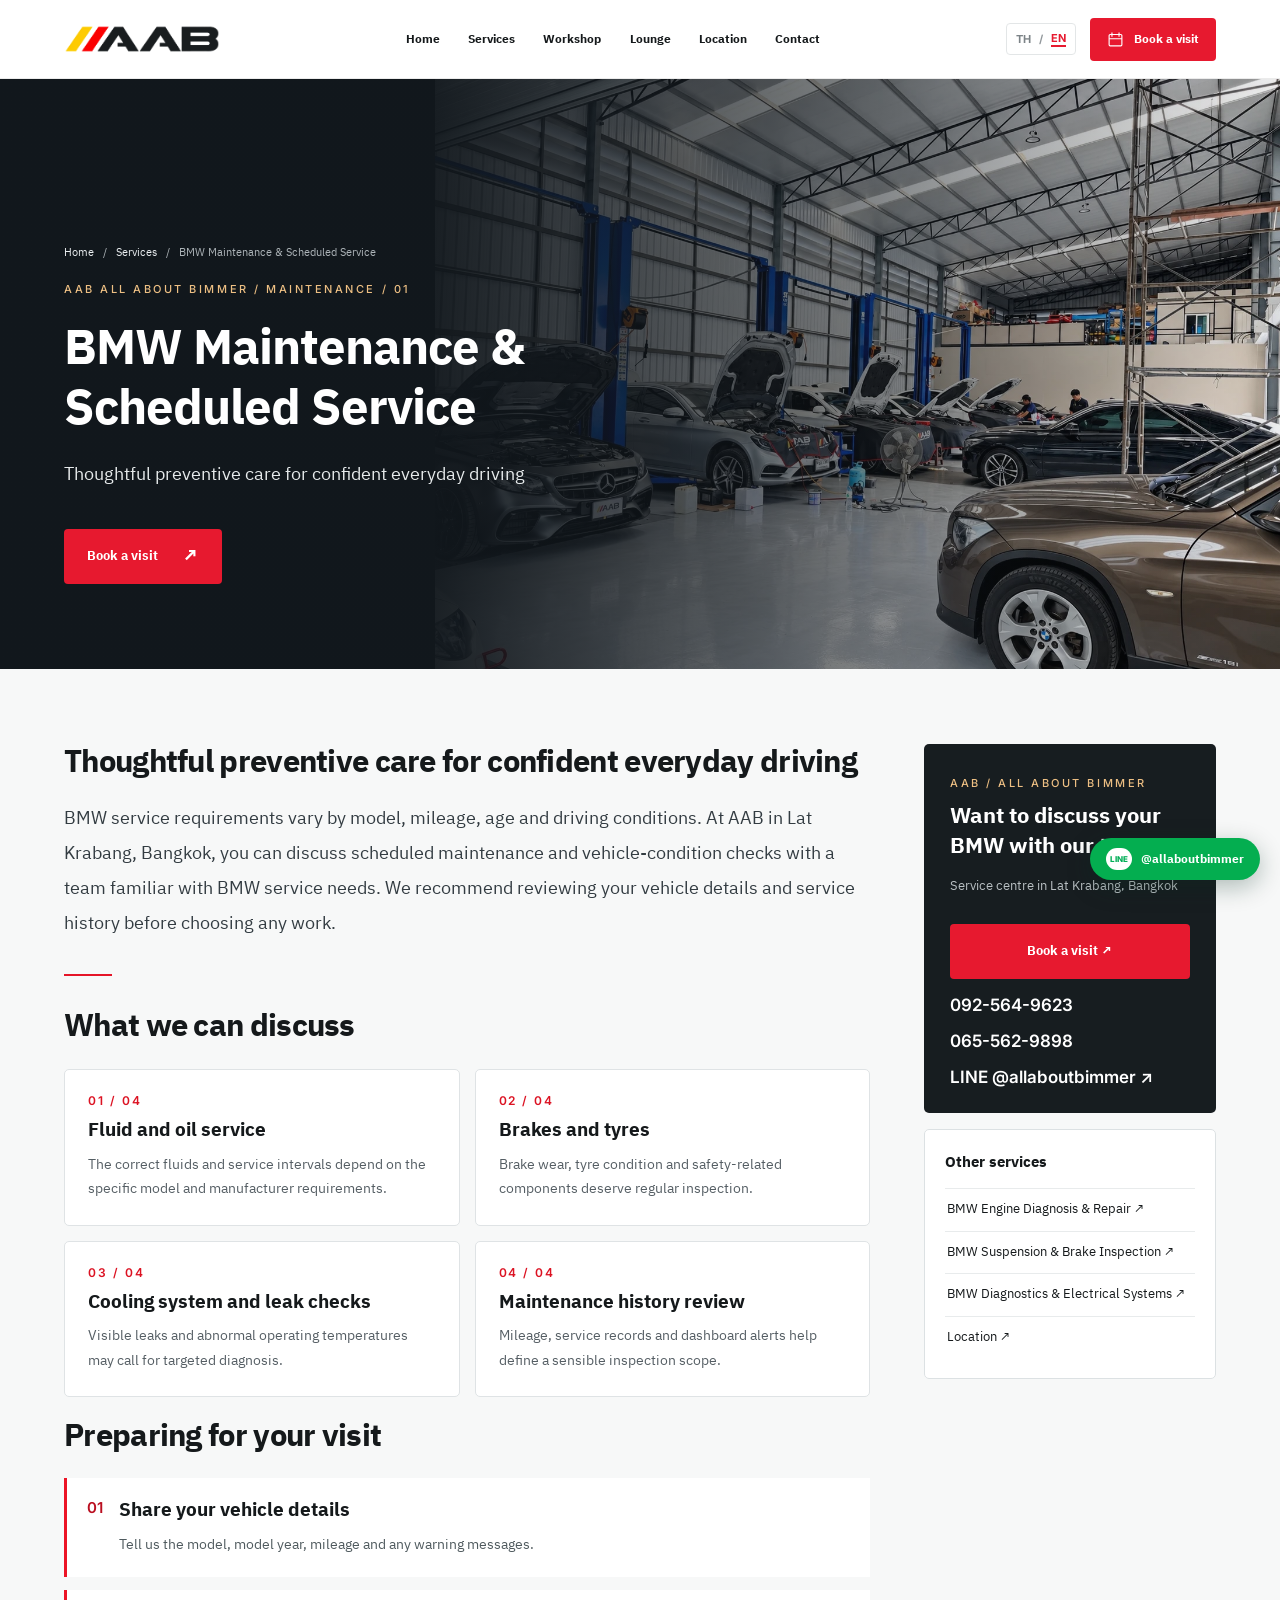
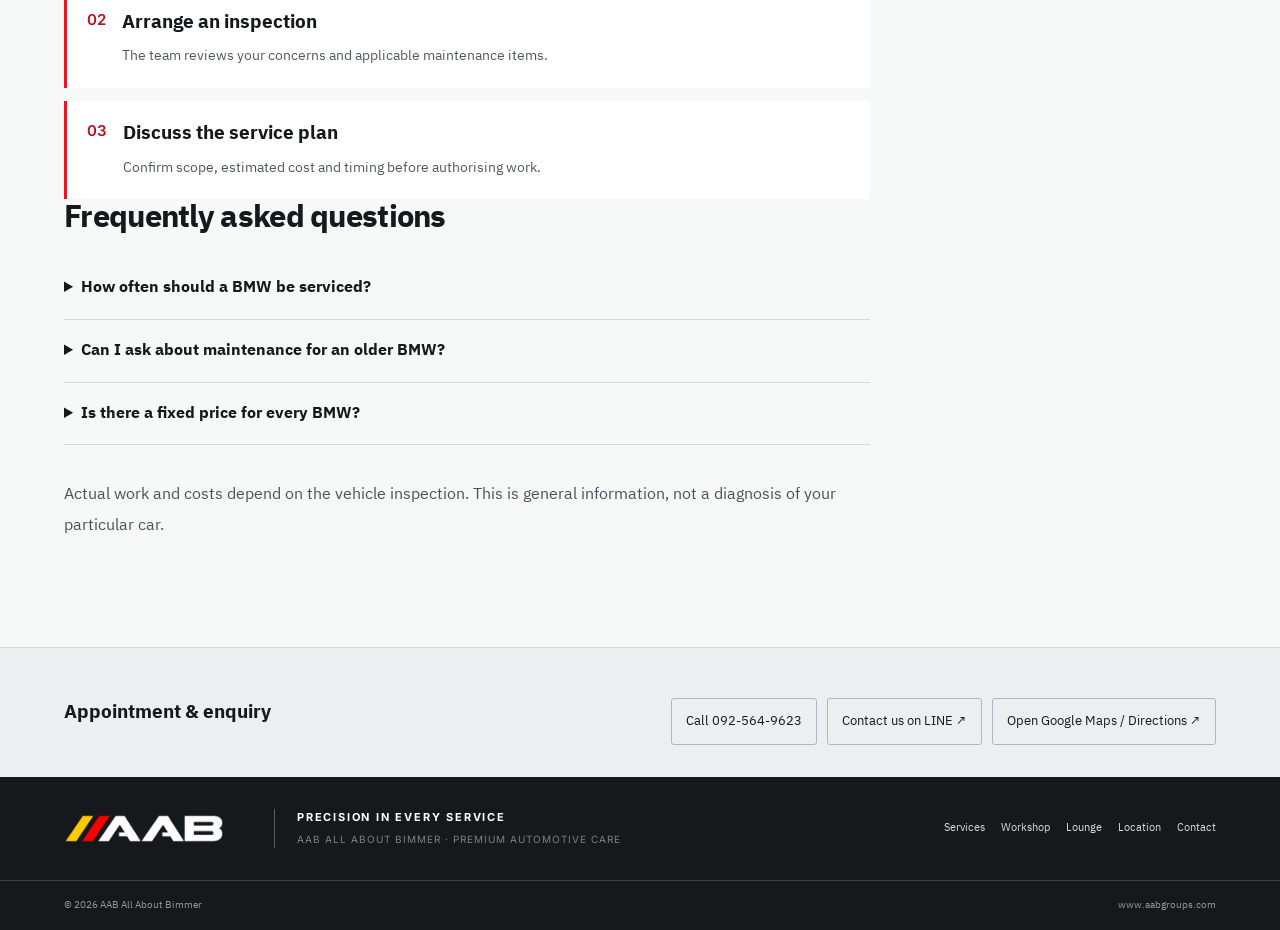
<file: en/services/bmw-maintenance/index.html>
<!doctype html><html lang="en"><head><meta charset="utf-8"><meta name="viewport" content="width=device-width,initial-scale=1"><meta name="theme-color" content="#15191b"><meta name="robots" content="index,follow,max-image-preview:large"><title>BMW Maintenance &amp; Scheduled Service in Bangkok | AAB</title><meta name="description" content="BMW maintenance and scheduled service in Lat Krabang, Bangkok. Discuss oil service, brake checks, fluids and condition inspections with AAB. Call +66 92 564 9623."><link rel="canonical" href="https://www.aabgroups.com/en/services/bmw-maintenance/"><link rel="alternate" hreflang="th" href="https://www.aabgroups.com/th/services/bmw-maintenance/">
<link rel="alternate" hreflang="en" href="https://www.aabgroups.com/en/services/bmw-maintenance/">
<link rel="alternate" hreflang="x-default" href="https://www.aabgroups.com/th/services/bmw-maintenance/"><meta property="og:type" content="website"><meta property="og:site_name" content="AAB All About Bimmer"><meta property="og:title" content="BMW Maintenance &amp; Scheduled Service in Bangkok | AAB"><meta property="og:description" content="BMW maintenance and scheduled service in Lat Krabang, Bangkok. Discuss oil service, brake checks, fluids and condition inspections with AAB. Call +66 92 564 9623."><meta property="og:url" content="https://www.aabgroups.com/en/services/bmw-maintenance/"><meta property="og:image" content="https://www.aabgroups.com/assets/service-1.webp"><meta name="twitter:card" content="summary_large_image"><link rel="icon" href="../../../assets/favicon.svg"><link rel="preconnect" href="https://fonts.googleapis.com"><link rel="preconnect" href="https://fonts.gstatic.com" crossorigin><link href="https://fonts.googleapis.com/css2?family=IBM+Plex+Sans+Thai:wght@300;400;500;600;700&family=Inter:wght@400;500;600;700;800&family=Oxanium:wght@300;400;500;600&display=swap" rel="stylesheet"><link rel="stylesheet" href="../../../styles.css"><link rel="stylesheet" href="../../../seo-pages.css"><script type="application/ld+json">{"@context":"https://schema.org","@type":"AutoRepair","@id":"https://www.aabgroups.com/#business","name":"AAB All About Bimmer","alternateName":["AAB HQ","All About Bimmer","AAB"],"url":"https://www.aabgroups.com/","telephone":["+66925649623","+66655629898"],"image":"https://www.aabgroups.com/assets/building.webp","logo":"https://www.aabgroups.com/assets/aab-logo-dark.png","hasMap":"https://maps.app.goo.gl/ARmTnQv1AniRZeXv5?g_st=ic","address":{"@type":"PostalAddress","addressLocality":"Lat Krabang","addressRegion":"Bangkok","postalCode":"10520","addressCountry":"TH"},"areaServed":[{"@type":"Place","name":"Lat Krabang, Bangkok"},{"@type":"Place","name":"Bangkok, Thailand"}],"sameAs":["https://line.me/R/ti/p/@allaboutbimmer"]}</script><script type="application/ld+json">{"@context":"https://schema.org","@type":"WebPage","@id":"https://www.aabgroups.com/en/services/bmw-maintenance/#webpage","url":"https://www.aabgroups.com/en/services/bmw-maintenance/","name":"BMW Maintenance & Scheduled Service in Bangkok | AAB","description":"BMW maintenance and scheduled service in Lat Krabang, Bangkok. Discuss oil service, brake checks, fluids and condition inspections with AAB. Call +66 92 564 9623.","inLanguage":"en","isPartOf":{"@id":"https://www.aabgroups.com/#website"},"about":{"@id":"https://www.aabgroups.com/#business"}}</script><script type="application/ld+json">{"@context":"https://schema.org","@type":"Service","@id":"https://www.aabgroups.com/en/services/bmw-maintenance/#service","name":"BMW Maintenance & Scheduled Service","serviceType":"BMW Maintenance","description":"BMW service requirements vary by model, mileage, age and driving conditions. At AAB in Lat Krabang, Bangkok, you can discuss scheduled maintenance and vehicle-condition checks with a team familiar with BMW service needs. We recommend reviewing your vehicle details and service history before choosing any work.","provider":{"@id":"https://www.aabgroups.com/#business"},"areaServed":{"@type":"Place","name":"Lat Krabang, Bangkok, Thailand"}}</script><script type="application/ld+json">{"@context":"https://schema.org","@type":"BreadcrumbList","itemListElement":[{"@type":"ListItem","position":1,"name":"Home","item":"https://www.aabgroups.com/en/"},{"@type":"ListItem","position":2,"name":"Services","item":"https://www.aabgroups.com/en/#services"},{"@type":"ListItem","position":3,"name":"BMW Maintenance & Scheduled Service","item":"https://www.aabgroups.com/en/services/bmw-maintenance/"}]}</script><script type="application/ld+json">{"@context":"https://schema.org","@type":"FAQPage","mainEntity":[{"@type":"Question","name":"How often should a BMW be serviced?","acceptedAnswer":{"@type":"Answer","text":"Intervals vary by model, engine, driving conditions and the vehicle’s service indicator. Consult the owner’s manual and assess the actual vehicle condition."}},{"@type":"Question","name":"Can I ask about maintenance for an older BMW?","acceptedAnswer":{"@type":"Answer","text":"Yes. Please share the model and maintenance history so the team can assess the appropriate service discussion."}},{"@type":"Question","name":"Is there a fixed price for every BMW?","acceptedAnswer":{"@type":"Answer","text":"No. Prices vary by model, fluids, parts and required work. Contact AAB with your vehicle details for an assessment."}}]}</script></head><body data-language="en"><a class="skip" href="#main">Skip to main content</a><header class="header" id="top"><div class="container header-inner"><a class="logo" href="../../" aria-label="AAB All About Bimmer"><img src="../../../assets/aab-logo-dark.png" width="1474" height="273" alt="AAB All About Bimmer"></a><nav class="nav" id="primaryNav" aria-label="Main navigation"><a href="../../">Home</a><a href="../../#services">Services</a><a href="../../#workshop">Workshop</a><a href="../../#lounge">Lounge</a><a href="../../location/">Location</a><a href="../../#contact">Contact</a></nav><div class="nav-actions"><div class="language" aria-label="Language"><a class="lang-switch " href="../../../th/services/bmw-maintenance/" lang="th">TH</a><span aria-hidden="true">/</span><a class="lang-switch active" href="./" lang="en">EN</a></div><a class="nav-book" href="../../#booking"><svg viewBox="0 0 24 24" aria-hidden="true"><rect x="3" y="5" width="18" height="16" rx="1.5"/><path d="M7 2v6M17 2v6M3 11h18"/></svg><span>Book a visit</span></a><button id="navToggle" class="nav-toggle" aria-label="Menu" aria-expanded="false" aria-controls="primaryNav"><span></span><span></span><span></span></button></div></div></header><main id="main"><section class="seo-hero"><img src="../../../assets/workshop-wide.webp" width="1447" height="1087" alt="BMW Maintenance &amp; Scheduled Service - AAB All About Bimmer" fetchpriority="high"><div class="container seo-hero-inner"><nav class="seo-breadcrumb" aria-label="Breadcrumb"><a href="../../">Home</a><span> / </span><a href="../../#services">Services</a><span> / </span><span>BMW Maintenance &amp; Scheduled Service</span></nav><span class="seo-eyebrow">AAB ALL ABOUT BIMMER / MAINTENANCE / 01</span><h1>BMW Maintenance &amp; Scheduled Service</h1><p>Thoughtful preventive care for confident everyday driving</p><a class="button button-red" href="../../#booking">Book a visit <span aria-hidden="true">↗</span></a></div></section><div class="seo-body"><div class="container seo-layout"><article class="seo-copy"><h2>Thoughtful preventive care for confident everyday driving</h2><p class="lead">BMW service requirements vary by model, mileage, age and driving conditions. At AAB in Lat Krabang, Bangkok, you can discuss scheduled maintenance and vehicle-condition checks with a team familiar with BMW service needs. We recommend reviewing your vehicle details and service history before choosing any work.</p><div class="seo-rule"></div><section aria-labelledby="scope"><h2 id="scope">What we can discuss</h2><div class="seo-point-list"><div class="seo-point"><span class="seo-point-num">01 / 04</span><h3>Fluid and oil service</h3><p>The correct fluids and service intervals depend on the specific model and manufacturer requirements.</p></div><div class="seo-point"><span class="seo-point-num">02 / 04</span><h3>Brakes and tyres</h3><p>Brake wear, tyre condition and safety-related components deserve regular inspection.</p></div><div class="seo-point"><span class="seo-point-num">03 / 04</span><h3>Cooling system and leak checks</h3><p>Visible leaks and abnormal operating temperatures may call for targeted diagnosis.</p></div><div class="seo-point"><span class="seo-point-num">04 / 04</span><h3>Maintenance history review</h3><p>Mileage, service records and dashboard alerts help define a sensible inspection scope.</p></div></div></section><section aria-labelledby="preparing"><h2 id="preparing">Preparing for your visit</h2><div class="seo-steps"><div class="seo-step"><b>01</b><div><h3>Share your vehicle details</h3><p>Tell us the model, model year, mileage and any warning messages.</p></div></div><div class="seo-step"><b>02</b><div><h3>Arrange an inspection</h3><p>The team reviews your concerns and applicable maintenance items.</p></div></div><div class="seo-step"><b>03</b><div><h3>Discuss the service plan</h3><p>Confirm scope, estimated cost and timing before authorising work.</p></div></div></div></section><section class="seo-faq" aria-labelledby="faq"><h2 id="faq">Frequently asked questions</h2><details><summary>How often should a BMW be serviced?</summary><p>Intervals vary by model, engine, driving conditions and the vehicle’s service indicator. Consult the owner’s manual and assess the actual vehicle condition.</p></details><details><summary>Can I ask about maintenance for an older BMW?</summary><p>Yes. Please share the model and maintenance history so the team can assess the appropriate service discussion.</p></details><details><summary>Is there a fixed price for every BMW?</summary><p>No. Prices vary by model, fluids, parts and required work. Contact AAB with your vehicle details for an assessment.</p></details></section><p class="seo-notice">Actual work and costs depend on the vehicle inspection. This is general information, not a diagnosis of your particular car.</p></article><aside class="seo-aside"><div class="seo-side-box"><span class="seo-eyebrow">AAB / ALL ABOUT BIMMER</span><h2>Want to discuss your BMW with our team?</h2><p>Service centre in Lat Krabang, Bangkok</p><a class="button button-red" href="../../#booking">Book a visit ↗</a><a class="side-tel" href="tel:+66925649623">092-564-9623</a><a class="side-tel" href="tel:+66655629898">065-562-9898</a><a class="side-tel" href="https://line.me/R/ti/p/@allaboutbimmer" target="_blank" rel="noopener noreferrer">LINE @allaboutbimmer ↗</a></div><div class="seo-related"><strong>Other services</strong><a href="../bmw-engine-repair/">BMW Engine Diagnosis &amp; Repair ↗</a><a href="../bmw-suspension-brakes/">BMW Suspension &amp; Brake Inspection ↗</a><a href="../bmw-electrical-diagnostics/">BMW Diagnostics &amp; Electrical Systems ↗</a><a href="../../location/">Location ↗</a></div></aside></div></div><section class="seo-support-band"><div class="container seo-support-band-inner"><strong>Appointment & enquiry</strong><div class="seo-quicklinks"><a href="tel:+66925649623">Call 092-564-9623</a><a href="https://line.me/R/ti/p/@allaboutbimmer" target="_blank" rel="noopener noreferrer">Contact us on LINE ↗</a><a href="https://maps.app.goo.gl/ARmTnQv1AniRZeXv5?g_st=ic" target="_blank" rel="noopener noreferrer">Open Google Maps / Directions ↗</a></div></div></section></main><footer class="footer"><div class="container footer-top"><a class="footer-brand" href="../../"><img src="../../../assets/aab-logo-white.png" width="1474" height="273" alt="AAB All About Bimmer"></a><p>PRECISION IN EVERY SERVICE<small>AAB ALL ABOUT BIMMER · PREMIUM AUTOMOTIVE CARE</small></p><nav aria-label="Footer navigation"><a href="../../#services">Services</a><a href="../../#workshop">Workshop</a><a href="../../#lounge">Lounge</a><a href="../../location/">Location</a><a href="../../#contact">Contact</a></nav></div><div class="container footer-bottom"><span>© 2026 AAB All About Bimmer</span><span>www.aabgroups.com</span></div></footer><a class="float-line" href="https://line.me/R/ti/p/@allaboutbimmer" target="_blank" rel="noopener noreferrer" aria-label="Open LINE Official"><span>LINE</span><b>@allaboutbimmer</b></a><script src="../../../script.js" defer></script></body></html>
</file>
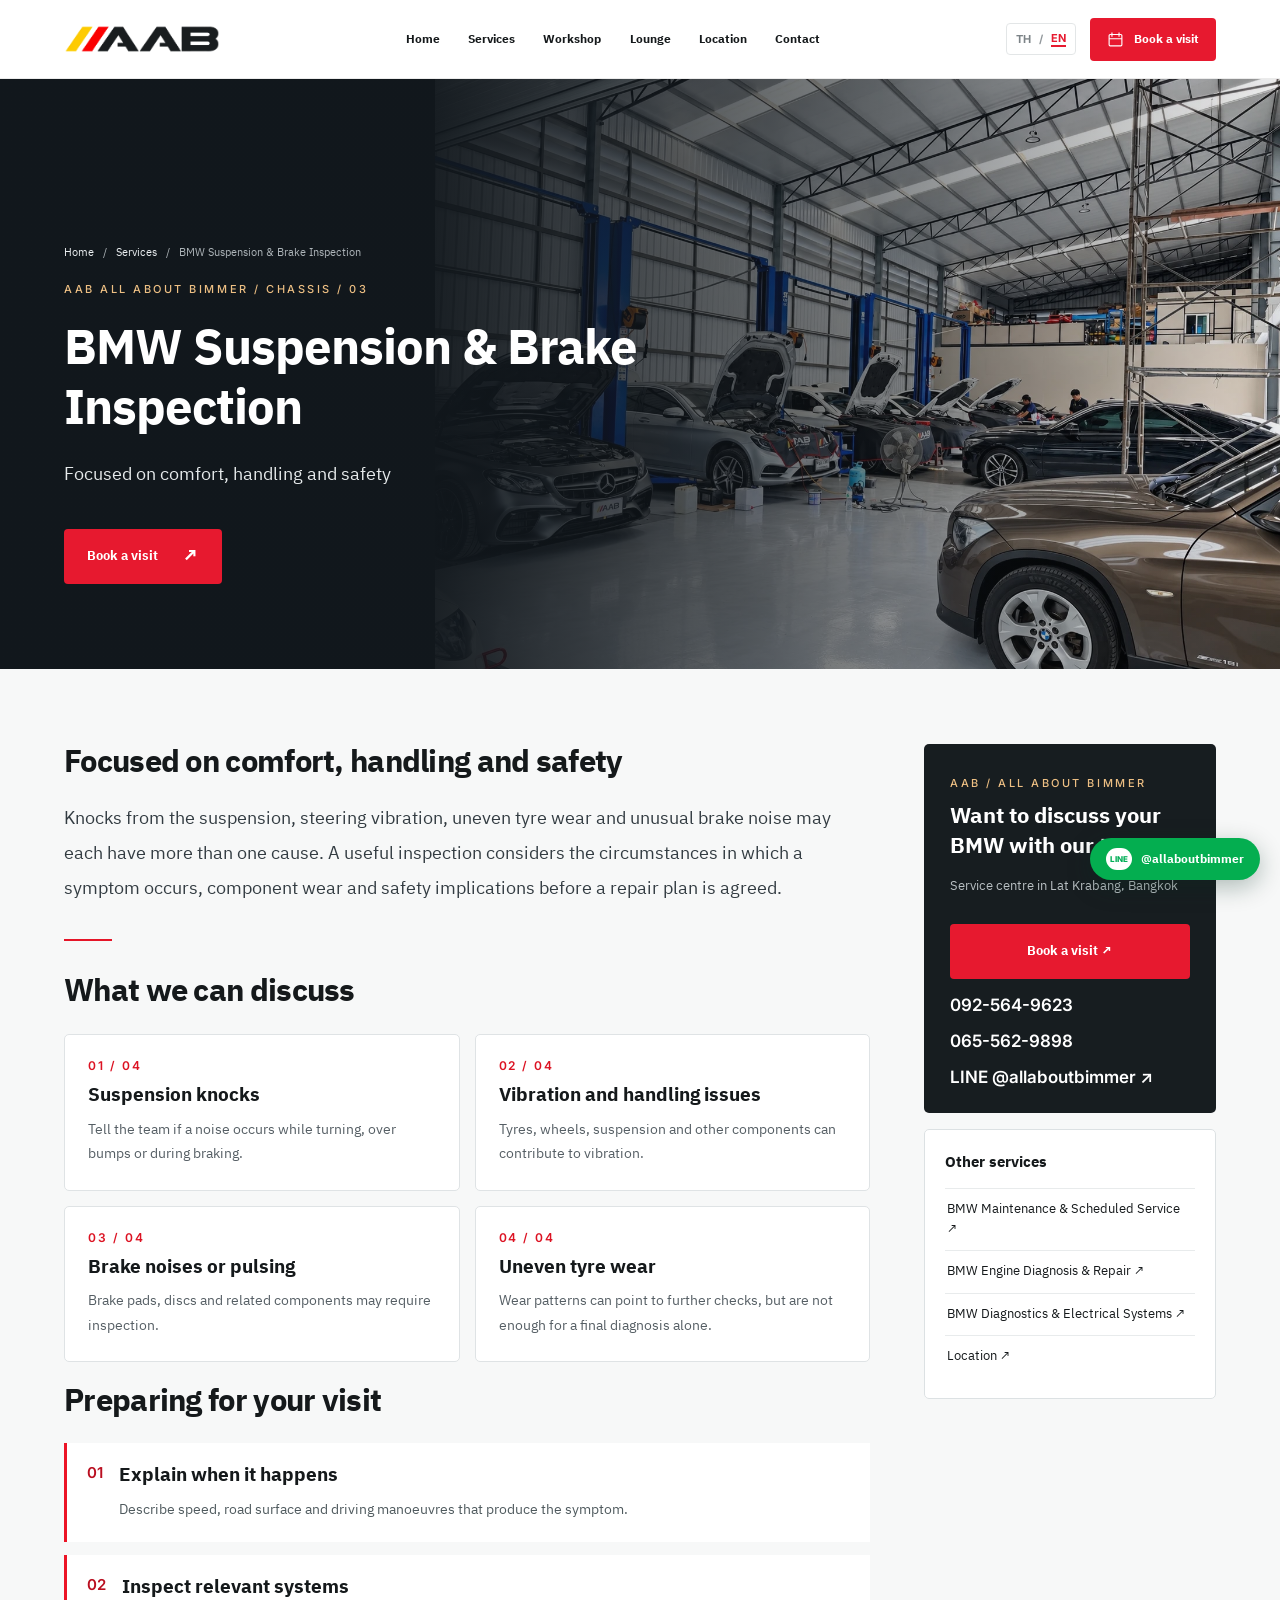
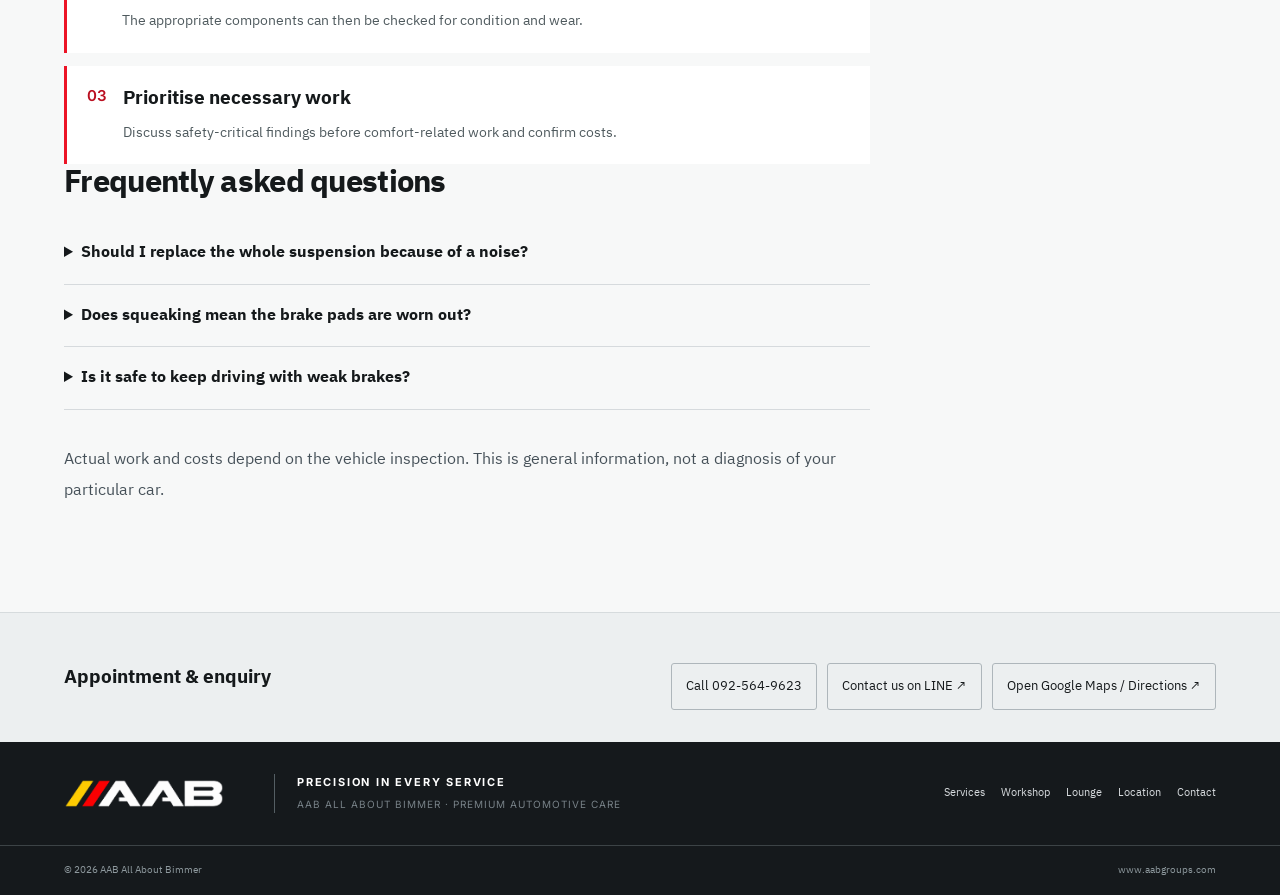
<file: en/services/bmw-suspension-brakes/index.html>
<!doctype html><html lang="en"><head><meta charset="utf-8"><meta name="viewport" content="width=device-width,initial-scale=1"><meta name="theme-color" content="#15191b"><meta name="robots" content="index,follow,max-image-preview:large"><title>BMW Suspension &amp; Brake Service in Bangkok | AAB</title><meta name="description" content="BMW suspension noises, steering vibration or brake concerns? Discuss suspension and brake inspection with AAB in Lat Krabang, Bangkok."><link rel="canonical" href="https://www.aabgroups.com/en/services/bmw-suspension-brakes/"><link rel="alternate" hreflang="th" href="https://www.aabgroups.com/th/services/bmw-suspension-brakes/">
<link rel="alternate" hreflang="en" href="https://www.aabgroups.com/en/services/bmw-suspension-brakes/">
<link rel="alternate" hreflang="x-default" href="https://www.aabgroups.com/th/services/bmw-suspension-brakes/"><meta property="og:type" content="website"><meta property="og:site_name" content="AAB All About Bimmer"><meta property="og:title" content="BMW Suspension &amp; Brake Service in Bangkok | AAB"><meta property="og:description" content="BMW suspension noises, steering vibration or brake concerns? Discuss suspension and brake inspection with AAB in Lat Krabang, Bangkok."><meta property="og:url" content="https://www.aabgroups.com/en/services/bmw-suspension-brakes/"><meta property="og:image" content="https://www.aabgroups.com/assets/service-3.webp"><meta name="twitter:card" content="summary_large_image"><link rel="icon" href="../../../assets/favicon.svg"><link rel="preconnect" href="https://fonts.googleapis.com"><link rel="preconnect" href="https://fonts.gstatic.com" crossorigin><link href="https://fonts.googleapis.com/css2?family=IBM+Plex+Sans+Thai:wght@300;400;500;600;700&family=Inter:wght@400;500;600;700;800&family=Oxanium:wght@300;400;500;600&display=swap" rel="stylesheet"><link rel="stylesheet" href="../../../styles.css"><link rel="stylesheet" href="../../../seo-pages.css"><script type="application/ld+json">{"@context":"https://schema.org","@type":"AutoRepair","@id":"https://www.aabgroups.com/#business","name":"AAB All About Bimmer","alternateName":["AAB HQ","All About Bimmer","AAB"],"url":"https://www.aabgroups.com/","telephone":["+66925649623","+66655629898"],"image":"https://www.aabgroups.com/assets/building.webp","logo":"https://www.aabgroups.com/assets/aab-logo-dark.png","hasMap":"https://maps.app.goo.gl/ARmTnQv1AniRZeXv5?g_st=ic","address":{"@type":"PostalAddress","addressLocality":"Lat Krabang","addressRegion":"Bangkok","postalCode":"10520","addressCountry":"TH"},"areaServed":[{"@type":"Place","name":"Lat Krabang, Bangkok"},{"@type":"Place","name":"Bangkok, Thailand"}],"sameAs":["https://line.me/R/ti/p/@allaboutbimmer"]}</script><script type="application/ld+json">{"@context":"https://schema.org","@type":"WebPage","@id":"https://www.aabgroups.com/en/services/bmw-suspension-brakes/#webpage","url":"https://www.aabgroups.com/en/services/bmw-suspension-brakes/","name":"BMW Suspension & Brake Service in Bangkok | AAB","description":"BMW suspension noises, steering vibration or brake concerns? Discuss suspension and brake inspection with AAB in Lat Krabang, Bangkok.","inLanguage":"en","isPartOf":{"@id":"https://www.aabgroups.com/#website"},"about":{"@id":"https://www.aabgroups.com/#business"}}</script><script type="application/ld+json">{"@context":"https://schema.org","@type":"Service","@id":"https://www.aabgroups.com/en/services/bmw-suspension-brakes/#service","name":"BMW Suspension & Brake Inspection","serviceType":"BMW Suspension & Brakes","description":"Knocks from the suspension, steering vibration, uneven tyre wear and unusual brake noise may each have more than one cause. A useful inspection considers the circumstances in which a symptom occurs, component wear and safety implications before a repair plan is agreed.","provider":{"@id":"https://www.aabgroups.com/#business"},"areaServed":{"@type":"Place","name":"Lat Krabang, Bangkok, Thailand"}}</script><script type="application/ld+json">{"@context":"https://schema.org","@type":"BreadcrumbList","itemListElement":[{"@type":"ListItem","position":1,"name":"Home","item":"https://www.aabgroups.com/en/"},{"@type":"ListItem","position":2,"name":"Services","item":"https://www.aabgroups.com/en/#services"},{"@type":"ListItem","position":3,"name":"BMW Suspension & Brake Inspection","item":"https://www.aabgroups.com/en/services/bmw-suspension-brakes/"}]}</script><script type="application/ld+json">{"@context":"https://schema.org","@type":"FAQPage","mainEntity":[{"@type":"Question","name":"Should I replace the whole suspension because of a noise?","acceptedAnswer":{"@type":"Answer","text":"Not without inspection. Different worn or loose components can cause similar sounds."}},{"@type":"Question","name":"Does squeaking mean the brake pads are worn out?","acceptedAnswer":{"@type":"Answer","text":"Not always. Pads, discs and several other factors can produce noise, so inspection is important."}},{"@type":"Question","name":"Is it safe to keep driving with weak brakes?","acceptedAnswer":{"@type":"Answer","text":"Reduced braking performance or serious brake warnings require immediate caution. Stop safely and seek professional assistance."}}]}</script></head><body data-language="en"><a class="skip" href="#main">Skip to main content</a><header class="header" id="top"><div class="container header-inner"><a class="logo" href="../../" aria-label="AAB All About Bimmer"><img src="../../../assets/aab-logo-dark.png" width="1474" height="273" alt="AAB All About Bimmer"></a><nav class="nav" id="primaryNav" aria-label="Main navigation"><a href="../../">Home</a><a href="../../#services">Services</a><a href="../../#workshop">Workshop</a><a href="../../#lounge">Lounge</a><a href="../../location/">Location</a><a href="../../#contact">Contact</a></nav><div class="nav-actions"><div class="language" aria-label="Language"><a class="lang-switch " href="../../../th/services/bmw-suspension-brakes/" lang="th">TH</a><span aria-hidden="true">/</span><a class="lang-switch active" href="./" lang="en">EN</a></div><a class="nav-book" href="../../#booking"><svg viewBox="0 0 24 24" aria-hidden="true"><rect x="3" y="5" width="18" height="16" rx="1.5"/><path d="M7 2v6M17 2v6M3 11h18"/></svg><span>Book a visit</span></a><button id="navToggle" class="nav-toggle" aria-label="Menu" aria-expanded="false" aria-controls="primaryNav"><span></span><span></span><span></span></button></div></div></header><main id="main"><section class="seo-hero"><img src="../../../assets/workshop-wide.webp" width="1447" height="1087" alt="BMW Suspension &amp; Brake Inspection - AAB All About Bimmer" fetchpriority="high"><div class="container seo-hero-inner"><nav class="seo-breadcrumb" aria-label="Breadcrumb"><a href="../../">Home</a><span> / </span><a href="../../#services">Services</a><span> / </span><span>BMW Suspension &amp; Brake Inspection</span></nav><span class="seo-eyebrow">AAB ALL ABOUT BIMMER / CHASSIS / 03</span><h1>BMW Suspension &amp; Brake Inspection</h1><p>Focused on comfort, handling and safety</p><a class="button button-red" href="../../#booking">Book a visit <span aria-hidden="true">↗</span></a></div></section><div class="seo-body"><div class="container seo-layout"><article class="seo-copy"><h2>Focused on comfort, handling and safety</h2><p class="lead">Knocks from the suspension, steering vibration, uneven tyre wear and unusual brake noise may each have more than one cause. A useful inspection considers the circumstances in which a symptom occurs, component wear and safety implications before a repair plan is agreed.</p><div class="seo-rule"></div><section aria-labelledby="scope"><h2 id="scope">What we can discuss</h2><div class="seo-point-list"><div class="seo-point"><span class="seo-point-num">01 / 04</span><h3>Suspension knocks</h3><p>Tell the team if a noise occurs while turning, over bumps or during braking.</p></div><div class="seo-point"><span class="seo-point-num">02 / 04</span><h3>Vibration and handling issues</h3><p>Tyres, wheels, suspension and other components can contribute to vibration.</p></div><div class="seo-point"><span class="seo-point-num">03 / 04</span><h3>Brake noises or pulsing</h3><p>Brake pads, discs and related components may require inspection.</p></div><div class="seo-point"><span class="seo-point-num">04 / 04</span><h3>Uneven tyre wear</h3><p>Wear patterns can point to further checks, but are not enough for a final diagnosis alone.</p></div></div></section><section aria-labelledby="preparing"><h2 id="preparing">Preparing for your visit</h2><div class="seo-steps"><div class="seo-step"><b>01</b><div><h3>Explain when it happens</h3><p>Describe speed, road surface and driving manoeuvres that produce the symptom.</p></div></div><div class="seo-step"><b>02</b><div><h3>Inspect relevant systems</h3><p>The appropriate components can then be checked for condition and wear.</p></div></div><div class="seo-step"><b>03</b><div><h3>Prioritise necessary work</h3><p>Discuss safety-critical findings before comfort-related work and confirm costs.</p></div></div></div></section><section class="seo-faq" aria-labelledby="faq"><h2 id="faq">Frequently asked questions</h2><details><summary>Should I replace the whole suspension because of a noise?</summary><p>Not without inspection. Different worn or loose components can cause similar sounds.</p></details><details><summary>Does squeaking mean the brake pads are worn out?</summary><p>Not always. Pads, discs and several other factors can produce noise, so inspection is important.</p></details><details><summary>Is it safe to keep driving with weak brakes?</summary><p>Reduced braking performance or serious brake warnings require immediate caution. Stop safely and seek professional assistance.</p></details></section><p class="seo-notice">Actual work and costs depend on the vehicle inspection. This is general information, not a diagnosis of your particular car.</p></article><aside class="seo-aside"><div class="seo-side-box"><span class="seo-eyebrow">AAB / ALL ABOUT BIMMER</span><h2>Want to discuss your BMW with our team?</h2><p>Service centre in Lat Krabang, Bangkok</p><a class="button button-red" href="../../#booking">Book a visit ↗</a><a class="side-tel" href="tel:+66925649623">092-564-9623</a><a class="side-tel" href="tel:+66655629898">065-562-9898</a><a class="side-tel" href="https://line.me/R/ti/p/@allaboutbimmer" target="_blank" rel="noopener noreferrer">LINE @allaboutbimmer ↗</a></div><div class="seo-related"><strong>Other services</strong><a href="../bmw-maintenance/">BMW Maintenance &amp; Scheduled Service ↗</a><a href="../bmw-engine-repair/">BMW Engine Diagnosis &amp; Repair ↗</a><a href="../bmw-electrical-diagnostics/">BMW Diagnostics &amp; Electrical Systems ↗</a><a href="../../location/">Location ↗</a></div></aside></div></div><section class="seo-support-band"><div class="container seo-support-band-inner"><strong>Appointment & enquiry</strong><div class="seo-quicklinks"><a href="tel:+66925649623">Call 092-564-9623</a><a href="https://line.me/R/ti/p/@allaboutbimmer" target="_blank" rel="noopener noreferrer">Contact us on LINE ↗</a><a href="https://maps.app.goo.gl/ARmTnQv1AniRZeXv5?g_st=ic" target="_blank" rel="noopener noreferrer">Open Google Maps / Directions ↗</a></div></div></section></main><footer class="footer"><div class="container footer-top"><a class="footer-brand" href="../../"><img src="../../../assets/aab-logo-white.png" width="1474" height="273" alt="AAB All About Bimmer"></a><p>PRECISION IN EVERY SERVICE<small>AAB ALL ABOUT BIMMER · PREMIUM AUTOMOTIVE CARE</small></p><nav aria-label="Footer navigation"><a href="../../#services">Services</a><a href="../../#workshop">Workshop</a><a href="../../#lounge">Lounge</a><a href="../../location/">Location</a><a href="../../#contact">Contact</a></nav></div><div class="container footer-bottom"><span>© 2026 AAB All About Bimmer</span><span>www.aabgroups.com</span></div></footer><a class="float-line" href="https://line.me/R/ti/p/@allaboutbimmer" target="_blank" rel="noopener noreferrer" aria-label="Open LINE Official"><span>LINE</span><b>@allaboutbimmer</b></a><script src="../../../script.js" defer></script></body></html>
</file>
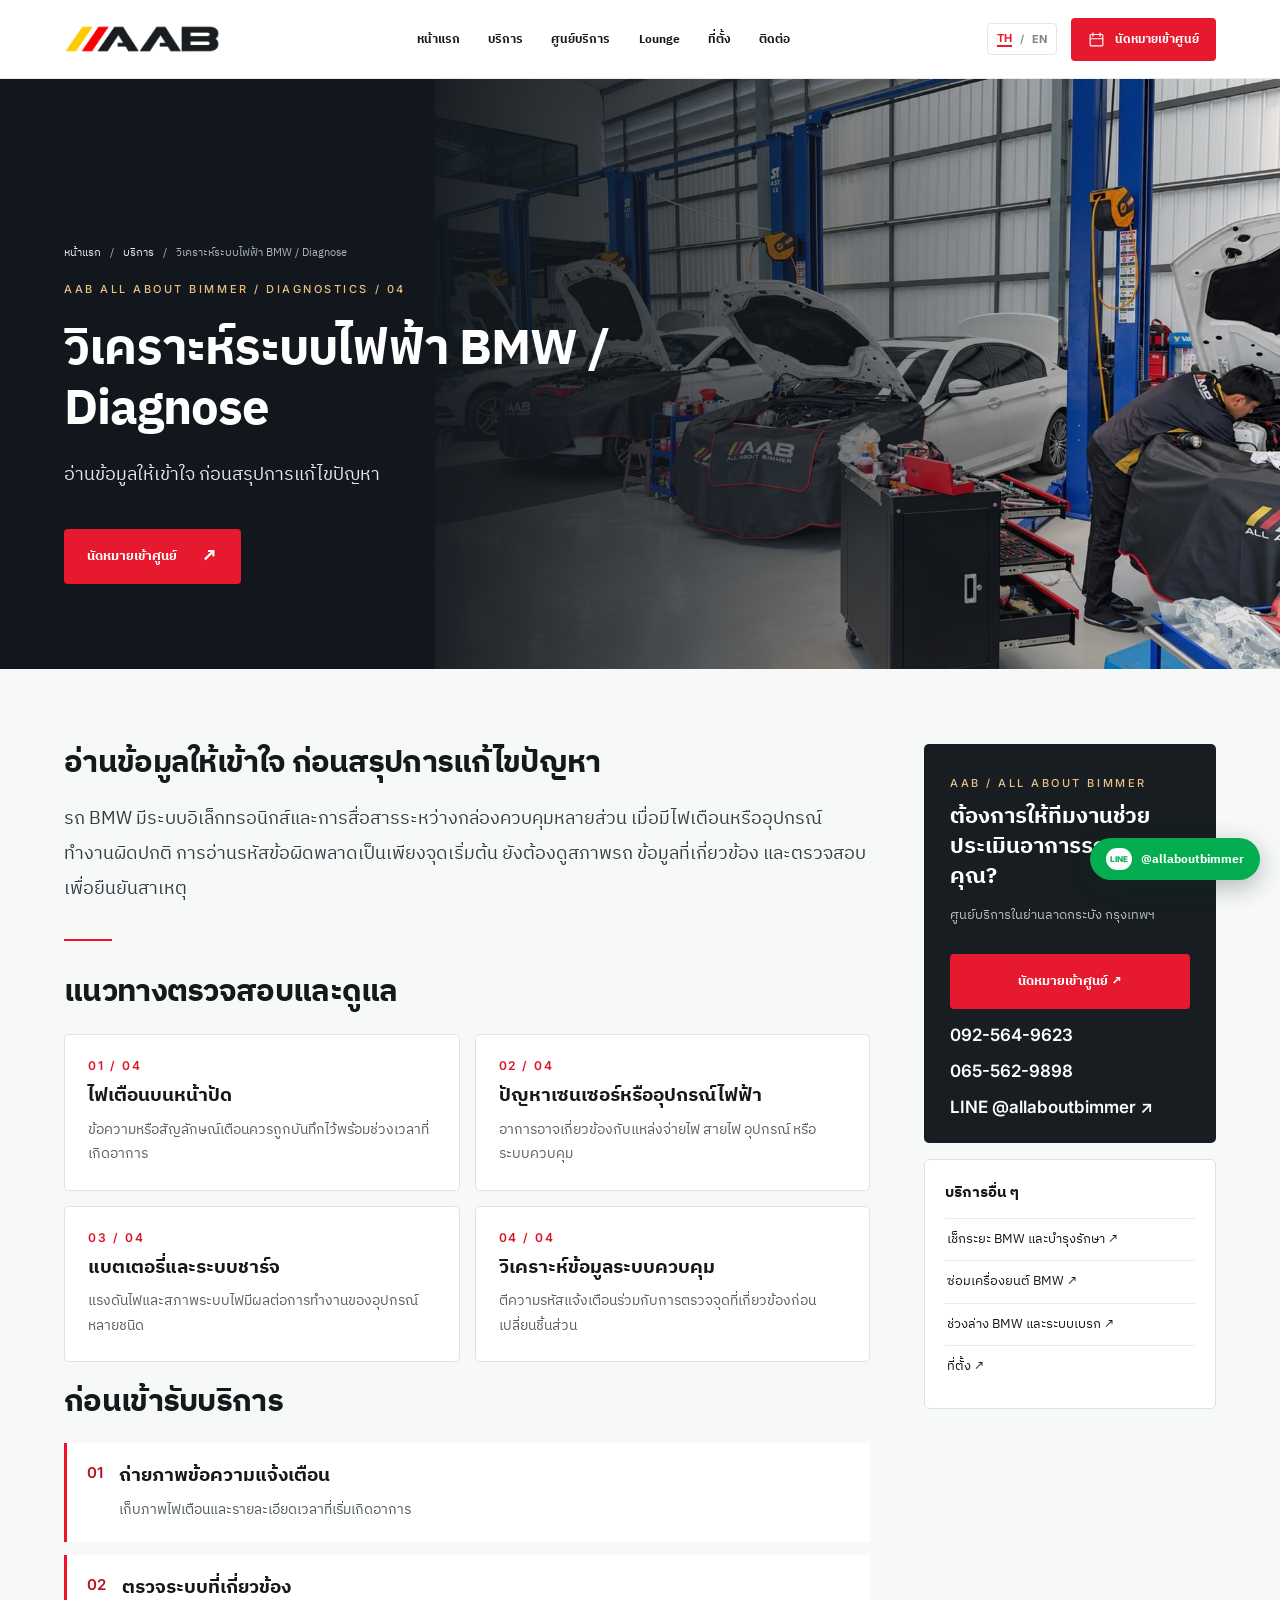
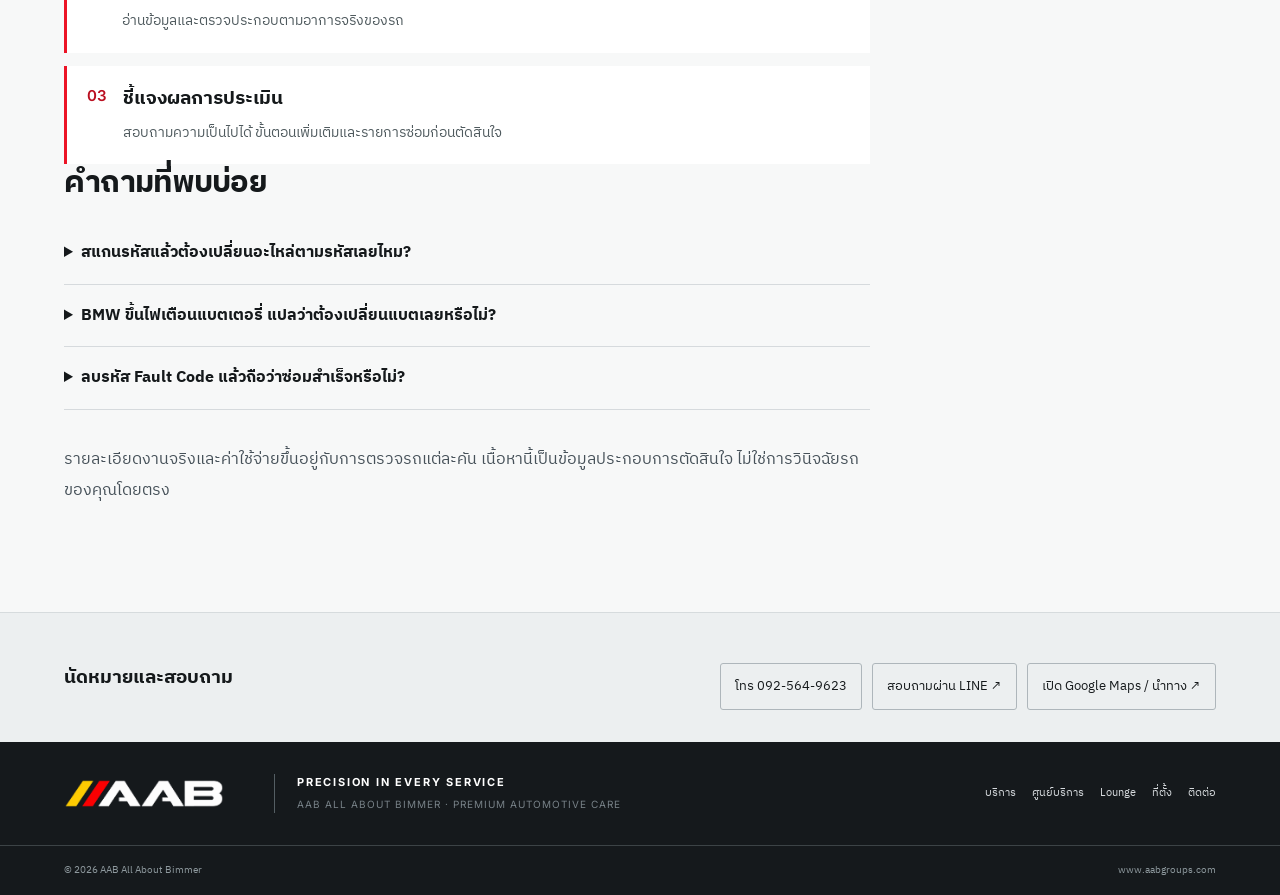
<file: th/services/bmw-electrical-diagnostics/index.html>
<!doctype html><html lang="th"><head><meta charset="utf-8"><meta name="viewport" content="width=device-width,initial-scale=1"><meta name="theme-color" content="#15191b"><meta name="robots" content="index,follow,max-image-preview:large"><title>ตรวจเช็กระบบไฟฟ้า BMW สแกน Diagnose | ลาดกระบัง – AAB</title><meta name="description" content="ตรวจเช็กไฟเตือน ระบบไฟฟ้า เซนเซอร์ และปัญหารถ BMW ด้วยกระบวนการวิเคราะห์อาการ ที่ AAB ย่านลาดกระบัง กรุงเทพฯ"><link rel="canonical" href="https://www.aabgroups.com/th/services/bmw-electrical-diagnostics/"><link rel="alternate" hreflang="th" href="https://www.aabgroups.com/th/services/bmw-electrical-diagnostics/">
<link rel="alternate" hreflang="en" href="https://www.aabgroups.com/en/services/bmw-electrical-diagnostics/">
<link rel="alternate" hreflang="x-default" href="https://www.aabgroups.com/th/services/bmw-electrical-diagnostics/"><meta property="og:type" content="website"><meta property="og:site_name" content="AAB All About Bimmer"><meta property="og:title" content="ตรวจเช็กระบบไฟฟ้า BMW สแกน Diagnose | ลาดกระบัง – AAB"><meta property="og:description" content="ตรวจเช็กไฟเตือน ระบบไฟฟ้า เซนเซอร์ และปัญหารถ BMW ด้วยกระบวนการวิเคราะห์อาการ ที่ AAB ย่านลาดกระบัง กรุงเทพฯ"><meta property="og:url" content="https://www.aabgroups.com/th/services/bmw-electrical-diagnostics/"><meta property="og:image" content="https://www.aabgroups.com/assets/service-4.webp"><meta name="twitter:card" content="summary_large_image"><link rel="icon" href="../../../assets/favicon.svg"><link rel="preconnect" href="https://fonts.googleapis.com"><link rel="preconnect" href="https://fonts.gstatic.com" crossorigin><link href="https://fonts.googleapis.com/css2?family=IBM+Plex+Sans+Thai:wght@300;400;500;600;700&family=Inter:wght@400;500;600;700;800&family=Oxanium:wght@300;400;500;600&display=swap" rel="stylesheet"><link rel="stylesheet" href="../../../styles.css"><link rel="stylesheet" href="../../../seo-pages.css"><script type="application/ld+json">{"@context":"https://schema.org","@type":"AutoRepair","@id":"https://www.aabgroups.com/#business","name":"AAB All About Bimmer","alternateName":["AAB HQ","All About Bimmer","AAB"],"url":"https://www.aabgroups.com/","telephone":["+66925649623","+66655629898"],"image":"https://www.aabgroups.com/assets/building.webp","logo":"https://www.aabgroups.com/assets/aab-logo-dark.png","hasMap":"https://maps.app.goo.gl/ARmTnQv1AniRZeXv5?g_st=ic","address":{"@type":"PostalAddress","addressLocality":"Lat Krabang","addressRegion":"Bangkok","postalCode":"10520","addressCountry":"TH"},"areaServed":[{"@type":"Place","name":"Lat Krabang, Bangkok"},{"@type":"Place","name":"Bangkok, Thailand"}],"sameAs":["https://line.me/R/ti/p/@allaboutbimmer"]}</script><script type="application/ld+json">{"@context":"https://schema.org","@type":"WebPage","@id":"https://www.aabgroups.com/th/services/bmw-electrical-diagnostics/#webpage","url":"https://www.aabgroups.com/th/services/bmw-electrical-diagnostics/","name":"ตรวจเช็กระบบไฟฟ้า BMW สแกน Diagnose | ลาดกระบัง – AAB","description":"ตรวจเช็กไฟเตือน ระบบไฟฟ้า เซนเซอร์ และปัญหารถ BMW ด้วยกระบวนการวิเคราะห์อาการ ที่ AAB ย่านลาดกระบัง กรุงเทพฯ","inLanguage":"th","isPartOf":{"@id":"https://www.aabgroups.com/#website"},"about":{"@id":"https://www.aabgroups.com/#business"}}</script><script type="application/ld+json">{"@context":"https://schema.org","@type":"Service","@id":"https://www.aabgroups.com/th/services/bmw-electrical-diagnostics/#service","name":"วิเคราะห์ระบบไฟฟ้า BMW / Diagnose","serviceType":"BMW Diagnostics","description":"รถ BMW มีระบบอิเล็กทรอนิกส์และการสื่อสารระหว่างกล่องควบคุมหลายส่วน เมื่อมีไฟเตือนหรืออุปกรณ์ทำงานผิดปกติ การอ่านรหัสข้อผิดพลาดเป็นเพียงจุดเริ่มต้น ยังต้องดูสภาพรถ ข้อมูลที่เกี่ยวข้อง และตรวจสอบเพื่อยืนยันสาเหตุ","provider":{"@id":"https://www.aabgroups.com/#business"},"areaServed":{"@type":"Place","name":"Lat Krabang, Bangkok, Thailand"}}</script><script type="application/ld+json">{"@context":"https://schema.org","@type":"BreadcrumbList","itemListElement":[{"@type":"ListItem","position":1,"name":"หน้าแรก","item":"https://www.aabgroups.com/th/"},{"@type":"ListItem","position":2,"name":"บริการ","item":"https://www.aabgroups.com/th/#services"},{"@type":"ListItem","position":3,"name":"วิเคราะห์ระบบไฟฟ้า BMW / Diagnose","item":"https://www.aabgroups.com/th/services/bmw-electrical-diagnostics/"}]}</script><script type="application/ld+json">{"@context":"https://schema.org","@type":"FAQPage","mainEntity":[{"@type":"Question","name":"สแกนรหัสแล้วต้องเปลี่ยนอะไหล่ตามรหัสเลยไหม?","acceptedAnswer":{"@type":"Answer","text":"ไม่ควร รหัสแจ้งเตือนบอกระบบหรือเงื่อนไขที่ผิดปกติ แต่ต้องตรวจยืนยันต้นเหตุ"}},{"@type":"Question","name":"BMW ขึ้นไฟเตือนแบตเตอรี่ แปลว่าต้องเปลี่ยนแบตเลยหรือไม่?","acceptedAnswer":{"@type":"Answer","text":"ไม่เสมอไป ควรตรวจทั้งแบตเตอรี่ ระบบชาร์จ และจุดเชื่อมต่อที่เกี่ยวข้อง"}},{"@type":"Question","name":"ลบรหัส Fault Code แล้วถือว่าซ่อมสำเร็จหรือไม่?","acceptedAnswer":{"@type":"Answer","text":"การลบรหัสอย่างเดียวไม่ใช่การแก้ไขสาเหตุ หากข้อบกพร่องยังอยู่ คำเตือนอาจกลับมาได้"}}]}</script></head><body data-language="th"><a class="skip" href="#main">ข้ามไปยังเนื้อหาหลัก</a><header class="header" id="top"><div class="container header-inner"><a class="logo" href="../../" aria-label="AAB All About Bimmer"><img src="../../../assets/aab-logo-dark.png" width="1474" height="273" alt="AAB All About Bimmer"></a><nav class="nav" id="primaryNav" aria-label="Main navigation"><a href="../../">หน้าแรก</a><a href="../../#services">บริการ</a><a href="../../#workshop">ศูนย์บริการ</a><a href="../../#lounge">Lounge</a><a href="../../location/">ที่ตั้ง</a><a href="../../#contact">ติดต่อ</a></nav><div class="nav-actions"><div class="language" aria-label="Language"><a class="lang-switch active" href="./" lang="th">TH</a><span aria-hidden="true">/</span><a class="lang-switch " href="../../../en/services/bmw-electrical-diagnostics/" lang="en">EN</a></div><a class="nav-book" href="../../#booking"><svg viewBox="0 0 24 24" aria-hidden="true"><rect x="3" y="5" width="18" height="16" rx="1.5"/><path d="M7 2v6M17 2v6M3 11h18"/></svg><span>นัดหมายเข้าศูนย์</span></a><button id="navToggle" class="nav-toggle" aria-label="Menu" aria-expanded="false" aria-controls="primaryNav"><span></span><span></span><span></span></button></div></div></header><main id="main"><section class="seo-hero"><img src="../../../assets/workshop-close.webp" width="1447" height="1087" alt="วิเคราะห์ระบบไฟฟ้า BMW / Diagnose - AAB All About Bimmer" fetchpriority="high"><div class="container seo-hero-inner"><nav class="seo-breadcrumb" aria-label="Breadcrumb"><a href="../../">หน้าแรก</a><span> / </span><a href="../../#services">บริการ</a><span> / </span><span>วิเคราะห์ระบบไฟฟ้า BMW / Diagnose</span></nav><span class="seo-eyebrow">AAB ALL ABOUT BIMMER / DIAGNOSTICS / 04</span><h1>วิเคราะห์ระบบไฟฟ้า BMW / Diagnose</h1><p>อ่านข้อมูลให้เข้าใจ ก่อนสรุปการแก้ไขปัญหา</p><a class="button button-red" href="../../#booking">นัดหมายเข้าศูนย์ <span aria-hidden="true">↗</span></a></div></section><div class="seo-body"><div class="container seo-layout"><article class="seo-copy"><h2>อ่านข้อมูลให้เข้าใจ ก่อนสรุปการแก้ไขปัญหา</h2><p class="lead">รถ BMW มีระบบอิเล็กทรอนิกส์และการสื่อสารระหว่างกล่องควบคุมหลายส่วน เมื่อมีไฟเตือนหรืออุปกรณ์ทำงานผิดปกติ การอ่านรหัสข้อผิดพลาดเป็นเพียงจุดเริ่มต้น ยังต้องดูสภาพรถ ข้อมูลที่เกี่ยวข้อง และตรวจสอบเพื่อยืนยันสาเหตุ</p><div class="seo-rule"></div><section aria-labelledby="scope"><h2 id="scope">แนวทางตรวจสอบและดูแล</h2><div class="seo-point-list"><div class="seo-point"><span class="seo-point-num">01 / 04</span><h3>ไฟเตือนบนหน้าปัด</h3><p>ข้อความหรือสัญลักษณ์เตือนควรถูกบันทึกไว้พร้อมช่วงเวลาที่เกิดอาการ</p></div><div class="seo-point"><span class="seo-point-num">02 / 04</span><h3>ปัญหาเซนเซอร์หรืออุปกรณ์ไฟฟ้า</h3><p>อาการอาจเกี่ยวข้องกับแหล่งจ่ายไฟ สายไฟ อุปกรณ์ หรือระบบควบคุม</p></div><div class="seo-point"><span class="seo-point-num">03 / 04</span><h3>แบตเตอรี่และระบบชาร์จ</h3><p>แรงดันไฟและสภาพระบบไฟมีผลต่อการทำงานของอุปกรณ์หลายชนิด</p></div><div class="seo-point"><span class="seo-point-num">04 / 04</span><h3>วิเคราะห์ข้อมูลระบบควบคุม</h3><p>ตีความรหัสแจ้งเตือนร่วมกับการตรวจจุดที่เกี่ยวข้องก่อนเปลี่ยนชิ้นส่วน</p></div></div></section><section aria-labelledby="preparing"><h2 id="preparing">ก่อนเข้ารับบริการ</h2><div class="seo-steps"><div class="seo-step"><b>01</b><div><h3>ถ่ายภาพข้อความแจ้งเตือน</h3><p>เก็บภาพไฟเตือนและรายละเอียดเวลาที่เริ่มเกิดอาการ</p></div></div><div class="seo-step"><b>02</b><div><h3>ตรวจระบบที่เกี่ยวข้อง</h3><p>อ่านข้อมูลและตรวจประกอบตามอาการจริงของรถ</p></div></div><div class="seo-step"><b>03</b><div><h3>ชี้แจงผลการประเมิน</h3><p>สอบถามความเป็นไปได้ ขั้นตอนเพิ่มเติมและรายการซ่อมก่อนตัดสินใจ</p></div></div></div></section><section class="seo-faq" aria-labelledby="faq"><h2 id="faq">คำถามที่พบบ่อย</h2><details><summary>สแกนรหัสแล้วต้องเปลี่ยนอะไหล่ตามรหัสเลยไหม?</summary><p>ไม่ควร รหัสแจ้งเตือนบอกระบบหรือเงื่อนไขที่ผิดปกติ แต่ต้องตรวจยืนยันต้นเหตุ</p></details><details><summary>BMW ขึ้นไฟเตือนแบตเตอรี่ แปลว่าต้องเปลี่ยนแบตเลยหรือไม่?</summary><p>ไม่เสมอไป ควรตรวจทั้งแบตเตอรี่ ระบบชาร์จ และจุดเชื่อมต่อที่เกี่ยวข้อง</p></details><details><summary>ลบรหัส Fault Code แล้วถือว่าซ่อมสำเร็จหรือไม่?</summary><p>การลบรหัสอย่างเดียวไม่ใช่การแก้ไขสาเหตุ หากข้อบกพร่องยังอยู่ คำเตือนอาจกลับมาได้</p></details></section><p class="seo-notice">รายละเอียดงานจริงและค่าใช้จ่ายขึ้นอยู่กับการตรวจรถแต่ละคัน เนื้อหานี้เป็นข้อมูลประกอบการตัดสินใจ ไม่ใช่การวินิจฉัยรถของคุณโดยตรง</p></article><aside class="seo-aside"><div class="seo-side-box"><span class="seo-eyebrow">AAB / ALL ABOUT BIMMER</span><h2>ต้องการให้ทีมงานช่วยประเมินอาการรถของคุณ?</h2><p>ศูนย์บริการในย่านลาดกระบัง กรุงเทพฯ</p><a class="button button-red" href="../../#booking">นัดหมายเข้าศูนย์ ↗</a><a class="side-tel" href="tel:+66925649623">092-564-9623</a><a class="side-tel" href="tel:+66655629898">065-562-9898</a><a class="side-tel" href="https://line.me/R/ti/p/@allaboutbimmer" target="_blank" rel="noopener noreferrer">LINE @allaboutbimmer ↗</a></div><div class="seo-related"><strong>บริการอื่น ๆ</strong><a href="../bmw-maintenance/">เช็กระยะ BMW และบำรุงรักษา ↗</a><a href="../bmw-engine-repair/">ซ่อมเครื่องยนต์ BMW ↗</a><a href="../bmw-suspension-brakes/">ช่วงล่าง BMW และระบบเบรก ↗</a><a href="../../location/">ที่ตั้ง ↗</a></div></aside></div></div><section class="seo-support-band"><div class="container seo-support-band-inner"><strong>นัดหมายและสอบถาม</strong><div class="seo-quicklinks"><a href="tel:+66925649623">โทร 092-564-9623</a><a href="https://line.me/R/ti/p/@allaboutbimmer" target="_blank" rel="noopener noreferrer">สอบถามผ่าน LINE ↗</a><a href="https://maps.app.goo.gl/ARmTnQv1AniRZeXv5?g_st=ic" target="_blank" rel="noopener noreferrer">เปิด Google Maps / นำทาง ↗</a></div></div></section></main><footer class="footer"><div class="container footer-top"><a class="footer-brand" href="../../"><img src="../../../assets/aab-logo-white.png" width="1474" height="273" alt="AAB All About Bimmer"></a><p>PRECISION IN EVERY SERVICE<small>AAB ALL ABOUT BIMMER · PREMIUM AUTOMOTIVE CARE</small></p><nav aria-label="Footer navigation"><a href="../../#services">บริการ</a><a href="../../#workshop">ศูนย์บริการ</a><a href="../../#lounge">Lounge</a><a href="../../location/">ที่ตั้ง</a><a href="../../#contact">ติดต่อ</a></nav></div><div class="container footer-bottom"><span>© 2026 AAB All About Bimmer</span><span>www.aabgroups.com</span></div></footer><a class="float-line" href="https://line.me/R/ti/p/@allaboutbimmer" target="_blank" rel="noopener noreferrer" aria-label="Open LINE Official"><span>LINE</span><b>@allaboutbimmer</b></a><script src="../../../script.js" defer></script></body></html>
</file>
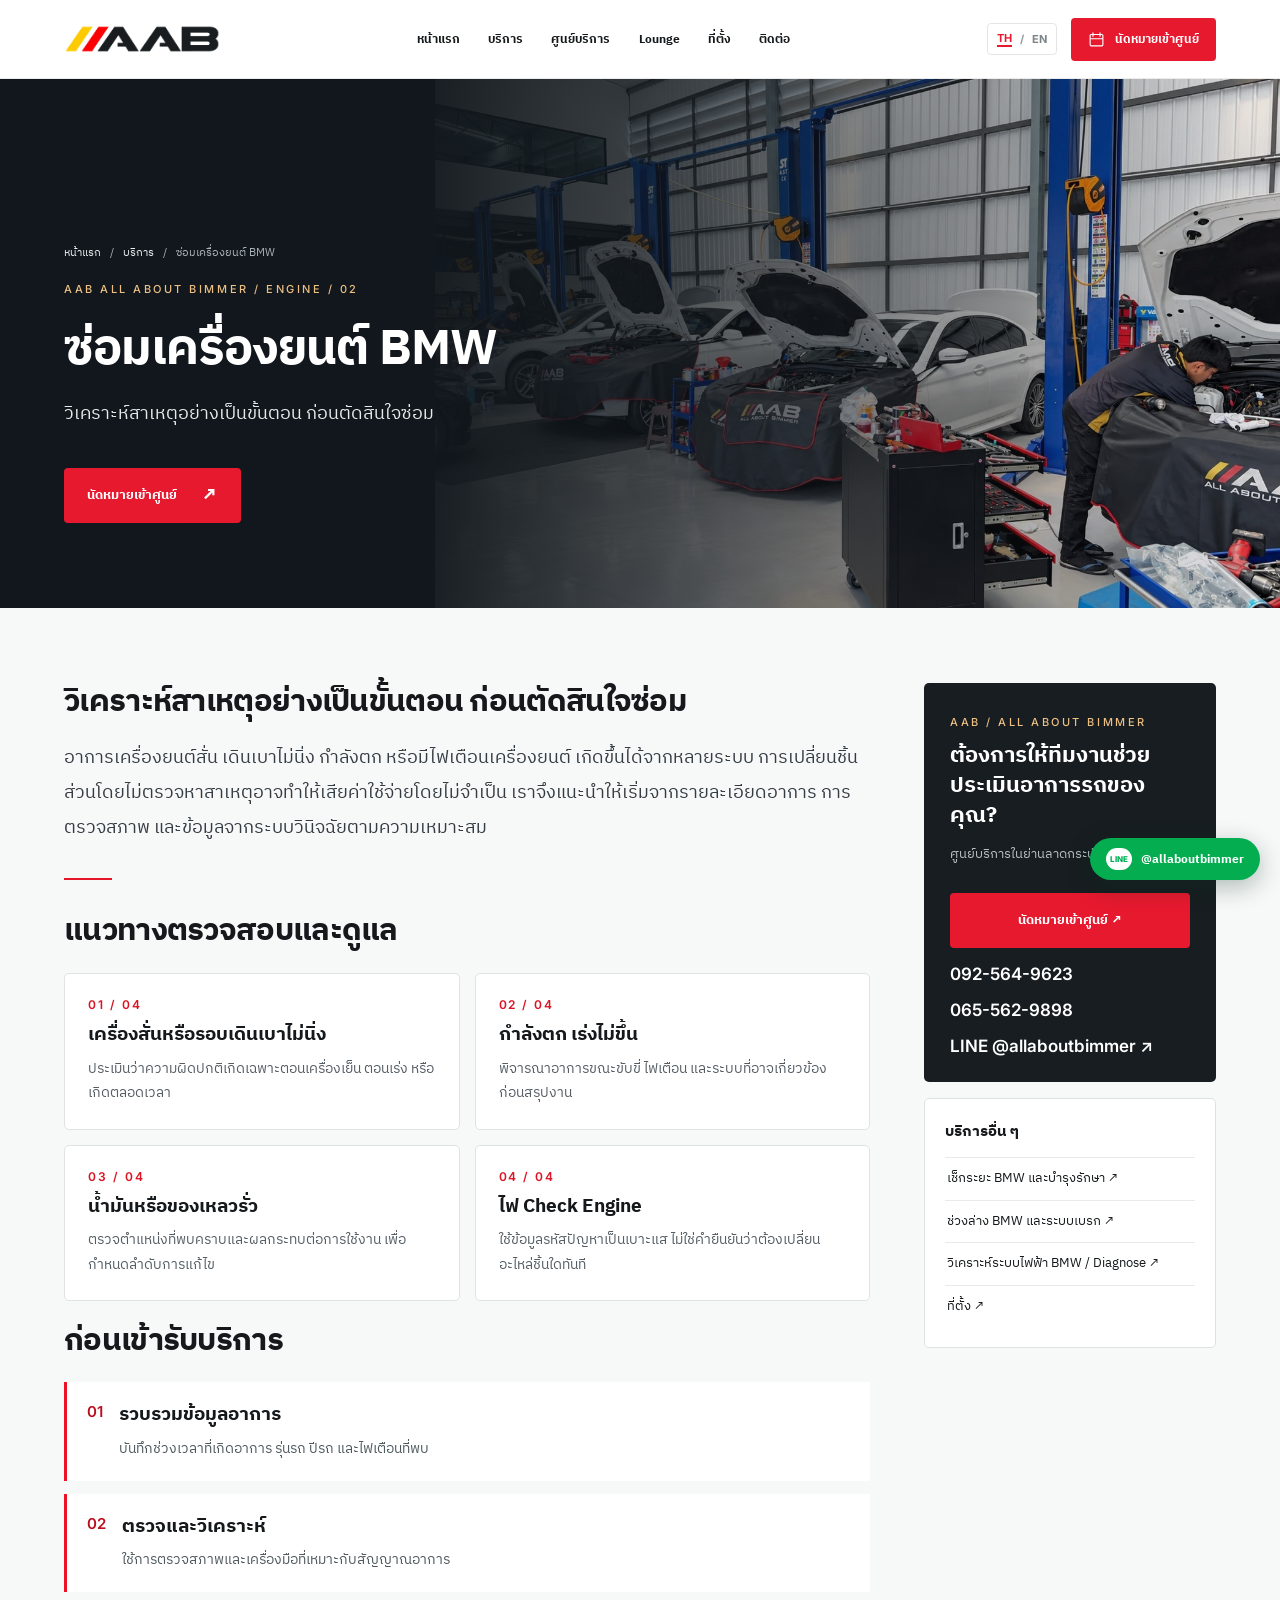
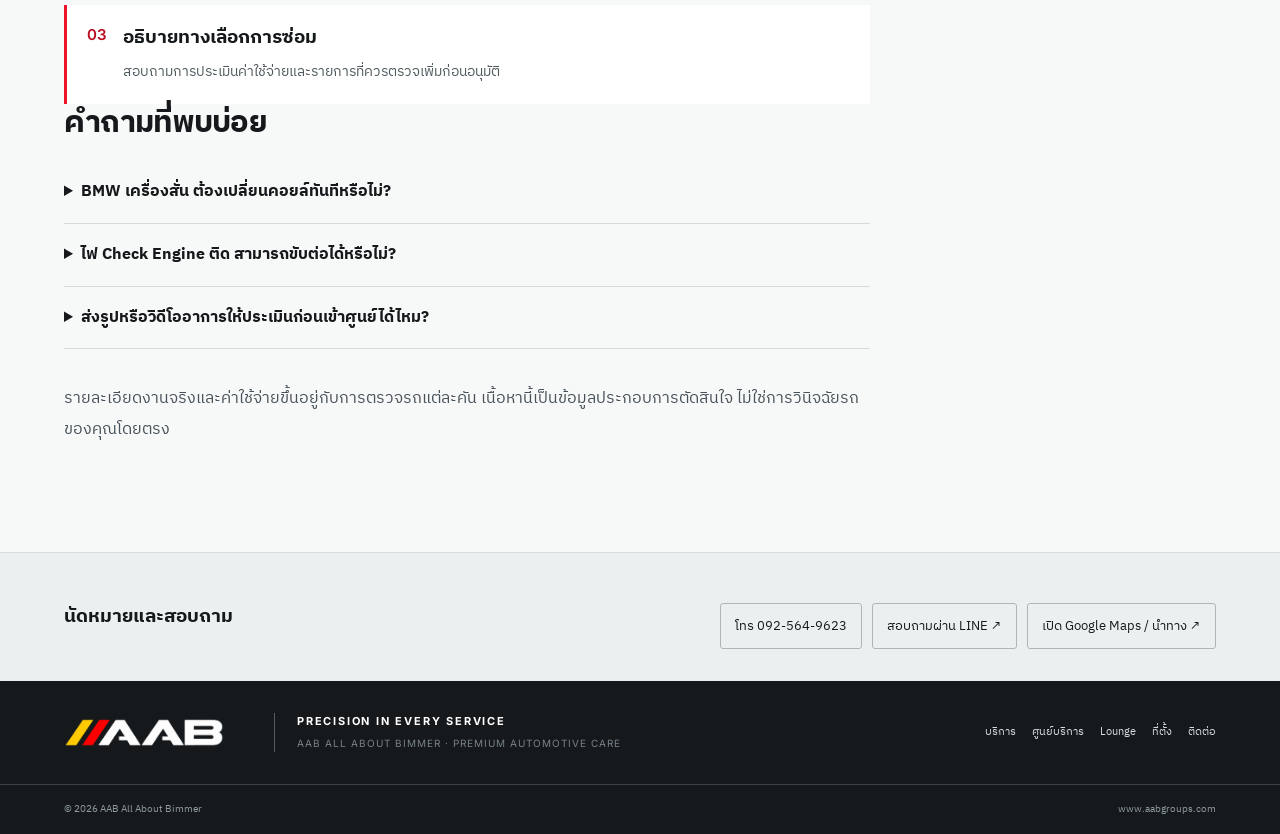
<file: th/services/bmw-engine-repair/index.html>
<!doctype html><html lang="th"><head><meta charset="utf-8"><meta name="viewport" content="width=device-width,initial-scale=1"><meta name="theme-color" content="#15191b"><meta name="robots" content="index,follow,max-image-preview:large"><title>ซ่อมเครื่องยนต์ BMW วิเคราะห์อาการ | ลาดกระบัง กรุงเทพ – AAB</title><meta name="description" content="BMW เครื่องสั่น กำลังตก หรือมีไฟเตือนเครื่องยนต์? ติดต่อ AAB ย่านลาดกระบังเพื่อประเมินอาการและแนวทางตรวจสอบระบบเครื่องยนต์ BMW"><link rel="canonical" href="https://www.aabgroups.com/th/services/bmw-engine-repair/"><link rel="alternate" hreflang="th" href="https://www.aabgroups.com/th/services/bmw-engine-repair/">
<link rel="alternate" hreflang="en" href="https://www.aabgroups.com/en/services/bmw-engine-repair/">
<link rel="alternate" hreflang="x-default" href="https://www.aabgroups.com/th/services/bmw-engine-repair/"><meta property="og:type" content="website"><meta property="og:site_name" content="AAB All About Bimmer"><meta property="og:title" content="ซ่อมเครื่องยนต์ BMW วิเคราะห์อาการ | ลาดกระบัง กรุงเทพ – AAB"><meta property="og:description" content="BMW เครื่องสั่น กำลังตก หรือมีไฟเตือนเครื่องยนต์? ติดต่อ AAB ย่านลาดกระบังเพื่อประเมินอาการและแนวทางตรวจสอบระบบเครื่องยนต์ BMW"><meta property="og:url" content="https://www.aabgroups.com/th/services/bmw-engine-repair/"><meta property="og:image" content="https://www.aabgroups.com/assets/service-2.webp"><meta name="twitter:card" content="summary_large_image"><link rel="icon" href="../../../assets/favicon.svg"><link rel="preconnect" href="https://fonts.googleapis.com"><link rel="preconnect" href="https://fonts.gstatic.com" crossorigin><link href="https://fonts.googleapis.com/css2?family=IBM+Plex+Sans+Thai:wght@300;400;500;600;700&family=Inter:wght@400;500;600;700;800&family=Oxanium:wght@300;400;500;600&display=swap" rel="stylesheet"><link rel="stylesheet" href="../../../styles.css"><link rel="stylesheet" href="../../../seo-pages.css"><script type="application/ld+json">{"@context":"https://schema.org","@type":"AutoRepair","@id":"https://www.aabgroups.com/#business","name":"AAB All About Bimmer","alternateName":["AAB HQ","All About Bimmer","AAB"],"url":"https://www.aabgroups.com/","telephone":["+66925649623","+66655629898"],"image":"https://www.aabgroups.com/assets/building.webp","logo":"https://www.aabgroups.com/assets/aab-logo-dark.png","hasMap":"https://maps.app.goo.gl/ARmTnQv1AniRZeXv5?g_st=ic","address":{"@type":"PostalAddress","addressLocality":"Lat Krabang","addressRegion":"Bangkok","postalCode":"10520","addressCountry":"TH"},"areaServed":[{"@type":"Place","name":"Lat Krabang, Bangkok"},{"@type":"Place","name":"Bangkok, Thailand"}],"sameAs":["https://line.me/R/ti/p/@allaboutbimmer"]}</script><script type="application/ld+json">{"@context":"https://schema.org","@type":"WebPage","@id":"https://www.aabgroups.com/th/services/bmw-engine-repair/#webpage","url":"https://www.aabgroups.com/th/services/bmw-engine-repair/","name":"ซ่อมเครื่องยนต์ BMW วิเคราะห์อาการ | ลาดกระบัง กรุงเทพ – AAB","description":"BMW เครื่องสั่น กำลังตก หรือมีไฟเตือนเครื่องยนต์? ติดต่อ AAB ย่านลาดกระบังเพื่อประเมินอาการและแนวทางตรวจสอบระบบเครื่องยนต์ BMW","inLanguage":"th","isPartOf":{"@id":"https://www.aabgroups.com/#website"},"about":{"@id":"https://www.aabgroups.com/#business"}}</script><script type="application/ld+json">{"@context":"https://schema.org","@type":"Service","@id":"https://www.aabgroups.com/th/services/bmw-engine-repair/#service","name":"ซ่อมเครื่องยนต์ BMW","serviceType":"BMW Engine Repair","description":"อาการเครื่องยนต์สั่น เดินเบาไม่นิ่ง กำลังตก หรือมีไฟเตือนเครื่องยนต์ เกิดขึ้นได้จากหลายระบบ การเปลี่ยนชิ้นส่วนโดยไม่ตรวจหาสาเหตุอาจทำให้เสียค่าใช้จ่ายโดยไม่จำเป็น เราจึงแนะนำให้เริ่มจากรายละเอียดอาการ การตรวจสภาพ และข้อมูลจากระบบวินิจฉัยตามความเหมาะสม","provider":{"@id":"https://www.aabgroups.com/#business"},"areaServed":{"@type":"Place","name":"Lat Krabang, Bangkok, Thailand"}}</script><script type="application/ld+json">{"@context":"https://schema.org","@type":"BreadcrumbList","itemListElement":[{"@type":"ListItem","position":1,"name":"หน้าแรก","item":"https://www.aabgroups.com/th/"},{"@type":"ListItem","position":2,"name":"บริการ","item":"https://www.aabgroups.com/th/#services"},{"@type":"ListItem","position":3,"name":"ซ่อมเครื่องยนต์ BMW","item":"https://www.aabgroups.com/th/services/bmw-engine-repair/"}]}</script><script type="application/ld+json">{"@context":"https://schema.org","@type":"FAQPage","mainEntity":[{"@type":"Question","name":"BMW เครื่องสั่น ต้องเปลี่ยนคอยล์ทันทีหรือไม่?","acceptedAnswer":{"@type":"Answer","text":"ไม่จำเป็นเสมอไป อาการเครื่องสั่นมีหลายสาเหตุ เช่น ระบบจุดระเบิด เชื้อเพลิง อากาศ หรือระบบเครื่องยนต์ ควรตรวจสอบก่อนเปลี่ยนอะไหล่"}},{"@type":"Question","name":"ไฟ Check Engine ติด สามารถขับต่อได้หรือไม่?","acceptedAnswer":{"@type":"Answer","text":"หากไฟกะพริบ เครื่องสั่นรุนแรง อุณหภูมิสูง หรือกำลังตกผิดปกติ ควรหยุดในที่ปลอดภัยและขอคำแนะนำก่อนขับต่อ"}},{"@type":"Question","name":"ส่งรูปหรือวิดีโออาการให้ประเมินก่อนเข้าศูนย์ได้ไหม?","acceptedAnswer":{"@type":"Answer","text":"สามารถส่งรายละเอียดผ่าน LINE เพื่อช่วยเตรียมข้อมูลก่อนนัดหมาย แต่การสรุปสาเหตุและค่าใช้จ่ายอาจต้องตรวจรถจริง"}}]}</script></head><body data-language="th"><a class="skip" href="#main">ข้ามไปยังเนื้อหาหลัก</a><header class="header" id="top"><div class="container header-inner"><a class="logo" href="../../" aria-label="AAB All About Bimmer"><img src="../../../assets/aab-logo-dark.png" width="1474" height="273" alt="AAB All About Bimmer"></a><nav class="nav" id="primaryNav" aria-label="Main navigation"><a href="../../">หน้าแรก</a><a href="../../#services">บริการ</a><a href="../../#workshop">ศูนย์บริการ</a><a href="../../#lounge">Lounge</a><a href="../../location/">ที่ตั้ง</a><a href="../../#contact">ติดต่อ</a></nav><div class="nav-actions"><div class="language" aria-label="Language"><a class="lang-switch active" href="./" lang="th">TH</a><span aria-hidden="true">/</span><a class="lang-switch " href="../../../en/services/bmw-engine-repair/" lang="en">EN</a></div><a class="nav-book" href="../../#booking"><svg viewBox="0 0 24 24" aria-hidden="true"><rect x="3" y="5" width="18" height="16" rx="1.5"/><path d="M7 2v6M17 2v6M3 11h18"/></svg><span>นัดหมายเข้าศูนย์</span></a><button id="navToggle" class="nav-toggle" aria-label="Menu" aria-expanded="false" aria-controls="primaryNav"><span></span><span></span><span></span></button></div></div></header><main id="main"><section class="seo-hero"><img src="../../../assets/workshop-close.webp" width="1447" height="1087" alt="ซ่อมเครื่องยนต์ BMW - AAB All About Bimmer" fetchpriority="high"><div class="container seo-hero-inner"><nav class="seo-breadcrumb" aria-label="Breadcrumb"><a href="../../">หน้าแรก</a><span> / </span><a href="../../#services">บริการ</a><span> / </span><span>ซ่อมเครื่องยนต์ BMW</span></nav><span class="seo-eyebrow">AAB ALL ABOUT BIMMER / ENGINE / 02</span><h1>ซ่อมเครื่องยนต์ BMW</h1><p>วิเคราะห์สาเหตุอย่างเป็นขั้นตอน ก่อนตัดสินใจซ่อม</p><a class="button button-red" href="../../#booking">นัดหมายเข้าศูนย์ <span aria-hidden="true">↗</span></a></div></section><div class="seo-body"><div class="container seo-layout"><article class="seo-copy"><h2>วิเคราะห์สาเหตุอย่างเป็นขั้นตอน ก่อนตัดสินใจซ่อม</h2><p class="lead">อาการเครื่องยนต์สั่น เดินเบาไม่นิ่ง กำลังตก หรือมีไฟเตือนเครื่องยนต์ เกิดขึ้นได้จากหลายระบบ การเปลี่ยนชิ้นส่วนโดยไม่ตรวจหาสาเหตุอาจทำให้เสียค่าใช้จ่ายโดยไม่จำเป็น เราจึงแนะนำให้เริ่มจากรายละเอียดอาการ การตรวจสภาพ และข้อมูลจากระบบวินิจฉัยตามความเหมาะสม</p><div class="seo-rule"></div><section aria-labelledby="scope"><h2 id="scope">แนวทางตรวจสอบและดูแล</h2><div class="seo-point-list"><div class="seo-point"><span class="seo-point-num">01 / 04</span><h3>เครื่องสั่นหรือรอบเดินเบาไม่นิ่ง</h3><p>ประเมินว่าความผิดปกติเกิดเฉพาะตอนเครื่องเย็น ตอนเร่ง หรือเกิดตลอดเวลา</p></div><div class="seo-point"><span class="seo-point-num">02 / 04</span><h3>กำลังตก เร่งไม่ขึ้น</h3><p>พิจารณาอาการขณะขับขี่ ไฟเตือน และระบบที่อาจเกี่ยวข้องก่อนสรุปงาน</p></div><div class="seo-point"><span class="seo-point-num">03 / 04</span><h3>น้ำมันหรือของเหลวรั่ว</h3><p>ตรวจตำแหน่งที่พบคราบและผลกระทบต่อการใช้งาน เพื่อกำหนดลำดับการแก้ไข</p></div><div class="seo-point"><span class="seo-point-num">04 / 04</span><h3>ไฟ Check Engine</h3><p>ใช้ข้อมูลรหัสปัญหาเป็นเบาะแส ไม่ใช่คำยืนยันว่าต้องเปลี่ยนอะไหล่ชิ้นใดทันที</p></div></div></section><section aria-labelledby="preparing"><h2 id="preparing">ก่อนเข้ารับบริการ</h2><div class="seo-steps"><div class="seo-step"><b>01</b><div><h3>รวบรวมข้อมูลอาการ</h3><p>บันทึกช่วงเวลาที่เกิดอาการ รุ่นรถ ปีรถ และไฟเตือนที่พบ</p></div></div><div class="seo-step"><b>02</b><div><h3>ตรวจและวิเคราะห์</h3><p>ใช้การตรวจสภาพและเครื่องมือที่เหมาะกับสัญญาณอาการ</p></div></div><div class="seo-step"><b>03</b><div><h3>อธิบายทางเลือกการซ่อม</h3><p>สอบถามการประเมินค่าใช้จ่ายและรายการที่ควรตรวจเพิ่มก่อนอนุมัติ</p></div></div></div></section><section class="seo-faq" aria-labelledby="faq"><h2 id="faq">คำถามที่พบบ่อย</h2><details><summary>BMW เครื่องสั่น ต้องเปลี่ยนคอยล์ทันทีหรือไม่?</summary><p>ไม่จำเป็นเสมอไป อาการเครื่องสั่นมีหลายสาเหตุ เช่น ระบบจุดระเบิด เชื้อเพลิง อากาศ หรือระบบเครื่องยนต์ ควรตรวจสอบก่อนเปลี่ยนอะไหล่</p></details><details><summary>ไฟ Check Engine ติด สามารถขับต่อได้หรือไม่?</summary><p>หากไฟกะพริบ เครื่องสั่นรุนแรง อุณหภูมิสูง หรือกำลังตกผิดปกติ ควรหยุดในที่ปลอดภัยและขอคำแนะนำก่อนขับต่อ</p></details><details><summary>ส่งรูปหรือวิดีโออาการให้ประเมินก่อนเข้าศูนย์ได้ไหม?</summary><p>สามารถส่งรายละเอียดผ่าน LINE เพื่อช่วยเตรียมข้อมูลก่อนนัดหมาย แต่การสรุปสาเหตุและค่าใช้จ่ายอาจต้องตรวจรถจริง</p></details></section><p class="seo-notice">รายละเอียดงานจริงและค่าใช้จ่ายขึ้นอยู่กับการตรวจรถแต่ละคัน เนื้อหานี้เป็นข้อมูลประกอบการตัดสินใจ ไม่ใช่การวินิจฉัยรถของคุณโดยตรง</p></article><aside class="seo-aside"><div class="seo-side-box"><span class="seo-eyebrow">AAB / ALL ABOUT BIMMER</span><h2>ต้องการให้ทีมงานช่วยประเมินอาการรถของคุณ?</h2><p>ศูนย์บริการในย่านลาดกระบัง กรุงเทพฯ</p><a class="button button-red" href="../../#booking">นัดหมายเข้าศูนย์ ↗</a><a class="side-tel" href="tel:+66925649623">092-564-9623</a><a class="side-tel" href="tel:+66655629898">065-562-9898</a><a class="side-tel" href="https://line.me/R/ti/p/@allaboutbimmer" target="_blank" rel="noopener noreferrer">LINE @allaboutbimmer ↗</a></div><div class="seo-related"><strong>บริการอื่น ๆ</strong><a href="../bmw-maintenance/">เช็กระยะ BMW และบำรุงรักษา ↗</a><a href="../bmw-suspension-brakes/">ช่วงล่าง BMW และระบบเบรก ↗</a><a href="../bmw-electrical-diagnostics/">วิเคราะห์ระบบไฟฟ้า BMW / Diagnose ↗</a><a href="../../location/">ที่ตั้ง ↗</a></div></aside></div></div><section class="seo-support-band"><div class="container seo-support-band-inner"><strong>นัดหมายและสอบถาม</strong><div class="seo-quicklinks"><a href="tel:+66925649623">โทร 092-564-9623</a><a href="https://line.me/R/ti/p/@allaboutbimmer" target="_blank" rel="noopener noreferrer">สอบถามผ่าน LINE ↗</a><a href="https://maps.app.goo.gl/ARmTnQv1AniRZeXv5?g_st=ic" target="_blank" rel="noopener noreferrer">เปิด Google Maps / นำทาง ↗</a></div></div></section></main><footer class="footer"><div class="container footer-top"><a class="footer-brand" href="../../"><img src="../../../assets/aab-logo-white.png" width="1474" height="273" alt="AAB All About Bimmer"></a><p>PRECISION IN EVERY SERVICE<small>AAB ALL ABOUT BIMMER · PREMIUM AUTOMOTIVE CARE</small></p><nav aria-label="Footer navigation"><a href="../../#services">บริการ</a><a href="../../#workshop">ศูนย์บริการ</a><a href="../../#lounge">Lounge</a><a href="../../location/">ที่ตั้ง</a><a href="../../#contact">ติดต่อ</a></nav></div><div class="container footer-bottom"><span>© 2026 AAB All About Bimmer</span><span>www.aabgroups.com</span></div></footer><a class="float-line" href="https://line.me/R/ti/p/@allaboutbimmer" target="_blank" rel="noopener noreferrer" aria-label="Open LINE Official"><span>LINE</span><b>@allaboutbimmer</b></a><script src="../../../script.js" defer></script></body></html>
</file>
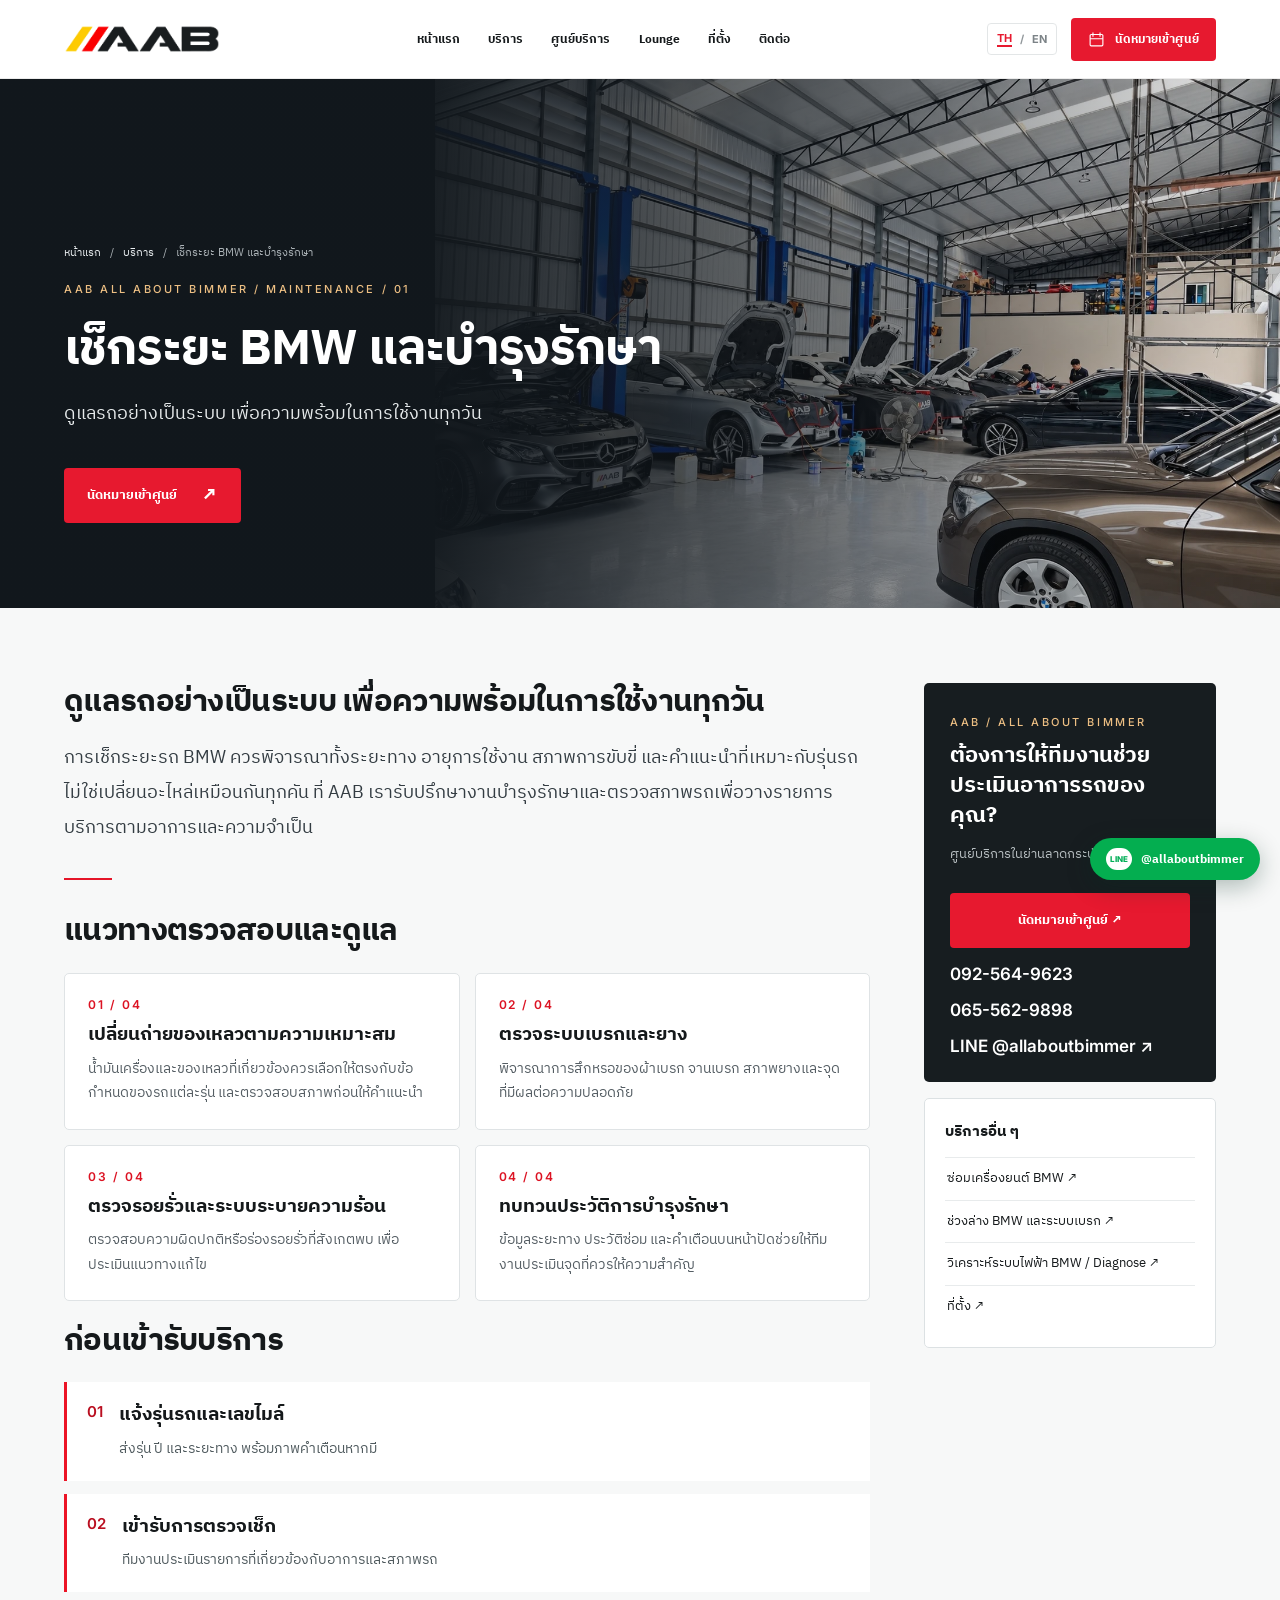
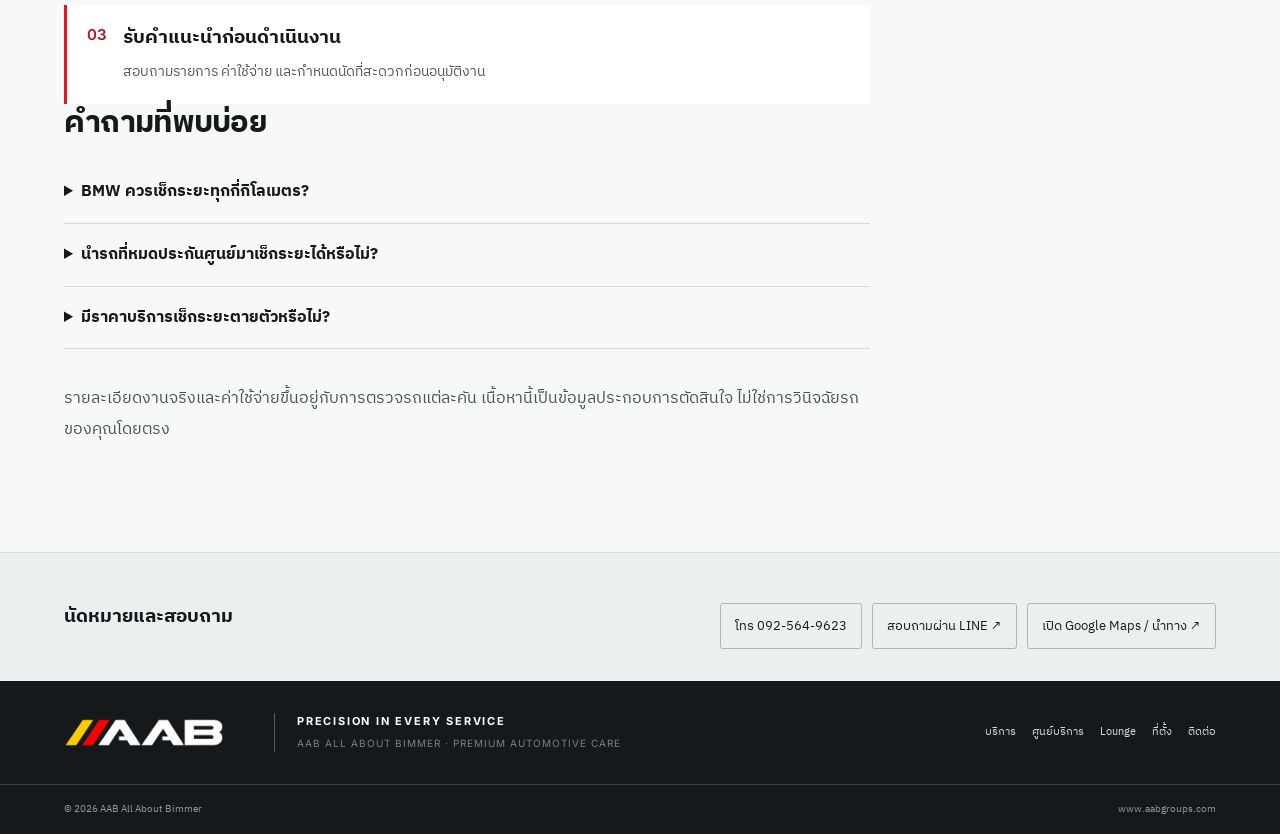
<file: th/services/bmw-maintenance/index.html>
<!doctype html><html lang="th"><head><meta charset="utf-8"><meta name="viewport" content="width=device-width,initial-scale=1"><meta name="theme-color" content="#15191b"><meta name="robots" content="index,follow,max-image-preview:large"><title>เช็กระยะ BMW และบำรุงรักษา | อู่ BMW ลาดกระบัง – AAB</title><meta name="description" content="บริการเช็กระยะ BMW เปลี่ยนถ่ายน้ำมันเครื่อง ตรวจของเหลว เบรก ยาง และสภาพรถที่ AAB ย่านลาดกระบัง กรุงเทพฯ นัดหมาย 092-564-9623"><link rel="canonical" href="https://www.aabgroups.com/th/services/bmw-maintenance/"><link rel="alternate" hreflang="th" href="https://www.aabgroups.com/th/services/bmw-maintenance/">
<link rel="alternate" hreflang="en" href="https://www.aabgroups.com/en/services/bmw-maintenance/">
<link rel="alternate" hreflang="x-default" href="https://www.aabgroups.com/th/services/bmw-maintenance/"><meta property="og:type" content="website"><meta property="og:site_name" content="AAB All About Bimmer"><meta property="og:title" content="เช็กระยะ BMW และบำรุงรักษา | อู่ BMW ลาดกระบัง – AAB"><meta property="og:description" content="บริการเช็กระยะ BMW เปลี่ยนถ่ายน้ำมันเครื่อง ตรวจของเหลว เบรก ยาง และสภาพรถที่ AAB ย่านลาดกระบัง กรุงเทพฯ นัดหมาย 092-564-9623"><meta property="og:url" content="https://www.aabgroups.com/th/services/bmw-maintenance/"><meta property="og:image" content="https://www.aabgroups.com/assets/service-1.webp"><meta name="twitter:card" content="summary_large_image"><link rel="icon" href="../../../assets/favicon.svg"><link rel="preconnect" href="https://fonts.googleapis.com"><link rel="preconnect" href="https://fonts.gstatic.com" crossorigin><link href="https://fonts.googleapis.com/css2?family=IBM+Plex+Sans+Thai:wght@300;400;500;600;700&family=Inter:wght@400;500;600;700;800&family=Oxanium:wght@300;400;500;600&display=swap" rel="stylesheet"><link rel="stylesheet" href="../../../styles.css"><link rel="stylesheet" href="../../../seo-pages.css"><script type="application/ld+json">{"@context":"https://schema.org","@type":"AutoRepair","@id":"https://www.aabgroups.com/#business","name":"AAB All About Bimmer","alternateName":["AAB HQ","All About Bimmer","AAB"],"url":"https://www.aabgroups.com/","telephone":["+66925649623","+66655629898"],"image":"https://www.aabgroups.com/assets/building.webp","logo":"https://www.aabgroups.com/assets/aab-logo-dark.png","hasMap":"https://maps.app.goo.gl/ARmTnQv1AniRZeXv5?g_st=ic","address":{"@type":"PostalAddress","addressLocality":"Lat Krabang","addressRegion":"Bangkok","postalCode":"10520","addressCountry":"TH"},"areaServed":[{"@type":"Place","name":"Lat Krabang, Bangkok"},{"@type":"Place","name":"Bangkok, Thailand"}],"sameAs":["https://line.me/R/ti/p/@allaboutbimmer"]}</script><script type="application/ld+json">{"@context":"https://schema.org","@type":"WebPage","@id":"https://www.aabgroups.com/th/services/bmw-maintenance/#webpage","url":"https://www.aabgroups.com/th/services/bmw-maintenance/","name":"เช็กระยะ BMW และบำรุงรักษา | อู่ BMW ลาดกระบัง – AAB","description":"บริการเช็กระยะ BMW เปลี่ยนถ่ายน้ำมันเครื่อง ตรวจของเหลว เบรก ยาง และสภาพรถที่ AAB ย่านลาดกระบัง กรุงเทพฯ นัดหมาย 092-564-9623","inLanguage":"th","isPartOf":{"@id":"https://www.aabgroups.com/#website"},"about":{"@id":"https://www.aabgroups.com/#business"}}</script><script type="application/ld+json">{"@context":"https://schema.org","@type":"Service","@id":"https://www.aabgroups.com/th/services/bmw-maintenance/#service","name":"เช็กระยะ BMW และบำรุงรักษา","serviceType":"BMW Maintenance","description":"การเช็กระยะรถ BMW ควรพิจารณาทั้งระยะทาง อายุการใช้งาน สภาพการขับขี่ และคำแนะนำที่เหมาะกับรุ่นรถ ไม่ใช่เปลี่ยนอะไหล่เหมือนกันทุกคัน ที่ AAB เรารับปรึกษางานบำรุงรักษาและตรวจสภาพรถเพื่อวางรายการบริการตามอาการและความจำเป็น","provider":{"@id":"https://www.aabgroups.com/#business"},"areaServed":{"@type":"Place","name":"Lat Krabang, Bangkok, Thailand"}}</script><script type="application/ld+json">{"@context":"https://schema.org","@type":"BreadcrumbList","itemListElement":[{"@type":"ListItem","position":1,"name":"หน้าแรก","item":"https://www.aabgroups.com/th/"},{"@type":"ListItem","position":2,"name":"บริการ","item":"https://www.aabgroups.com/th/#services"},{"@type":"ListItem","position":3,"name":"เช็กระยะ BMW และบำรุงรักษา","item":"https://www.aabgroups.com/th/services/bmw-maintenance/"}]}</script><script type="application/ld+json">{"@context":"https://schema.org","@type":"FAQPage","mainEntity":[{"@type":"Question","name":"BMW ควรเช็กระยะทุกกี่กิโลเมตร?","acceptedAnswer":{"@type":"Answer","text":"ช่วงบริการขึ้นอยู่กับรุ่น ปี เครื่องยนต์ และเงื่อนไขการใช้งาน ควรอ้างอิงคู่มือรถและระบบแจ้งเตือนการบำรุงรักษาควบคู่กับการตรวจสภาพจริง"}},{"@type":"Question","name":"นำรถที่หมดประกันศูนย์มาเช็กระยะได้หรือไม่?","acceptedAnswer":{"@type":"Answer","text":"สามารถสอบถามเพื่อประเมินรายการบำรุงรักษาที่เหมาะสมกับรุ่นรถได้ โดยแจ้งรุ่นและประวัติการบริการให้ทีมงานทราบก่อน"}},{"@type":"Question","name":"มีราคาบริการเช็กระยะตายตัวหรือไม่?","acceptedAnswer":{"@type":"Answer","text":"ราคาแตกต่างตามรุ่นรถ น้ำมัน อะไหล่ และรายการตรวจที่จำเป็น กรุณาส่งข้อมูลรถเพื่อให้ทีมงานประเมิน"}}]}</script></head><body data-language="th"><a class="skip" href="#main">ข้ามไปยังเนื้อหาหลัก</a><header class="header" id="top"><div class="container header-inner"><a class="logo" href="../../" aria-label="AAB All About Bimmer"><img src="../../../assets/aab-logo-dark.png" width="1474" height="273" alt="AAB All About Bimmer"></a><nav class="nav" id="primaryNav" aria-label="Main navigation"><a href="../../">หน้าแรก</a><a href="../../#services">บริการ</a><a href="../../#workshop">ศูนย์บริการ</a><a href="../../#lounge">Lounge</a><a href="../../location/">ที่ตั้ง</a><a href="../../#contact">ติดต่อ</a></nav><div class="nav-actions"><div class="language" aria-label="Language"><a class="lang-switch active" href="./" lang="th">TH</a><span aria-hidden="true">/</span><a class="lang-switch " href="../../../en/services/bmw-maintenance/" lang="en">EN</a></div><a class="nav-book" href="../../#booking"><svg viewBox="0 0 24 24" aria-hidden="true"><rect x="3" y="5" width="18" height="16" rx="1.5"/><path d="M7 2v6M17 2v6M3 11h18"/></svg><span>นัดหมายเข้าศูนย์</span></a><button id="navToggle" class="nav-toggle" aria-label="Menu" aria-expanded="false" aria-controls="primaryNav"><span></span><span></span><span></span></button></div></div></header><main id="main"><section class="seo-hero"><img src="../../../assets/workshop-wide.webp" width="1447" height="1087" alt="เช็กระยะ BMW และบำรุงรักษา - AAB All About Bimmer" fetchpriority="high"><div class="container seo-hero-inner"><nav class="seo-breadcrumb" aria-label="Breadcrumb"><a href="../../">หน้าแรก</a><span> / </span><a href="../../#services">บริการ</a><span> / </span><span>เช็กระยะ BMW และบำรุงรักษา</span></nav><span class="seo-eyebrow">AAB ALL ABOUT BIMMER / MAINTENANCE / 01</span><h1>เช็กระยะ BMW และบำรุงรักษา</h1><p>ดูแลรถอย่างเป็นระบบ เพื่อความพร้อมในการใช้งานทุกวัน</p><a class="button button-red" href="../../#booking">นัดหมายเข้าศูนย์ <span aria-hidden="true">↗</span></a></div></section><div class="seo-body"><div class="container seo-layout"><article class="seo-copy"><h2>ดูแลรถอย่างเป็นระบบ เพื่อความพร้อมในการใช้งานทุกวัน</h2><p class="lead">การเช็กระยะรถ BMW ควรพิจารณาทั้งระยะทาง อายุการใช้งาน สภาพการขับขี่ และคำแนะนำที่เหมาะกับรุ่นรถ ไม่ใช่เปลี่ยนอะไหล่เหมือนกันทุกคัน ที่ AAB เรารับปรึกษางานบำรุงรักษาและตรวจสภาพรถเพื่อวางรายการบริการตามอาการและความจำเป็น</p><div class="seo-rule"></div><section aria-labelledby="scope"><h2 id="scope">แนวทางตรวจสอบและดูแล</h2><div class="seo-point-list"><div class="seo-point"><span class="seo-point-num">01 / 04</span><h3>เปลี่ยนถ่ายของเหลวตามความเหมาะสม</h3><p>น้ำมันเครื่องและของเหลวที่เกี่ยวข้องควรเลือกให้ตรงกับข้อกำหนดของรถแต่ละรุ่น และตรวจสอบสภาพก่อนให้คำแนะนำ</p></div><div class="seo-point"><span class="seo-point-num">02 / 04</span><h3>ตรวจระบบเบรกและยาง</h3><p>พิจารณาการสึกหรอของผ้าเบรก จานเบรก สภาพยางและจุดที่มีผลต่อความปลอดภัย</p></div><div class="seo-point"><span class="seo-point-num">03 / 04</span><h3>ตรวจรอยรั่วและระบบระบายความร้อน</h3><p>ตรวจสอบความผิดปกติหรือร่องรอยรั่วที่สังเกตพบ เพื่อประเมินแนวทางแก้ไข</p></div><div class="seo-point"><span class="seo-point-num">04 / 04</span><h3>ทบทวนประวัติการบำรุงรักษา</h3><p>ข้อมูลระยะทาง ประวัติซ่อม และคำเตือนบนหน้าปัดช่วยให้ทีมงานประเมินจุดที่ควรให้ความสำคัญ</p></div></div></section><section aria-labelledby="preparing"><h2 id="preparing">ก่อนเข้ารับบริการ</h2><div class="seo-steps"><div class="seo-step"><b>01</b><div><h3>แจ้งรุ่นรถและเลขไมล์</h3><p>ส่งรุ่น ปี และระยะทาง พร้อมภาพคำเตือนหากมี</p></div></div><div class="seo-step"><b>02</b><div><h3>เข้ารับการตรวจเช็ก</h3><p>ทีมงานประเมินรายการที่เกี่ยวข้องกับอาการและสภาพรถ</p></div></div><div class="seo-step"><b>03</b><div><h3>รับคำแนะนำก่อนดำเนินงาน</h3><p>สอบถามรายการ ค่าใช้จ่าย และกำหนดนัดที่สะดวกก่อนอนุมัติงาน</p></div></div></div></section><section class="seo-faq" aria-labelledby="faq"><h2 id="faq">คำถามที่พบบ่อย</h2><details><summary>BMW ควรเช็กระยะทุกกี่กิโลเมตร?</summary><p>ช่วงบริการขึ้นอยู่กับรุ่น ปี เครื่องยนต์ และเงื่อนไขการใช้งาน ควรอ้างอิงคู่มือรถและระบบแจ้งเตือนการบำรุงรักษาควบคู่กับการตรวจสภาพจริง</p></details><details><summary>นำรถที่หมดประกันศูนย์มาเช็กระยะได้หรือไม่?</summary><p>สามารถสอบถามเพื่อประเมินรายการบำรุงรักษาที่เหมาะสมกับรุ่นรถได้ โดยแจ้งรุ่นและประวัติการบริการให้ทีมงานทราบก่อน</p></details><details><summary>มีราคาบริการเช็กระยะตายตัวหรือไม่?</summary><p>ราคาแตกต่างตามรุ่นรถ น้ำมัน อะไหล่ และรายการตรวจที่จำเป็น กรุณาส่งข้อมูลรถเพื่อให้ทีมงานประเมิน</p></details></section><p class="seo-notice">รายละเอียดงานจริงและค่าใช้จ่ายขึ้นอยู่กับการตรวจรถแต่ละคัน เนื้อหานี้เป็นข้อมูลประกอบการตัดสินใจ ไม่ใช่การวินิจฉัยรถของคุณโดยตรง</p></article><aside class="seo-aside"><div class="seo-side-box"><span class="seo-eyebrow">AAB / ALL ABOUT BIMMER</span><h2>ต้องการให้ทีมงานช่วยประเมินอาการรถของคุณ?</h2><p>ศูนย์บริการในย่านลาดกระบัง กรุงเทพฯ</p><a class="button button-red" href="../../#booking">นัดหมายเข้าศูนย์ ↗</a><a class="side-tel" href="tel:+66925649623">092-564-9623</a><a class="side-tel" href="tel:+66655629898">065-562-9898</a><a class="side-tel" href="https://line.me/R/ti/p/@allaboutbimmer" target="_blank" rel="noopener noreferrer">LINE @allaboutbimmer ↗</a></div><div class="seo-related"><strong>บริการอื่น ๆ</strong><a href="../bmw-engine-repair/">ซ่อมเครื่องยนต์ BMW ↗</a><a href="../bmw-suspension-brakes/">ช่วงล่าง BMW และระบบเบรก ↗</a><a href="../bmw-electrical-diagnostics/">วิเคราะห์ระบบไฟฟ้า BMW / Diagnose ↗</a><a href="../../location/">ที่ตั้ง ↗</a></div></aside></div></div><section class="seo-support-band"><div class="container seo-support-band-inner"><strong>นัดหมายและสอบถาม</strong><div class="seo-quicklinks"><a href="tel:+66925649623">โทร 092-564-9623</a><a href="https://line.me/R/ti/p/@allaboutbimmer" target="_blank" rel="noopener noreferrer">สอบถามผ่าน LINE ↗</a><a href="https://maps.app.goo.gl/ARmTnQv1AniRZeXv5?g_st=ic" target="_blank" rel="noopener noreferrer">เปิด Google Maps / นำทาง ↗</a></div></div></section></main><footer class="footer"><div class="container footer-top"><a class="footer-brand" href="../../"><img src="../../../assets/aab-logo-white.png" width="1474" height="273" alt="AAB All About Bimmer"></a><p>PRECISION IN EVERY SERVICE<small>AAB ALL ABOUT BIMMER · PREMIUM AUTOMOTIVE CARE</small></p><nav aria-label="Footer navigation"><a href="../../#services">บริการ</a><a href="../../#workshop">ศูนย์บริการ</a><a href="../../#lounge">Lounge</a><a href="../../location/">ที่ตั้ง</a><a href="../../#contact">ติดต่อ</a></nav></div><div class="container footer-bottom"><span>© 2026 AAB All About Bimmer</span><span>www.aabgroups.com</span></div></footer><a class="float-line" href="https://line.me/R/ti/p/@allaboutbimmer" target="_blank" rel="noopener noreferrer" aria-label="Open LINE Official"><span>LINE</span><b>@allaboutbimmer</b></a><script src="../../../script.js" defer></script></body></html>
</file>
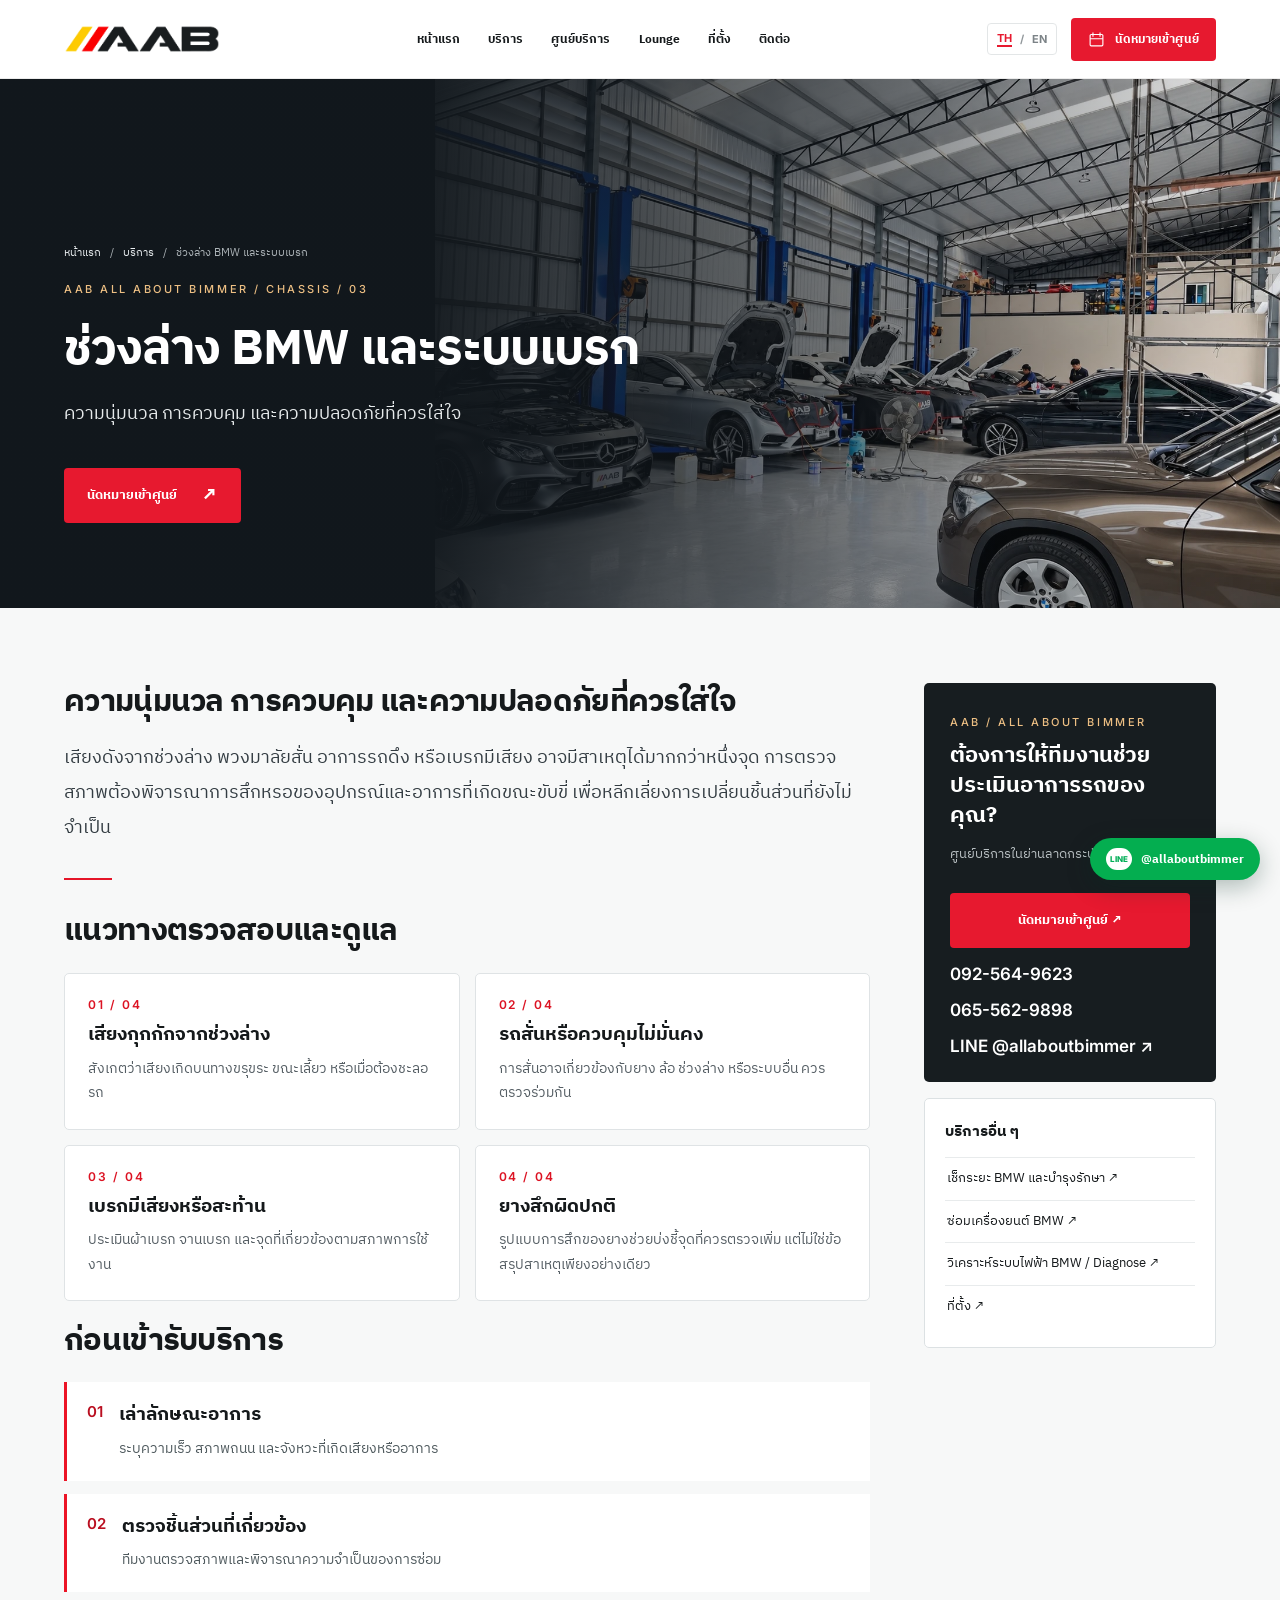
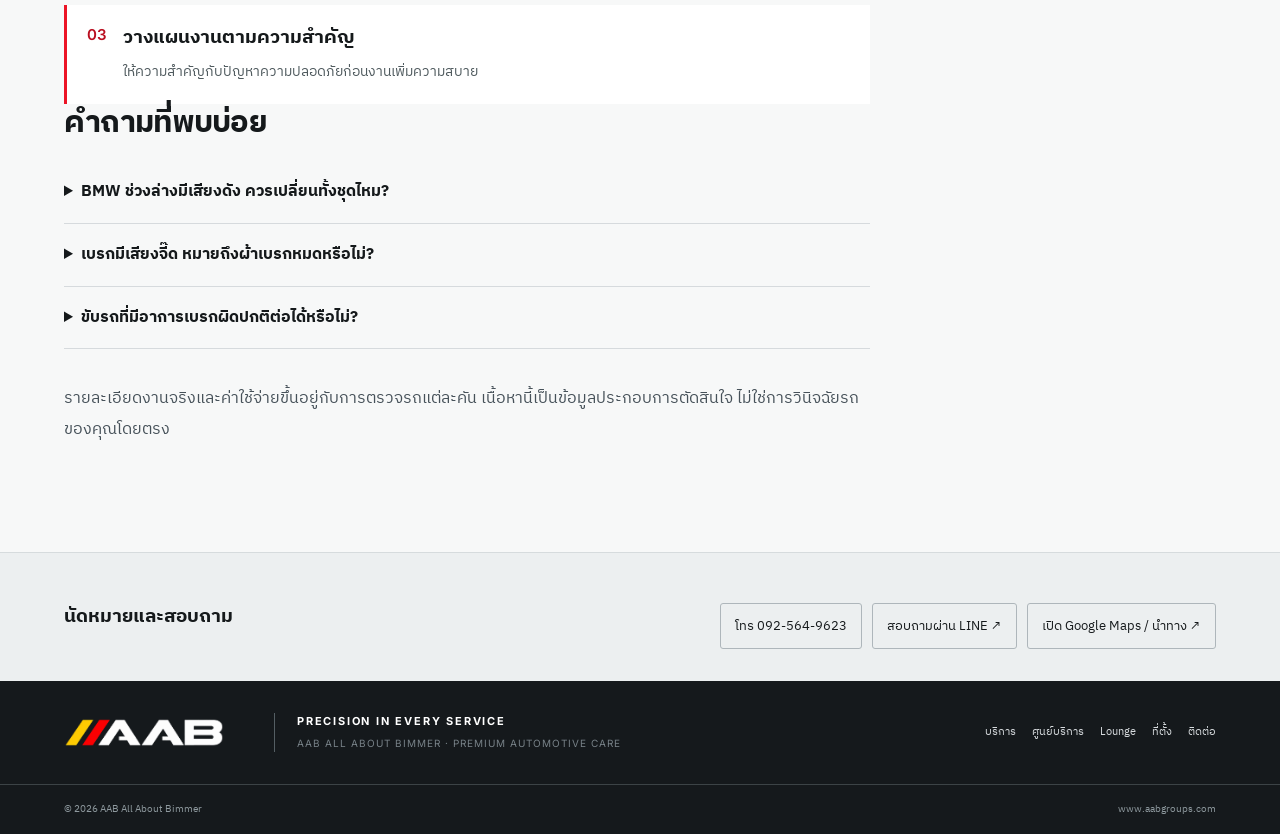
<file: th/services/bmw-suspension-brakes/index.html>
<!doctype html><html lang="th"><head><meta charset="utf-8"><meta name="viewport" content="width=device-width,initial-scale=1"><meta name="theme-color" content="#15191b"><meta name="robots" content="index,follow,max-image-preview:large"><title>ซ่อมช่วงล่าง BMW และระบบเบรก | ลาดกระบัง – AAB</title><meta name="description" content="ช่วงล่าง BMW มีเสียง รถสั่น เบรกมีเสียง หรือรู้สึกไม่มั่นคง? AAB ลาดกระบังรับสอบถามการตรวจระบบช่วงล่าง เบรกและการสึกหรอ"><link rel="canonical" href="https://www.aabgroups.com/th/services/bmw-suspension-brakes/"><link rel="alternate" hreflang="th" href="https://www.aabgroups.com/th/services/bmw-suspension-brakes/">
<link rel="alternate" hreflang="en" href="https://www.aabgroups.com/en/services/bmw-suspension-brakes/">
<link rel="alternate" hreflang="x-default" href="https://www.aabgroups.com/th/services/bmw-suspension-brakes/"><meta property="og:type" content="website"><meta property="og:site_name" content="AAB All About Bimmer"><meta property="og:title" content="ซ่อมช่วงล่าง BMW และระบบเบรก | ลาดกระบัง – AAB"><meta property="og:description" content="ช่วงล่าง BMW มีเสียง รถสั่น เบรกมีเสียง หรือรู้สึกไม่มั่นคง? AAB ลาดกระบังรับสอบถามการตรวจระบบช่วงล่าง เบรกและการสึกหรอ"><meta property="og:url" content="https://www.aabgroups.com/th/services/bmw-suspension-brakes/"><meta property="og:image" content="https://www.aabgroups.com/assets/service-3.webp"><meta name="twitter:card" content="summary_large_image"><link rel="icon" href="../../../assets/favicon.svg"><link rel="preconnect" href="https://fonts.googleapis.com"><link rel="preconnect" href="https://fonts.gstatic.com" crossorigin><link href="https://fonts.googleapis.com/css2?family=IBM+Plex+Sans+Thai:wght@300;400;500;600;700&family=Inter:wght@400;500;600;700;800&family=Oxanium:wght@300;400;500;600&display=swap" rel="stylesheet"><link rel="stylesheet" href="../../../styles.css"><link rel="stylesheet" href="../../../seo-pages.css"><script type="application/ld+json">{"@context":"https://schema.org","@type":"AutoRepair","@id":"https://www.aabgroups.com/#business","name":"AAB All About Bimmer","alternateName":["AAB HQ","All About Bimmer","AAB"],"url":"https://www.aabgroups.com/","telephone":["+66925649623","+66655629898"],"image":"https://www.aabgroups.com/assets/building.webp","logo":"https://www.aabgroups.com/assets/aab-logo-dark.png","hasMap":"https://maps.app.goo.gl/ARmTnQv1AniRZeXv5?g_st=ic","address":{"@type":"PostalAddress","addressLocality":"Lat Krabang","addressRegion":"Bangkok","postalCode":"10520","addressCountry":"TH"},"areaServed":[{"@type":"Place","name":"Lat Krabang, Bangkok"},{"@type":"Place","name":"Bangkok, Thailand"}],"sameAs":["https://line.me/R/ti/p/@allaboutbimmer"]}</script><script type="application/ld+json">{"@context":"https://schema.org","@type":"WebPage","@id":"https://www.aabgroups.com/th/services/bmw-suspension-brakes/#webpage","url":"https://www.aabgroups.com/th/services/bmw-suspension-brakes/","name":"ซ่อมช่วงล่าง BMW และระบบเบรก | ลาดกระบัง – AAB","description":"ช่วงล่าง BMW มีเสียง รถสั่น เบรกมีเสียง หรือรู้สึกไม่มั่นคง? AAB ลาดกระบังรับสอบถามการตรวจระบบช่วงล่าง เบรกและการสึกหรอ","inLanguage":"th","isPartOf":{"@id":"https://www.aabgroups.com/#website"},"about":{"@id":"https://www.aabgroups.com/#business"}}</script><script type="application/ld+json">{"@context":"https://schema.org","@type":"Service","@id":"https://www.aabgroups.com/th/services/bmw-suspension-brakes/#service","name":"ช่วงล่าง BMW และระบบเบรก","serviceType":"BMW Suspension & Brakes","description":"เสียงดังจากช่วงล่าง พวงมาลัยสั่น อาการรถดึง หรือเบรกมีเสียง อาจมีสาเหตุได้มากกว่าหนึ่งจุด การตรวจสภาพต้องพิจารณาการสึกหรอของอุปกรณ์และอาการที่เกิดขณะขับขี่ เพื่อหลีกเลี่ยงการเปลี่ยนชิ้นส่วนที่ยังไม่จำเป็น","provider":{"@id":"https://www.aabgroups.com/#business"},"areaServed":{"@type":"Place","name":"Lat Krabang, Bangkok, Thailand"}}</script><script type="application/ld+json">{"@context":"https://schema.org","@type":"BreadcrumbList","itemListElement":[{"@type":"ListItem","position":1,"name":"หน้าแรก","item":"https://www.aabgroups.com/th/"},{"@type":"ListItem","position":2,"name":"บริการ","item":"https://www.aabgroups.com/th/#services"},{"@type":"ListItem","position":3,"name":"ช่วงล่าง BMW และระบบเบรก","item":"https://www.aabgroups.com/th/services/bmw-suspension-brakes/"}]}</script><script type="application/ld+json">{"@context":"https://schema.org","@type":"FAQPage","mainEntity":[{"@type":"Question","name":"BMW ช่วงล่างมีเสียงดัง ควรเปลี่ยนทั้งชุดไหม?","acceptedAnswer":{"@type":"Answer","text":"ไม่ควรสรุปจากเสียงเพียงอย่างเดียว ต้องตรวจให้พบจุดที่สึกหรอหรือหลวมก่อนจึงกำหนดรายการซ่อม"}},{"@type":"Question","name":"เบรกมีเสียงจี๊ด หมายถึงผ้าเบรกหมดหรือไม่?","acceptedAnswer":{"@type":"Answer","text":"ไม่เสมอไป เสียงอาจเกิดได้จากหลายปัจจัย ควรตรวจความหนาผ้าเบรก สภาพจาน และความผิดปกติอื่น"}},{"@type":"Question","name":"ขับรถที่มีอาการเบรกผิดปกติต่อได้หรือไม่?","acceptedAnswer":{"@type":"Answer","text":"ถ้าเบรกตอบสนองลดลง มีเสียงรุนแรงหรือมีไฟเตือนระบบเบรก ควรหยุดใช้รถในที่ปลอดภัยและขอความช่วยเหลือ"}}]}</script></head><body data-language="th"><a class="skip" href="#main">ข้ามไปยังเนื้อหาหลัก</a><header class="header" id="top"><div class="container header-inner"><a class="logo" href="../../" aria-label="AAB All About Bimmer"><img src="../../../assets/aab-logo-dark.png" width="1474" height="273" alt="AAB All About Bimmer"></a><nav class="nav" id="primaryNav" aria-label="Main navigation"><a href="../../">หน้าแรก</a><a href="../../#services">บริการ</a><a href="../../#workshop">ศูนย์บริการ</a><a href="../../#lounge">Lounge</a><a href="../../location/">ที่ตั้ง</a><a href="../../#contact">ติดต่อ</a></nav><div class="nav-actions"><div class="language" aria-label="Language"><a class="lang-switch active" href="./" lang="th">TH</a><span aria-hidden="true">/</span><a class="lang-switch " href="../../../en/services/bmw-suspension-brakes/" lang="en">EN</a></div><a class="nav-book" href="../../#booking"><svg viewBox="0 0 24 24" aria-hidden="true"><rect x="3" y="5" width="18" height="16" rx="1.5"/><path d="M7 2v6M17 2v6M3 11h18"/></svg><span>นัดหมายเข้าศูนย์</span></a><button id="navToggle" class="nav-toggle" aria-label="Menu" aria-expanded="false" aria-controls="primaryNav"><span></span><span></span><span></span></button></div></div></header><main id="main"><section class="seo-hero"><img src="../../../assets/workshop-wide.webp" width="1447" height="1087" alt="ช่วงล่าง BMW และระบบเบรก - AAB All About Bimmer" fetchpriority="high"><div class="container seo-hero-inner"><nav class="seo-breadcrumb" aria-label="Breadcrumb"><a href="../../">หน้าแรก</a><span> / </span><a href="../../#services">บริการ</a><span> / </span><span>ช่วงล่าง BMW และระบบเบรก</span></nav><span class="seo-eyebrow">AAB ALL ABOUT BIMMER / CHASSIS / 03</span><h1>ช่วงล่าง BMW และระบบเบรก</h1><p>ความนุ่มนวล การควบคุม และความปลอดภัยที่ควรใส่ใจ</p><a class="button button-red" href="../../#booking">นัดหมายเข้าศูนย์ <span aria-hidden="true">↗</span></a></div></section><div class="seo-body"><div class="container seo-layout"><article class="seo-copy"><h2>ความนุ่มนวล การควบคุม และความปลอดภัยที่ควรใส่ใจ</h2><p class="lead">เสียงดังจากช่วงล่าง พวงมาลัยสั่น อาการรถดึง หรือเบรกมีเสียง อาจมีสาเหตุได้มากกว่าหนึ่งจุด การตรวจสภาพต้องพิจารณาการสึกหรอของอุปกรณ์และอาการที่เกิดขณะขับขี่ เพื่อหลีกเลี่ยงการเปลี่ยนชิ้นส่วนที่ยังไม่จำเป็น</p><div class="seo-rule"></div><section aria-labelledby="scope"><h2 id="scope">แนวทางตรวจสอบและดูแล</h2><div class="seo-point-list"><div class="seo-point"><span class="seo-point-num">01 / 04</span><h3>เสียงกุกกักจากช่วงล่าง</h3><p>สังเกตว่าเสียงเกิดบนทางขรุขระ ขณะเลี้ยว หรือเมื่อต้องชะลอรถ</p></div><div class="seo-point"><span class="seo-point-num">02 / 04</span><h3>รถสั่นหรือควบคุมไม่มั่นคง</h3><p>การสั่นอาจเกี่ยวข้องกับยาง ล้อ ช่วงล่าง หรือระบบอื่น ควรตรวจร่วมกัน</p></div><div class="seo-point"><span class="seo-point-num">03 / 04</span><h3>เบรกมีเสียงหรือสะท้าน</h3><p>ประเมินผ้าเบรก จานเบรก และจุดที่เกี่ยวข้องตามสภาพการใช้งาน</p></div><div class="seo-point"><span class="seo-point-num">04 / 04</span><h3>ยางสึกผิดปกติ</h3><p>รูปแบบการสึกของยางช่วยบ่งชี้จุดที่ควรตรวจเพิ่ม แต่ไม่ใช่ข้อสรุปสาเหตุเพียงอย่างเดียว</p></div></div></section><section aria-labelledby="preparing"><h2 id="preparing">ก่อนเข้ารับบริการ</h2><div class="seo-steps"><div class="seo-step"><b>01</b><div><h3>เล่าลักษณะอาการ</h3><p>ระบุความเร็ว สภาพถนน และจังหวะที่เกิดเสียงหรืออาการ</p></div></div><div class="seo-step"><b>02</b><div><h3>ตรวจชิ้นส่วนที่เกี่ยวข้อง</h3><p>ทีมงานตรวจสภาพและพิจารณาความจำเป็นของการซ่อม</p></div></div><div class="seo-step"><b>03</b><div><h3>วางแผนงานตามความสำคัญ</h3><p>ให้ความสำคัญกับปัญหาความปลอดภัยก่อนงานเพิ่มความสบาย</p></div></div></div></section><section class="seo-faq" aria-labelledby="faq"><h2 id="faq">คำถามที่พบบ่อย</h2><details><summary>BMW ช่วงล่างมีเสียงดัง ควรเปลี่ยนทั้งชุดไหม?</summary><p>ไม่ควรสรุปจากเสียงเพียงอย่างเดียว ต้องตรวจให้พบจุดที่สึกหรอหรือหลวมก่อนจึงกำหนดรายการซ่อม</p></details><details><summary>เบรกมีเสียงจี๊ด หมายถึงผ้าเบรกหมดหรือไม่?</summary><p>ไม่เสมอไป เสียงอาจเกิดได้จากหลายปัจจัย ควรตรวจความหนาผ้าเบรก สภาพจาน และความผิดปกติอื่น</p></details><details><summary>ขับรถที่มีอาการเบรกผิดปกติต่อได้หรือไม่?</summary><p>ถ้าเบรกตอบสนองลดลง มีเสียงรุนแรงหรือมีไฟเตือนระบบเบรก ควรหยุดใช้รถในที่ปลอดภัยและขอความช่วยเหลือ</p></details></section><p class="seo-notice">รายละเอียดงานจริงและค่าใช้จ่ายขึ้นอยู่กับการตรวจรถแต่ละคัน เนื้อหานี้เป็นข้อมูลประกอบการตัดสินใจ ไม่ใช่การวินิจฉัยรถของคุณโดยตรง</p></article><aside class="seo-aside"><div class="seo-side-box"><span class="seo-eyebrow">AAB / ALL ABOUT BIMMER</span><h2>ต้องการให้ทีมงานช่วยประเมินอาการรถของคุณ?</h2><p>ศูนย์บริการในย่านลาดกระบัง กรุงเทพฯ</p><a class="button button-red" href="../../#booking">นัดหมายเข้าศูนย์ ↗</a><a class="side-tel" href="tel:+66925649623">092-564-9623</a><a class="side-tel" href="tel:+66655629898">065-562-9898</a><a class="side-tel" href="https://line.me/R/ti/p/@allaboutbimmer" target="_blank" rel="noopener noreferrer">LINE @allaboutbimmer ↗</a></div><div class="seo-related"><strong>บริการอื่น ๆ</strong><a href="../bmw-maintenance/">เช็กระยะ BMW และบำรุงรักษา ↗</a><a href="../bmw-engine-repair/">ซ่อมเครื่องยนต์ BMW ↗</a><a href="../bmw-electrical-diagnostics/">วิเคราะห์ระบบไฟฟ้า BMW / Diagnose ↗</a><a href="../../location/">ที่ตั้ง ↗</a></div></aside></div></div><section class="seo-support-band"><div class="container seo-support-band-inner"><strong>นัดหมายและสอบถาม</strong><div class="seo-quicklinks"><a href="tel:+66925649623">โทร 092-564-9623</a><a href="https://line.me/R/ti/p/@allaboutbimmer" target="_blank" rel="noopener noreferrer">สอบถามผ่าน LINE ↗</a><a href="https://maps.app.goo.gl/ARmTnQv1AniRZeXv5?g_st=ic" target="_blank" rel="noopener noreferrer">เปิด Google Maps / นำทาง ↗</a></div></div></section></main><footer class="footer"><div class="container footer-top"><a class="footer-brand" href="../../"><img src="../../../assets/aab-logo-white.png" width="1474" height="273" alt="AAB All About Bimmer"></a><p>PRECISION IN EVERY SERVICE<small>AAB ALL ABOUT BIMMER · PREMIUM AUTOMOTIVE CARE</small></p><nav aria-label="Footer navigation"><a href="../../#services">บริการ</a><a href="../../#workshop">ศูนย์บริการ</a><a href="../../#lounge">Lounge</a><a href="../../location/">ที่ตั้ง</a><a href="../../#contact">ติดต่อ</a></nav></div><div class="container footer-bottom"><span>© 2026 AAB All About Bimmer</span><span>www.aabgroups.com</span></div></footer><a class="float-line" href="https://line.me/R/ti/p/@allaboutbimmer" target="_blank" rel="noopener noreferrer" aria-label="Open LINE Official"><span>LINE</span><b>@allaboutbimmer</b></a><script src="../../../script.js" defer></script></body></html>
</file>
<file: styles.css>
/* AAB / Luxury High-End Service Center — Final bilingual production CSS */
:root{--red:#e7192f;--red-dark:#be1525;--ink:#15191b;--steel:#70767b;--off:#f5f5f3;--gold:#d6c4a1;--line:#e1e3e5;--max:1440px;--gutter:clamp(20px,5vw,76px);--font:'IBM Plex Sans Thai','Inter',Tahoma,sans-serif}
*,*:before,*:after{box-sizing:border-box}html{scroll-behavior:smooth;scroll-padding-top:85px}body{margin:0;background:white;color:var(--ink);font:400 15px/1.75 var(--font);-webkit-font-smoothing:antialiased}img{display:block;max-width:100%;height:auto}a{text-decoration:none;color:inherit}button,input,select,textarea{font:inherit}button{cursor:pointer}button:disabled{opacity:.5;cursor:not-allowed}a:focus-visible,button:focus-visible,input:focus-visible,select:focus-visible,textarea:focus-visible{outline:3px solid #edbd49;outline-offset:3px}.container{max-width:var(--max);padding-inline:var(--gutter);margin-inline:auto}.skip{position:absolute;top:-80px;left:12px;z-index:300;background:#fff;padding:10px 16px}.skip:focus{top:12px}.section{padding-block:clamp(65px,7.6vw,112px)}.eyebrow{color:var(--red);font:800 11px/1.4 Inter,Arial,sans-serif;letter-spacing:2.3px;text-transform:uppercase}.button{display:inline-flex;align-items:center;justify-content:center;gap:24px;padding:15px 22px;min-height:51px;border:1px solid transparent;border-radius:4px;font-size:13px;font-weight:700;transition:transform .2s,background .2s;white-space:normal}.button:hover{transform:translateY(-2px)}.button span{font-size:19px;line-height:1}.button-red{background:var(--red);color:white}.button-red:hover{background:var(--red-dark)}.button-light{background:#0c1117a8;border-color:#ffffff9c;color:white}.button-light:hover{background:#171b1f}.button-dark{background:#232a2d;color:white}.button-dark:hover{background:#42484a}
/* NAV — authentic unwarped logo, 2-language switch */
.header{background:#fffffff2;backdrop-filter:blur(18px);position:sticky;top:0;z-index:100;border-bottom:1px solid #ebebeb;min-height:78px}.header-inner{min-height:78px;display:flex;align-items:center;gap:22px}.logo{display:flex;align-items:center;flex:none;width:156px}.logo img{display:block;width:100%;height:auto;object-fit:contain}.nav{display:flex;align-items:center;gap:clamp(14px,2.2vw,36px);margin-inline:auto;white-space:nowrap}.nav a{font-size:12px;font-weight:700;transition:color .2s}.nav a:hover{color:var(--red)}.nav-actions{display:flex;align-items:center;gap:14px}.language{display:flex;align-items:center;gap:8px;border:1px solid #e3e6e7;padding:7px 9px;border-radius:4px;color:#92989c;font:700 11px Inter,Arial,sans-serif}.lang-switch{color:#7c8387}.lang-switch:hover,.lang-switch.active{color:var(--red)}.lang-switch.active{border-bottom:2px solid var(--red)}.nav-book{display:flex;gap:10px;align-items:center;justify-content:center;min-height:42px;padding:11px 17px;border-radius:4px;background:var(--red);color:white;font-size:12px;font-weight:700;white-space:nowrap}.nav-book:hover{background:var(--red-dark)}.nav-book svg{width:17px;height:17px;stroke:white;fill:none;stroke-width:1.6}.nav-toggle{border:1px solid #d8dadd;display:none;width:42px;height:42px;flex-direction:column;justify-content:center;align-items:center;gap:5px;background:#fff;border-radius:4px}.nav-toggle span{width:19px;height:2px;background:#16191d}
/* HERO */
.hero{height:clamp(540px,49vw,730px);position:relative;overflow:hidden;isolation:isolate;background:#192023;color:#fff}.hero-image{position:absolute;inset:0;width:100%;height:100%;object-fit:cover;object-position:center 41%;z-index:-3}.hero-shadow{position:absolute;inset:0;z-index:-2;background:linear-gradient(90deg,rgba(6,11,16,.87),rgba(8,13,18,.75) 23%,rgba(7,12,18,.46) 45%,rgba(7,12,18,.06) 78%),linear-gradient(0deg,rgba(7,12,16,.45),transparent 27%)}.hero-body{height:100%;display:flex;align-items:center;position:relative}.hero-text{padding:24px 0 45px;max-width:680px}.hero-kicker{display:flex;align-items:center;gap:12px;color:#f2efed;font:700 10px Inter,Arial,sans-serif;letter-spacing:3px}.hero-kicker>span{width:30px;height:2px;background:var(--red)}.hero h1{margin:20px 0 21px;font-size:clamp(42px,5.1vw,72px);line-height:1.2;font-weight:700;letter-spacing:-.04em;text-wrap:balance}.hero h1 span,.hero h1 strong{display:block}.hero h1 strong{color:#e4cfa7;font-weight:700}.hero p{max-width:550px;margin:0 0 30px;font-size:clamp(14px,1.32vw,17px);line-height:1.9;color:#f6f7f7}.hero-buttons{display:flex;gap:12px;flex-wrap:wrap}.hero-foot{position:absolute;bottom:17px;left:0;right:0;display:flex;justify-content:space-between;gap:18px;font:700 9px Inter,sans-serif;letter-spacing:2px;color:#fffc}
body[data-language="en"] .hero h1{font-family:'Oxanium',Inter,sans-serif;font-weight:500;font-size:clamp(45px,5vw,73px);letter-spacing:.005em;line-height:1.08}body[data-language="en"] .hero h1 strong{font-weight:500}
/* FEATURE STRIP */
.features{background:white;border-bottom:1px solid var(--line)}.feature-row{display:grid;grid-template-columns:repeat(4,minmax(0,1fr));padding-block:23px}.feature{display:flex;align-items:center;gap:13px;border-right:1px solid #dce0e0;padding-inline:22px;min-width:0}.feature:first-child{padding-left:0}.feature:last-child{border-right:0;padding-right:0}.feature svg{width:40px;height:40px;fill:none;stroke:var(--ink);stroke-width:1.6;flex:none;stroke-linecap:round;stroke-linejoin:round}.feature strong{display:block;font-size:13px;line-height:1.5}.feature span{display:block;font-size:11px;color:#7c8388;line-height:1.5}
/* SERVICES */
.services{background:#f2f3f4}.section-top{display:flex;justify-content:space-between;align-items:end;gap:30px;margin-bottom:30px}.section-top h2{margin:8px 0 3px;font-size:clamp(27px,3.1vw,43px);letter-spacing:-.045em;line-height:1.3}.desc{font-size:14px;color:#697177;margin:0}.outline-link{flex:none;display:flex;gap:13px;align-items:center;font-size:12px;font-weight:700;border-bottom:1px solid #71777b;padding-bottom:6px}.outline-link span{font-size:18px;color:var(--red)}.service-grid{display:grid;grid-template-columns:repeat(4,minmax(0,1fr));gap:13px}.service-card{background:white;border:1px solid #e4e7e8;border-radius:7px;overflow:hidden;box-shadow:0 12px 38px #12203208;min-width:0;transition:box-shadow .25s,transform .25s}.service-card:hover{box-shadow:0 17px 38px #12203220;transform:translateY(-3px)}.service-img{display:block;width:100%;aspect-ratio:2.16;overflow:hidden;background:#c6ccce}.service-img img{width:100%;height:100%;object-fit:cover;transition:transform .35s}.service-img:hover img{transform:scale(1.04)}.service-content{padding:17px 17px 19px;min-height:205px;display:flex;flex-direction:column}.service-no{font:700 10px Inter,Arial,sans-serif;letter-spacing:1px;color:#b3bbc0}.service-content h3{margin:7px 0 4px;font-size:17px;line-height:1.45;letter-spacing:-.025em}.service-content p{font-size:12px;line-height:1.8;color:#788086;margin:0 0 11px}.service-content>a{display:flex;gap:8px;align-items:center;margin-top:auto;color:var(--red);font-size:11px;font-weight:700}.service-content>a span{font-size:17px}
/* WORKSHOP */
.workshop{background:#fff}.workshop-layout{display:grid;grid-template-columns:minmax(245px,.75fr) minmax(0,2.1fr);gap:clamp(23px,3.3vw,49px);align-items:stretch}.workshop-intro{padding-top:6px}.workshop-intro h2{font-size:clamp(28px,2.8vw,41px);line-height:1.3;letter-spacing:-.035em;margin:13px 0 17px}.workshop-intro p{color:#687076;font-size:13px;line-height:1.95;margin:0 0 18px}.checks{list-style:none;padding:0;margin:19px 0 26px}.checks li{display:flex;align-items:flex-start;gap:11px;font-size:12px;line-height:1.7;margin:8px 0}.checks li span{display:inline-grid;place-items:center;border-radius:50%;background:var(--red);width:18px;height:18px;flex:none;color:white;font-size:11px;font-family:Arial;margin-top:2px}.workshop-photos{display:grid;grid-template-columns:1.55fr 1fr;gap:11px;min-width:0}.bay{position:relative;overflow:hidden;min-height:420px;margin:0;background:#d6dcdf;border-radius:5px}.bay img{width:100%;height:100%;position:absolute;inset:0;object-fit:cover}.bay-a img{object-position:46% center}.bay-b img{object-position:72% center}.bay:after{content:'';position:absolute;bottom:0;height:45%;left:0;right:0;background:linear-gradient(transparent,#080c0de3)}.bay figcaption{position:absolute;bottom:19px;left:20px;right:12px;z-index:2;color:#fff;font:700 11px Inter,sans-serif;letter-spacing:1px;line-height:1.5}
/* LOUNGE */
.lounge{display:grid;grid-template-columns:56% 44%;background:#f6f5f1}.lounge-visual{min-height:500px;position:relative;overflow:hidden}.lounge-visual>img{width:100%;height:100%;position:absolute;inset:0;object-fit:cover;object-position:center 49%}.concept-badge{position:absolute;bottom:15px;left:20px;padding:7px 10px;background:#0e111acc;color:white;font-size:11px;max-width:calc(100% - 40px)}.lounge-copy{padding:clamp(46px,5vw,86px) clamp(27px,5vw,86px);display:flex;flex-direction:column;justify-content:center}.lounge-copy h2{font:700 clamp(32px,3.6vw,53px)/1.14 Inter,Arial,sans-serif;letter-spacing:-.04em;margin:15px 0 12px}.lounge-copy h3{margin:0 0 14px;font-size:19px;line-height:1.5}.lounge-copy p{font-size:13px;color:#666e72;max-width:530px;line-height:2;margin:0}.amenities{display:grid;grid-template-columns:1fr 1fr;gap:20px 16px;margin-top:34px}.amenities>div{display:flex;align-items:center;gap:11px;font-size:12px;font-weight:500}.amenities svg{width:24px;height:24px;flex:none;stroke:var(--ink);stroke-width:1.5;fill:none;stroke-linecap:round;stroke-linejoin:round}
/* LOCATION */
.location{background:#fff}.location-layout{display:grid;grid-template-columns:37% minmax(0,63%);gap:35px;align-items:center}.location-text h2{font-size:clamp(30px,3vw,44px);letter-spacing:-.05em;margin:11px 0}.location-text p{color:#6b7478;line-height:1.95;font-size:13px;margin:0 0 20px}.location-pin{display:flex;gap:12px;padding-block:20px;margin-block:12px 22px;border-top:1px solid #e4e6e8;border-bottom:1px solid #e4e6e8}.location-pin svg{width:27px;height:27px;fill:none;stroke:var(--red);stroke-width:1.8;flex:none}.location-pin strong{display:block;font-size:14px}.location-pin small{display:block;font-size:11px;color:#859095;line-height:1.7;margin-top:3px}.map-image{position:relative;display:block;border-radius:6px;overflow:hidden;border:1px solid #dce0e2;box-shadow:0 13px 40px #222e331a;min-height:365px;background:#ecf0f1}.map-image>img{display:block;width:100%;height:365px;object-fit:cover;object-position:center 43%}.map-image:hover>img{filter:contrast(1.04)}.map-overlay{position:absolute;left:15px;right:15px;bottom:14px;padding:12px 14px;display:flex;gap:10px;align-items:center;background:#151a1eed;color:white;border-radius:4px;font-size:12px;font-weight:600}.map-overlay svg{width:19px;height:19px;stroke:#ff3c4c;fill:none;stroke-width:1.8;flex:none}.map-overlay b{font:700 17px Inter,sans-serif;margin-left:auto}
/* CONTACT */
.contact{background:#f1f2f3}.contact-title{margin-bottom:28px}.contact-title h2{font-size:clamp(30px,3.2vw,45px);letter-spacing:-.05em;line-height:1.4;margin:7px 0}.contact-title p{max-width:740px;font-size:13px;color:#6e777d;margin:0}.contact-grid{display:grid;grid-template-columns:1fr 1.05fr;gap:30px;align-items:start}.contact-details{min-width:0}.contact-methods{display:grid;grid-template-columns:repeat(2,minmax(0,1fr));gap:10px}.contact-methods>a{display:flex;align-items:center;gap:9px;min-width:0;padding:19px 14px;background:#fff;border:1px solid #e1e4e4;border-radius:5px;min-height:96px}.contact-methods>a:hover{border-color:#ed7884}.method-icon{font-size:22px;color:var(--red);width:23px;flex:none}.method-icon.line-icon{font:bold 9px Inter,Arial,sans-serif;background:#00c850;color:white;width:27px;height:27px;border-radius:50%;display:grid;place-items:center;flex:none}.contact-methods small{display:block;color:#949c9e;font-size:10px}.contact-methods strong{display:block;font-size:clamp(11px,1.16vw,15px);font-weight:700;line-height:1.3;overflow-wrap:anywhere}.method-arrow{font-size:15px;color:#a5adb0;margin-left:auto;align-self:flex-start}.qr-panel{margin-top:13px;padding:18px;display:flex;align-items:center;gap:20px;background:white;border:1px solid #e1e4e4;border-radius:5px}.qr-panel img{width:146px;height:146px;flex:none;object-fit:contain;image-rendering:auto}.qr-panel strong{font:800 14px Inter,sans-serif}.qr-panel p{color:#67737a;font-size:12px;margin:5px 0 13px}.qr-panel span{color:#08a84a;font-size:12px;font-weight:700}.booking{background:#fff;padding:clamp(20px,2.5vw,34px);border:1px solid #e1e4e4;border-radius:6px;scroll-margin-top:110px}.booking-head p{font-size:12px;color:#667077;margin:8px 0 22px}.fields{display:grid;grid-template-columns:1fr 1fr;gap:15px}.fields label{display:flex;flex-direction:column;gap:6px;font-size:12px;font-weight:600}.fields label.full{grid-column:1/-1}.fields input,.fields select,.fields textarea{display:block;width:100%;padding:10px 12px;min-height:44px;background:#fafbfb;border:1px solid #d8dddf;color:#191f22;border-radius:3px;outline:none;font-size:13px}.fields input:focus,.fields textarea:focus,.fields select:focus{border-color:var(--red)}.fields textarea{resize:vertical;min-height:80px}.booking-submit{width:100%;margin-top:20px}.disclaimer{display:block;margin-top:12px;font-size:10px;color:#838b90;line-height:1.8}.prepared{background:#f0f1f1;padding:17px;border:1px solid #cbd1d3;margin-top:20px}.prepared h3{font-size:13px;margin:0 0 8px}.prepared textarea{width:100%;padding:10px;border:1px solid #cdd0d1;font-size:12px;min-height:160px;resize:vertical;background:white}.prepared-actions{display:flex;gap:9px;flex-wrap:wrap;margin-top:10px}.prepared-actions .button{font-size:11px}.prepared #copyFeedback{font-size:12px;color:#1a7841}
/* FOOTER */
.footer{background:#15191c;color:white}.footer-top{display:grid;grid-template-columns:190px 1fr 1.2fr;gap:20px;align-items:center;padding-block:32px}.footer-brand img{width:160px;height:auto;object-fit:contain}.footer-top p{font:700 11px/1.5 Inter,sans-serif;letter-spacing:1.8px;margin:0;border-left:1px solid #545e63;padding-left:22px}.footer-top p small{display:block;color:#778187;font:400 10px/1.8 Inter,sans-serif;letter-spacing:1px;margin-top:4px}.footer-top nav{display:flex;justify-content:flex-end;flex-wrap:wrap;gap:16px}.footer-top nav a{font-size:11px;color:#d6dadd}.footer-top nav a:hover{color:#fff}.footer-bottom{display:flex;justify-content:space-between;gap:14px;padding-block:16px;border-top:1px solid #3c4346;font-size:10px;color:#8e999e}.float-line{position:fixed;right:20px;bottom:20px;z-index:80;background:#04ae50;box-shadow:0 7px 24px #052d214d;color:white;border-radius:30px;padding:10px 16px;display:flex;gap:9px;align-items:center;font-size:12px}.float-line span{background:#fff;border-radius:20px;color:#00ae56;font:800 8px Inter,sans-serif;padding:6px 4px}.float-line:hover{background:#048b42}
@media(max-width:1220px){.nav{gap:15px}.nav-book{padding:10px}.logo{width:130px}.workshop-layout{grid-template-columns:minmax(220px,.78fr) minmax(0,2fr)}.bay{min-height:400px}.lounge-copy{padding:45px}.feature{padding-inline:13px}.feature svg{width:32px;height:32px}}
@media(max-width:980px){.header,.header-inner{min-height:71px}.nav-toggle{display:flex}.nav{display:none;position:absolute;top:71px;left:0;right:0;padding:10px var(--gutter) 23px;background:white;box-shadow:0 16px 20px #1112;flex-direction:column;align-items:stretch;gap:0}.nav.is-open{display:flex}.nav a{padding:13px;border-bottom:1px solid #e9eaea}.nav-actions{margin-left:auto}.feature-row{grid-template-columns:1fr 1fr;gap:15px 5px}.feature:nth-child(2){border-right:0}.feature:nth-child(3){padding-left:0}.feature{padding-block:10px}.service-grid{grid-template-columns:repeat(2,minmax(0,1fr))}.workshop-layout{grid-template-columns:1fr}.workshop-intro{max-width:760px}.workshop-photos{min-height:420px}.lounge-copy{padding:40px 30px}.lounge{grid-template-columns:50% 50%}.lounge-visual{min-height:475px}.location-layout{grid-template-columns:1fr 1.2fr;gap:20px}.contact-grid{grid-template-columns:1fr}}
@media(max-width:680px){:root{--gutter:21px}.header,.header-inner{min-height:66px}.nav{top:66px}.logo{width:112px}.nav-actions{gap:9px}.nav-book{min-height:39px;padding:10px 11px;font-size:10px}.nav-book svg{width:15px;height:15px}.language{gap:5px;padding:5px 6px;font-size:10px}.nav-toggle{width:38px;height:39px}.hero{height:720px;min-height:630px}.hero-image{object-position:67% 47%}.hero-shadow{background:linear-gradient(0deg,#090f13f2 0%,#080d12ca 32%,#10181f38 66%,#10181f11 90%),linear-gradient(90deg,#070b101c,#070b101a)}.hero-body{align-items:flex-end}.hero-text{padding-bottom:105px}.hero h1{font-size:clamp(36px,8vw,53px);margin:15px 0}.hero p{font-size:13px;line-height:1.85;margin-bottom:19px}.hero-kicker{font-size:9px;letter-spacing:1.5px}.hero-foot{font-size:8px;bottom:18px}.hero-foot span:last-child{display:none}.hero-buttons .button{min-height:48px;font-size:12px;padding:12px 15px}.feature-row{padding-block:13px}.feature{gap:9px}.feature strong{font-size:11px}.feature span{font-size:9px}.feature svg{width:27px;height:27px}.section{padding-block:63px}.section-top{align-items:start;flex-direction:column;gap:10px}.section-top h2{font-size:27px}.service-grid{grid-template-columns:1fr 1fr;gap:9px}.service-content{padding:13px;min-height:219px}.service-content h3{font-size:14px}.service-content p{font-size:11px}.service-content>a{font-size:10px}.service-img{aspect-ratio:1.75}.workshop-photos{grid-template-columns:1fr 1fr;gap:7px}.bay{min-height:270px}.bay figcaption{font-size:9px;left:9px;bottom:11px}.lounge{grid-template-columns:1fr}.lounge-visual{height:380px;min-height:0}.lounge-copy{padding:52px var(--gutter)}.lounge-copy h2{font-size:37px}.location-layout{grid-template-columns:1fr;gap:22px}.map-image>img{height:270px}.map-image{min-height:270px}.map-overlay{font-size:11px}.contact-methods>a{padding:12px 10px;min-height:87px}.contact-methods strong{font-size:12px}.qr-panel img{width:125px;height:125px}.footer-top{grid-template-columns:1fr;gap:15px}.footer-top p{border-left:none;padding-left:0}.footer-top nav{justify-content:flex-start}.footer-bottom span:last-child{display:none}.float-line{bottom:13px;right:12px}}
@media(max-width:400px){.nav-book span{display:none}.nav-book{width:39px}.hero{height:690px}.hero h1{font-size:34px}.hero-text{padding-bottom:93px}.feature-row{grid-template-columns:1fr 1fr}.feature{padding-inline:4px}.feature svg{width:25px;height:25px}.feature strong{font-size:10px}.service-grid{grid-template-columns:1fr}.service-img{aspect-ratio:2.2}.service-content{min-height:unset}.service-content h3{font-size:18px}.service-content p{font-size:12px}.workshop-photos{grid-template-columns:1fr}.bay{min-height:320px}.lounge-visual{height:300px}.fields{grid-template-columns:1fr}.fields label.full{grid-column:auto}.contact-methods{grid-template-columns:1fr}.qr-panel{gap:12px}.qr-panel img{width:118px;height:118px}}
@media(prefers-reduced-motion:reduce){html{scroll-behavior:auto}*,*:before,*:after{animation-duration:.01ms!important;transition-duration:.01ms!important}}


/* AAB: LIVE GOOGLE MAPS — only the landing-page location map; desktop + mobile. */
.map-embed { position:relative; height:365px; min-height:365px; width:100%; min-width:0; overflow:hidden; border-radius:6px; border:1px solid #dce0e2; box-shadow:0 13px 40px #222e331a; background:#ecf0f1 url("assets/aab-map-no-private-pin.webp") center/cover no-repeat; isolation:isolate; }
.map-embed iframe { display:block; width:100%; height:100%; border:0; background:transparent; }
.map-embed-open { position:absolute; z-index:1; bottom:15px; left:15px; right:15px; display:flex; align-items:center; justify-content:center; gap:9px; min-height:47px; padding:11px 15px; border-radius:4px; background:#151a1e; color:#fff; font-weight:600; font-size:12px; line-height:1.5; box-shadow:0 8px 24px #111a2280; text-decoration:none; border:1px solid #ffffff30; transition:background .2s,transform .2s; }
.map-embed-open:hover,.map-embed-open:focus-visible { background:#e31228; color:#fff; transform:translateY(-1px); }
.map-embed-open svg { fill:none; stroke:#ff4b58; stroke-width:1.8; width:20px; height:20px; flex:none; }
.map-embed-open:hover svg,.map-embed-open:focus-visible svg { stroke:#fff; }
.map-embed-open span { margin-left:auto; font-family:Inter,sans-serif; font-size:18px; }
@media (max-width:680px) { .map-embed { height:300px; min-height:300px; } .map-embed-open { left:10px; right:10px; bottom:10px; font-size:11px; padding:11px 12px; } }
</file>
<file: seo-pages.css>
/* Additional SEO subpages — does not change homepage design */
.seo-hero{background:#15191c;color:#fff;position:relative;overflow:hidden;min-height:415px;display:flex;align-items:center}.seo-hero>img{position:absolute;right:0;top:0;width:66%;height:100%;object-fit:cover;object-position:center}.seo-hero:after{content:"";position:absolute;inset:0;background:linear-gradient(90deg,#11171cfb 0%,#11171cf4 34%,#11171c90 65%,#11171c12 100%)}.seo-hero-inner{position:relative;z-index:1;width:100%;padding-top:90px;padding-bottom:85px}.seo-hero h1{font-size:clamp(35px,3.8vw,58px);letter-spacing:-1px;line-height:1.25;max-width:690px;margin:17px 0}.seo-hero p{max-width:650px;font-size:clamp(14px,1.4vw,18px);line-height:1.8;color:#e6eaeb}.seo-eyebrow{font:500 11px Inter,sans-serif;letter-spacing:.23em;color:#edbf83}.seo-hero .button{margin-top:20px}.seo-breadcrumb{margin-top:75px;margin-bottom:13px;display:flex;gap:9px;flex-wrap:wrap;font-size:11px;color:#adb4b8}.seo-breadcrumb a{color:#ebeff1}.seo-body{padding:75px 0 90px;background:#f7f8f8}.seo-layout{display:grid;grid-template-columns:minmax(0,1fr) 292px;gap:54px}.seo-copy h2{font-size:clamp(25px,2.4vw,38px);font-weight:800;letter-spacing:-.7px;line-height:1.3;margin:40px 0 18px}.seo-copy h2:first-child{margin-top:0}.seo-copy h3{font-size:19px;line-height:1.4;margin:0 0 8px}.seo-copy>p,.seo-copy section>p{font-size:16px;line-height:1.95;color:#465159}.seo-copy .lead{font-size:18px;color:#333c42;line-height:1.95}.seo-rule{height:2px;width:48px;background:#e51528;margin:32px 0}.seo-point-list{display:grid;grid-template-columns:1fr 1fr;gap:15px;margin:21px 0}.seo-point{background:#fff;border:1px solid #dfe3e5;padding:23px;border-radius:5px}.seo-point-num{font:600 12px Inter,sans-serif;letter-spacing:.16em;color:#dc1323;display:block;margin-bottom:10px}.seo-point p{line-height:1.75;font-size:14px;color:#555e64;margin:0}.seo-steps{display:grid;gap:13px;margin-top:20px}.seo-step{display:flex;gap:16px;padding:20px;background:#fff;border-left:3px solid #ec1426}.seo-step b{display:block;flex:none;color:#ba0f20;font:600 15px Inter,sans-serif}.seo-step p{margin:5px 0 0;color:#4f5a5e;font-size:14px;line-height:1.7}.seo-faq details{border-bottom:1px solid #d6dadd;padding:18px 0}.seo-faq summary{font-weight:700;font-size:16px;cursor:pointer;line-height:1.6}.seo-faq details p{color:#505d65;line-height:1.85;padding-right:20px}.seo-notice{font-size:12px;color:#727d81;line-height:1.8;margin-top:34px}.seo-aside{align-self:start;position:sticky;top:95px}.seo-side-box{background:#171d20;color:#fff;padding:26px;border-radius:5px;margin-bottom:16px}.seo-side-box h2{font-size:22px;line-height:1.35;margin:6px 0 10px}.seo-side-box p{font-size:13px;line-height:1.75;color:#b9c0c3}.seo-side-box a.button{width:100%;justify-content:center;margin-top:14px}.seo-side-box a.side-tel{display:block;margin-top:16px;font:600 17px Inter,sans-serif;color:#fff}.seo-related{background:#fff;border:1px solid #dce1e3;padding:20px;border-radius:5px}.seo-related strong{font-size:15px;display:block;margin-bottom:12px}.seo-related a{display:block;font-size:13px;padding:11px 2px;border-top:1px solid #e8ebec;line-height:1.5}.seo-related a:hover{color:#e51528}.seo-loc-map{display:block;margin:25px 0;overflow:hidden;border-radius:4px;border:1px solid #dce0e2}.seo-loc-map img{width:100%;height:auto;display:block;object-fit:contain}.seo-loc-map span{display:block;padding:10px;background:#101619;color:white;font-size:12px;text-align:center}.seo-support-band{background:#eceff0;padding:32px 0;border-top:1px solid #d6dbdd}.seo-support-band-inner{display:flex;align-items:center;justify-content:space-between;gap:25px}.seo-support-band strong{font-size:19px}.seo-support-band a{white-space:nowrap}.seo-quicklinks{display:flex;gap:10px;flex-wrap:wrap;margin-top:18px}.seo-quicklinks a{border:1px solid #aeb6bb;border-radius:3px;padding:11px 14px;font-size:13px}.seo-quicklinks a:hover{background:#171d20;color:white}.seo-footer-alt{margin-top:15px}.seo-footer-alt a{color:#e4e7e9;text-decoration:underline}@media(max-width:900px){.seo-layout{grid-template-columns:1fr;gap:30px}.seo-aside{position:static}.seo-hero>img{width:100%;opacity:.54}.seo-hero:after{background:linear-gradient(90deg,#11171cf4,#11171cd0)}.seo-hero-inner{padding-top:85px;padding-bottom:55px}}@media(max-width:600px){.seo-hero{min-height:380px}.seo-breadcrumb{margin-top:54px}.seo-hero h1{font-size:34px}.seo-body{padding:50px 0}.seo-point-list{grid-template-columns:1fr}.seo-copy .lead{font-size:16px}.seo-support-band-inner{flex-direction:column;align-items:flex-start}.seo-side-box{padding:22px}}
</file>
